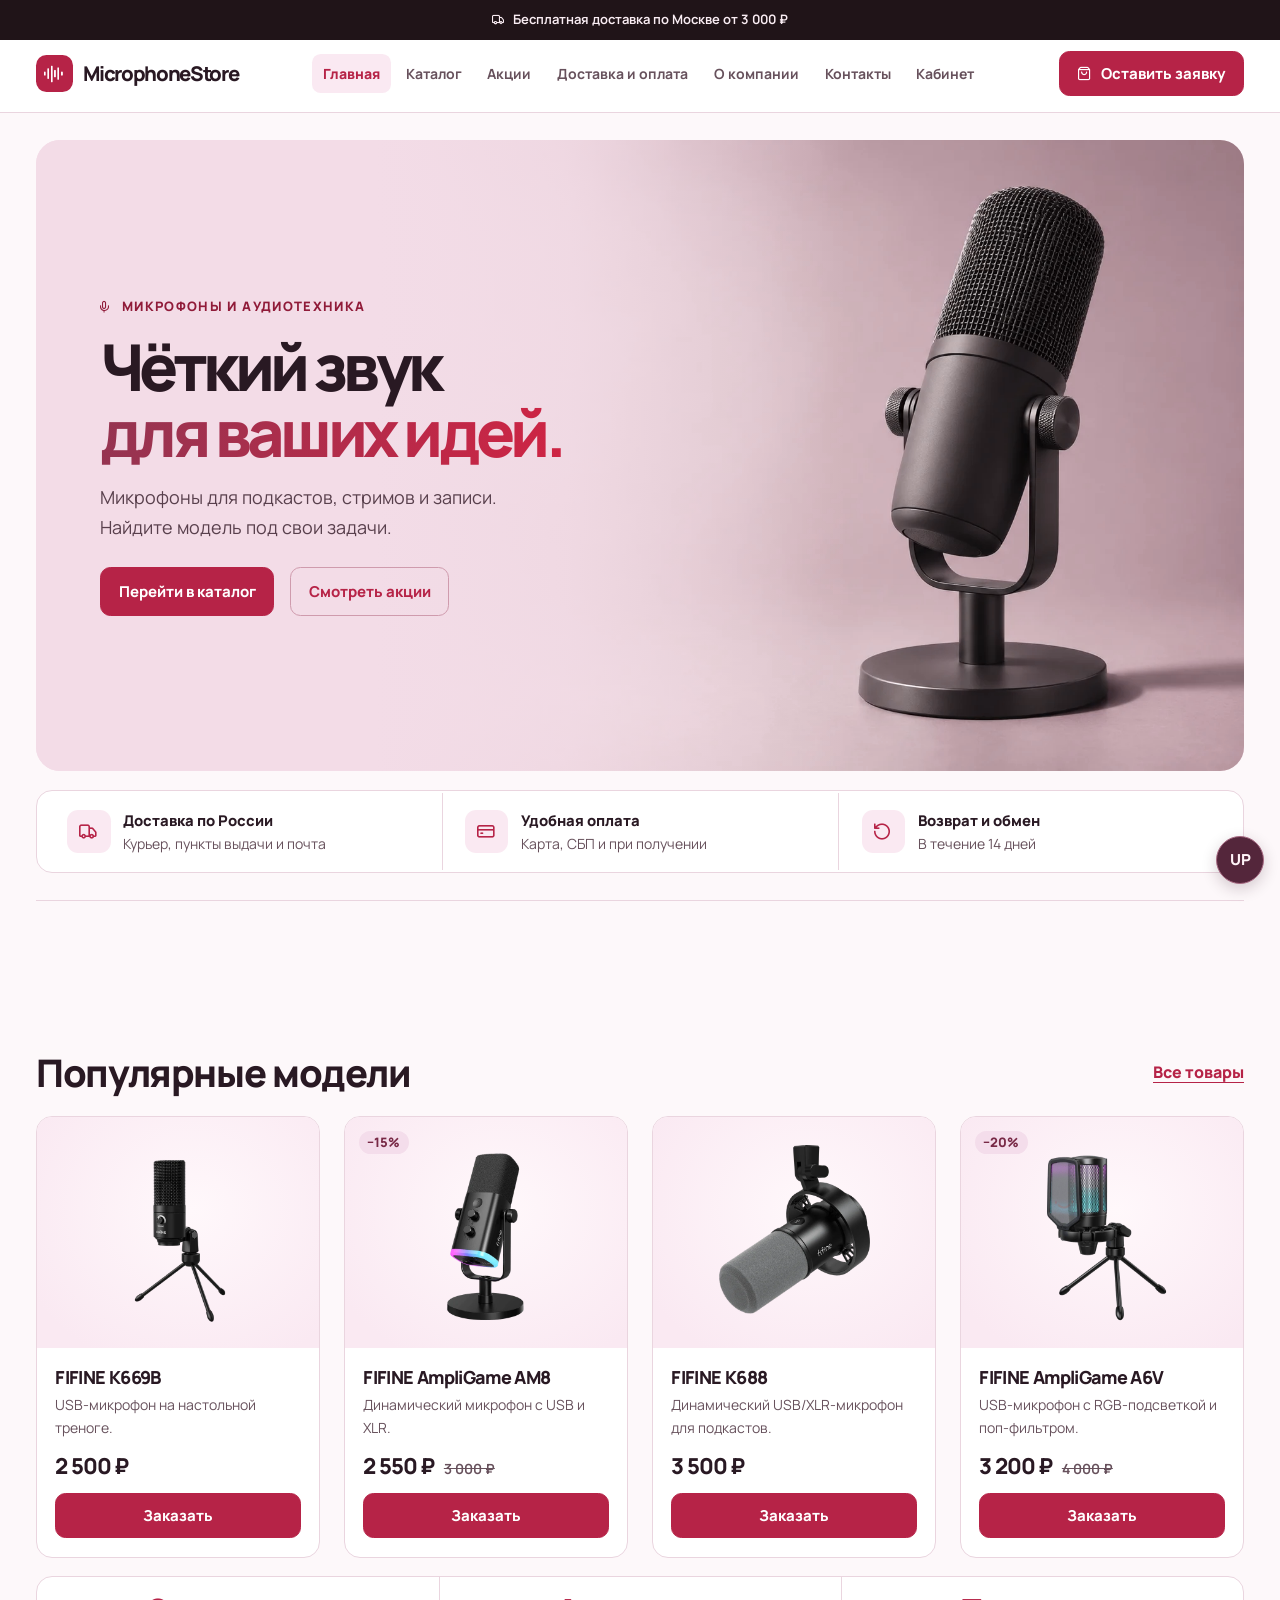
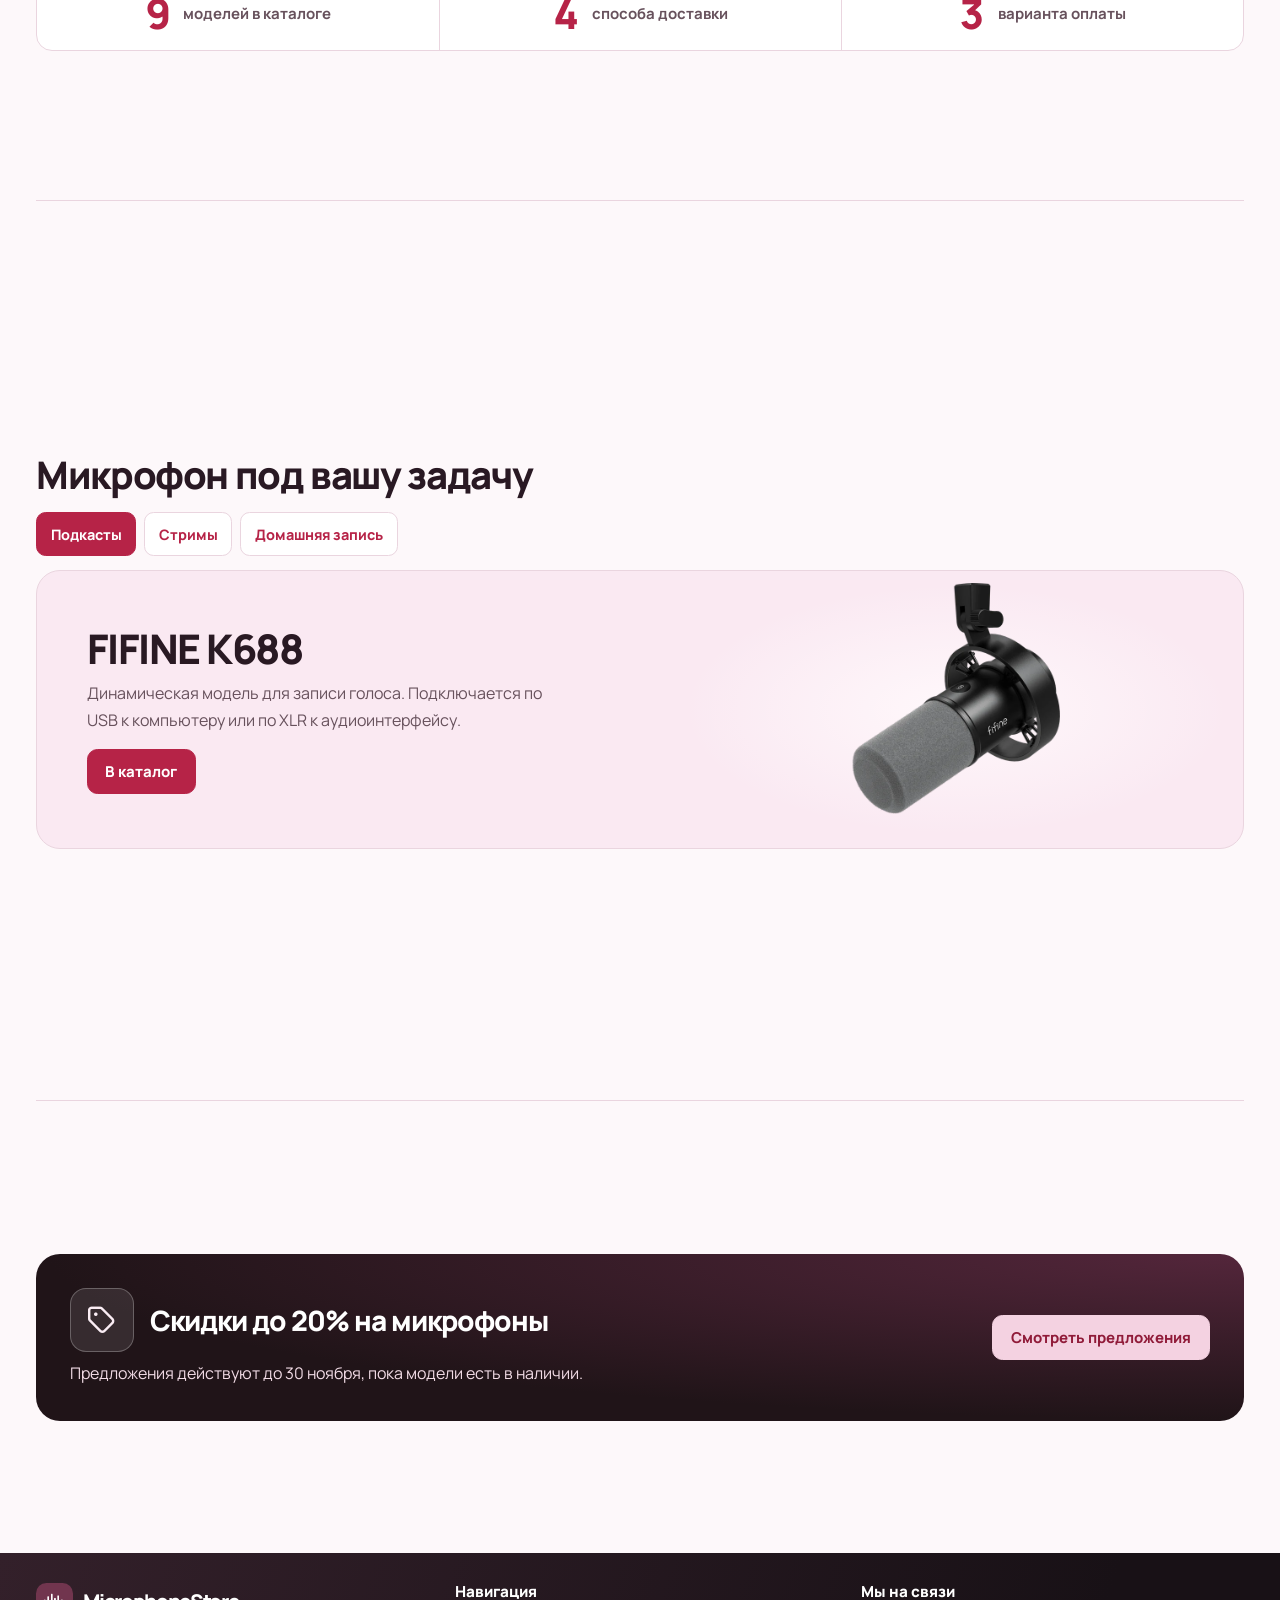
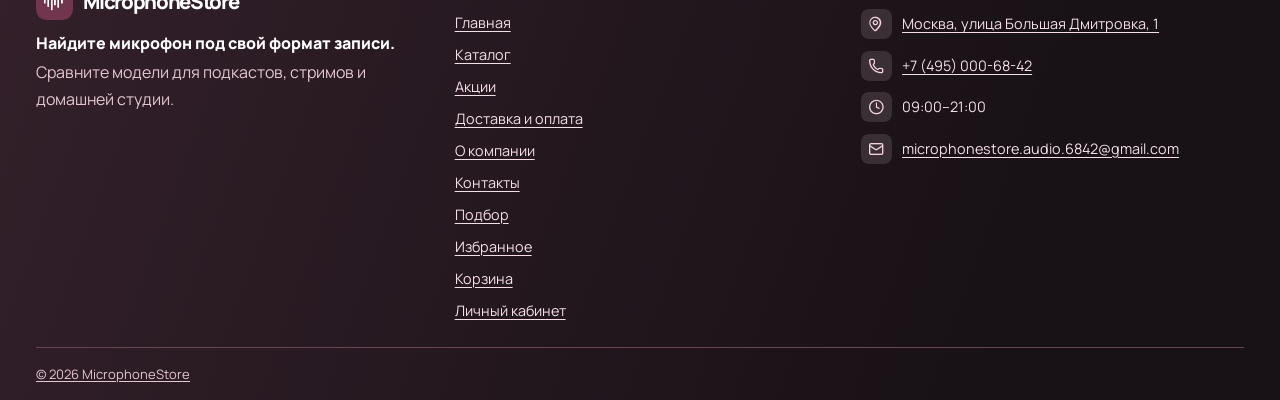
<file: index.html>
<!doctype html>
<html lang="ru" class="screen-document">

<head>
    <meta charset="utf-8">
    <meta name="viewport" content="width=device-width, initial-scale=1">
    <meta name="description" content="Каталог микрофонов для подкастов, стримов и записи. Цены, акции, условия доставки и форма заявки MicrophoneStore.">
    <meta name="theme-color" content="#202940">
    <meta property="og:type" content="website">
    <meta property="og:title" content="MicrophoneStore — микрофоны для записи, подкастов и стримов">
    <meta property="og:description" content="Каталог микрофонов для подкастов, стримов и записи. Цены, акции, условия доставки и форма заявки MicrophoneStore.">
    <title>MicrophoneStore — микрофоны для записи, подкастов и стримов</title>
    <link rel="icon" href="images/favicon.png?v=lucide" type="image/png">
    <link rel="stylesheet" href="css/layout.css">
    <link rel="stylesheet" href="css/style.css">
    <link rel="stylesheet" href="css/home.css">
    <script src="js/main.js" defer></script>
    <script src="js/shop.js" defer></script>
</head>

<body class="storefront screen-page" id="top">
    <a class="btn btn-primary position-absolute visually-hidden-focusable skip-link" href="#main">Перейти к содержанию</a>
    <header class="site-header">
        <div class="shop-announcement">
            <a href="delivery.html#delivery"><i class="icon icon-truck" aria-hidden="true"></i>Бесплатная доставка по Москве от 3 000 ₽</a>
        </div>
        <nav class="navbar navbar-expand-xl shop-nav" aria-label="Основная навигация">
            <div class="container">
                <a class="shop-brand navbar-brand" href="index.html">
                    <span class="shop-brand__mark"><i class="icon icon-soundwave" aria-hidden="true"></i></span>
                    <span>MicrophoneStore</span>
                </a>
                <button class="navbar-toggler" type="button" data-disclosure aria-controls="shop-nav" aria-expanded="false" aria-label="Показать меню">
          <i class="icon icon-list" aria-hidden="true"></i>
        </button>
                <div class="collapse navbar-collapse" id="shop-nav">
                    <ul class="navbar-nav mx-xl-auto gap-1">
                        <li class="nav-item"><a class="nav-link active" href="index.html" aria-current="page">Главная</a></li>
                        <li class="nav-item"><a class="nav-link" href="catalog.html">Каталог</a></li>
                        <li class="nav-item"><a class="nav-link" href="sales.html">Акции</a></li>
                        <li class="nav-item"><a class="nav-link" href="delivery.html">Доставка и оплата</a></li>
                        <li class="nav-item"><a class="nav-link" href="about.html">О компании</a></li>
                        <li class="nav-item"><a class="nav-link" href="contacts.html">Контакты</a></li>
                        <li class="nav-item"><a class="nav-link" href="account.html">Кабинет</a></li>
                    </ul>
                    <div class="pt-3 pt-xl-0"><button class="btn btn-primary" type="button" data-order><i class="icon icon-bag" aria-hidden="true"></i>Оставить заявку</button></div>
                </div>
            </div>
        </nav>
    </header>
    <nav class="mobile-nav" aria-label="Быстрый доступ">
        <a class="mobile-nav__link" href="index.html" aria-current="page">
            <span class="mobile-nav__icon" aria-hidden="true">
        <i class="icon icon-house"></i>
      </span>
            <span>Главная</span>
        </a>
        <a class="mobile-nav__link" href="catalog.html">
            <span class="mobile-nav__icon" aria-hidden="true">
        <i class="icon icon-layout-grid"></i>
      </span>
            <span>Каталог</span>
        </a>
        <a class="mobile-nav__link" href="favorites.html">
            <span class="mobile-nav__icon" aria-hidden="true">
        <i class="icon icon-heart"></i>
      </span>
            <span>Избранное</span>
        </a>
        <a class="mobile-nav__link" href="cart.html">
            <span class="mobile-nav__icon" aria-hidden="true">
        <i class="icon icon-shopping-cart"></i>
        <span class="mobile-nav__count" data-cart-count hidden></span>
            </span>
            <span>Корзина</span>
        </a>
    </nav>
    <main class="container screen-layout" id="main" tabindex="-1">
        <div class="screen-section home-intro">
            <section class="hero" aria-labelledby="hero-title">
                <picture class="hero__photo">
                    <source media="(max-width: 767px)" srcset="images/hero-microphone-mobile.webp">
                    <img src="images/hero-microphone.webp" width="1500" height="1000" alt="" fetchpriority="high">
                </picture>
                <div class="hero__body">
                    <span class="hero__category"><i class="icon icon-mic" aria-hidden="true"></i>Микрофоны и аудиотехника</span>
                    <h1 class="hero__title" id="hero-title">Чёткий звук <span class="d-block">для ваших идей.</span></h1>
                    <p class="hero__description">Микрофоны для подкастов, стримов и записи. Найдите модель под свои задачи.</p>
                    <div class="hero__actions d-flex flex-wrap gap-2 gap-sm-3">
                        <a class="btn btn-primary" href="catalog.html">Перейти в каталог</a>
                        <a class="btn btn-outline-primary" href="sales.html">Смотреть акции</a>
                    </div>
                </div>
            </section>

            <section class="shop-perks" id="advantages" aria-label="Доставка, оплата и возврат">
                <ul class="row row-cols-3 list-unstyled mb-0">
                    <li class="col">
                        <a href="delivery.html#delivery">
                            <span class="shop-icon"><i class="icon icon-truck" aria-hidden="true"></i></span>
                            <span><strong>Доставка по России</strong><small>Курьер, пункты выдачи и почта</small></span>
                        </a>
                    </li>
                    <li class="col">
                        <a href="delivery.html#payment">
                            <span class="shop-icon"><i class="icon icon-credit-card" aria-hidden="true"></i></span>
                            <span><strong>Удобная оплата</strong><small>Карта, СБП и при получении</small></span>
                        </a>
                    </li>
                    <li class="col">
                        <a href="delivery.html#returns">
                            <span class="shop-icon"><i class="icon icon-arrow-repeat" aria-hidden="true"></i></span>
                            <span><strong>Возврат и обмен</strong><small>В течение 14 дней</small></span>
                        </a>
                    </li>
                </ul>
            </section>
        </div>

        <section class="screen-section home-products" id="popular" aria-labelledby="popular-title">
            <div class="section-heading">
                <h2 id="popular-title">Популярные модели</h2>
                <a class="shop-link" href="catalog.html">Все товары</a>
            </div>
            <div class="row products-grid row-cols-2 row-cols-lg-4 g-3 g-xl-4">
                <div class="col" id="product-4" data-price="2500" data-popular>
                    <article class="card product-card h-100">
                        <div class="product-card__media">
                            <img class="product-card__image" src="images/product-4.webp" alt="Микрофон FIFINE K669B" loading="lazy" decoding="async">
                        </div>
                        <div class="card-body">
                            <h3 class="product-card__title">FIFINE K669B</h3>
                            <p class="product-card__description">USB-микрофон на настольной треноге.</p>
                            <p class="product-card__price">
                                <span>2 500 ₽</span>
                            </p>
                            <button class="btn btn-primary product-card__button" type="button" data-order data-product="FIFINE K669B" aria-label="Заказать FIFINE K669B">Заказать</button>
                        </div>
                    </article>
                </div>
                <div class="col" id="product-5" data-price="2550" data-discount data-popular>
                    <article class="card product-card h-100">
                        <div class="product-card__media">
                            <img class="product-card__image" src="images/product-5.webp" alt="Микрофон FIFINE AmpliGame AM8" loading="lazy" decoding="async">
                            <span class="badge rounded-pill product-card__badge"><span class="visually-hidden">Скидка </span>−15%</span>
                        </div>
                        <div class="card-body">
                            <h3 class="product-card__title">FIFINE AmpliGame AM8</h3>
                            <p class="product-card__description">Динамический микрофон с USB и XLR.</p>
                            <p class="product-card__price">
                                <span>2 550 ₽</span>
                                <s class="product-card__old-price"><span class="visually-hidden">Прежняя цена </span>3 000 ₽</s>
                            </p>
                            <button class="btn btn-primary product-card__button" type="button" data-order data-product="FIFINE AmpliGame AM8" aria-label="Заказать FIFINE AmpliGame AM8">Заказать</button>
                        </div>
                    </article>
                </div>
                <div class="col" id="product-6" data-price="3500" data-popular>
                    <article class="card product-card h-100">
                        <div class="product-card__media">
                            <img class="product-card__image" src="images/product-6.webp" alt="Микрофон FIFINE K688" loading="lazy" decoding="async">
                        </div>
                        <div class="card-body">
                            <h3 class="product-card__title">FIFINE K688</h3>
                            <p class="product-card__description">Динамический USB/XLR-микрофон для подкастов.</p>
                            <p class="product-card__price">
                                <span>3 500 ₽</span>
                            </p>
                            <button class="btn btn-primary product-card__button" type="button" data-order data-product="FIFINE K688" aria-label="Заказать FIFINE K688">Заказать</button>
                        </div>
                    </article>
                </div>
                <div class="col" id="product-7" data-price="3200" data-discount data-popular>
                    <article class="card product-card h-100">
                        <div class="product-card__media">
                            <img class="product-card__image" src="images/product-7.webp" alt="Микрофон FIFINE AmpliGame A6V" loading="lazy" decoding="async">
                            <span class="badge rounded-pill product-card__badge"><span class="visually-hidden">Скидка </span>−20%</span>
                        </div>
                        <div class="card-body">
                            <h3 class="product-card__title">FIFINE AmpliGame A6V</h3>
                            <p class="product-card__description">USB-микрофон с RGB-подсветкой и поп-фильтром.</p>
                            <p class="product-card__price">
                                <span>3 200 ₽</span>
                                <s class="product-card__old-price"><span class="visually-hidden">Прежняя цена </span>4 000 ₽</s>
                            </p>
                            <button class="btn btn-primary product-card__button" type="button" data-order data-product="FIFINE AmpliGame A6V" aria-label="Заказать FIFINE AmpliGame A6V">Заказать</button>
                        </div>
                    </article>
                </div>
            </div>
            <ul class="home-stats list-unstyled mb-0" id="home-stats" aria-label="MicrophoneStore в цифрах">
                <li class="home-stat">
                    <strong class="home-stat__number" data-count-up aria-hidden="true">9</strong>
                    <span><span class="visually-hidden">9 </span>моделей в каталоге</span>
                </li>
                <li class="home-stat">
                    <strong class="home-stat__number" data-count-up aria-hidden="true">4</strong>
                    <span><span class="visually-hidden">4 </span>способа доставки</span>
                </li>
                <li class="home-stat">
                    <strong class="home-stat__number" data-count-up aria-hidden="true">3</strong>
                    <span><span class="visually-hidden">3 </span>варианта оплаты</span>
                </li>
            </ul>
        </section>

        <section class="screen-section home-guide" id="choose" aria-labelledby="choose-title">
            <h2 id="choose-title">Микрофон под вашу задачу</h2>
            <div class="nav nav-pills home-guide__tabs" role="tablist" aria-label="Задача записи">
                <button class="nav-link active" id="tab-podcasts" type="button" role="tab" aria-controls="pane-podcasts" aria-selected="true">Подкасты</button>
                <button class="nav-link" id="tab-streaming" type="button" role="tab" aria-controls="pane-streaming" aria-selected="false" tabindex="-1">Стримы</button>
                <button class="nav-link" id="tab-recording" type="button" role="tab" aria-controls="pane-recording" aria-selected="false" tabindex="-1">Домашняя запись</button>
            </div>
            <div class="tab-content">
                <div class="tab-pane active" id="pane-podcasts" role="tabpanel" aria-labelledby="tab-podcasts" tabindex="0">
                    <div class="guide-card">
                        <div class="guide-card__body">
                            <h3>FIFINE K688</h3>
                            <p>Динамическая модель для записи голоса. Подключается по USB к компьютеру или по XLR к аудиоинтерфейсу.</p>
                            <a class="btn btn-primary" href="catalog.html#product-6" aria-label="Посмотреть FIFINE K688 в каталоге">В каталог</a>
                        </div>
                        <div class="guide-card__media">
                            <img src="images/product-6.webp" alt="" width="600" height="600" loading="lazy" decoding="async">
                        </div>
                    </div>
                </div>
                <div class="tab-pane" hidden id="pane-streaming" role="tabpanel" aria-labelledby="tab-streaming" tabindex="0">
                    <div class="guide-card">
                        <div class="guide-card__body">
                            <h3>FIFINE AmpliGame A6V</h3>
                            <p>Настольная USB-модель с RGB-подсветкой и поп-фильтром для игрового стола.</p>
                            <a class="btn btn-primary" href="catalog.html#product-7" aria-label="Посмотреть FIFINE AmpliGame A6V в каталоге">В каталог</a>
                        </div>
                        <div class="guide-card__media">
                            <img src="images/product-7.webp" alt="" width="600" height="600" loading="lazy" decoding="async">
                        </div>
                    </div>
                </div>
                <div class="tab-pane" hidden id="pane-recording" role="tabpanel" aria-labelledby="tab-recording" tabindex="0">
                    <div class="guide-card">
                        <div class="guide-card__body">
                            <h3>FIFINE K669B</h3>
                            <p>Компактная USB-модель на треноге для записи за рабочим столом.</p>
                            <a class="btn btn-primary" href="catalog.html#product-4" aria-label="Посмотреть FIFINE K669B в каталоге">В каталог</a>
                        </div>
                        <div class="guide-card__media">
                            <img src="images/product-4.webp" alt="" width="600" height="600" loading="lazy" decoding="async">
                        </div>
                    </div>
                </div>
            </div>
        </section>

        <section class="screen-section" aria-labelledby="promo-title">
            <div class="promo-panel home-sale d-flex align-items-start align-items-md-center justify-content-between flex-column flex-md-row gap-3">
                <div>
                    <div class="d-flex align-items-center gap-3 mb-2">
                        <span class="promo-panel__icon"><i class="icon icon-tag" aria-hidden="true"></i></span>
                        <h2 class="h3 mb-0" id="promo-title">Скидки до 20% на микрофоны</h2>
                    </div>
                    <p class="mb-0">Предложения действуют до <time datetime="2026-11-30">30 ноября</time>, пока модели есть в наличии.</p>
                </div>
                <a class="btn btn-light flex-shrink-0" href="sales.html">Смотреть предложения</a>
            </div>
        </section>
    </main>
    <footer class="site-footer home-footer" id="contacts">
        <div class="container">
            <div class="row g-4 gx-lg-5">
                <div class="col-lg-4">
                    <a class="shop-brand" href="index.html">
                        <span class="shop-brand__mark"><i class="icon icon-soundwave" aria-hidden="true"></i></span>
                        <span>MicrophoneStore</span>
                    </a>
                    <p class="home-footer__lead">Найдите микрофон под свой формат записи.</p>
                    <p class="home-footer__description">Сравните модели для подкастов, стримов и домашней студии.</p>
                </div>

                <div class="col-lg-8">
                    <div class="row g-4">
                        <nav class="col-sm-6" aria-labelledby="footer-nav-title">
                            <h2 id="footer-nav-title">Навигация</h2>
                            <ul class="list-unstyled site-footer__links d-grid mb-0">
                                <li><a href="index.html" aria-current="page">Главная</a></li>
                                <li><a href="catalog.html">Каталог</a></li>
                                <li><a href="sales.html">Акции</a></li>
                                <li><a href="delivery.html">Доставка и оплата</a></li>
                                <li><a href="about.html">О компании</a></li>
                                <li><a href="contacts.html">Контакты</a></li>
                                <li><a href="index.html#choose">Подбор</a></li>
                                <li><a href="favorites.html">Избранное</a></li>
                                <li><a href="cart.html">Корзина</a></li>
                                <li><a href="account.html">Личный кабинет</a></li>
                            </ul>
                        </nav>

                        <section class="col-sm-6" aria-labelledby="footer-contact-title">
                            <h2 id="footer-contact-title">Мы на связи</h2>
                            <address class="mb-0">
                <ul class="list-unstyled site-footer__contacts mb-0">
                  <li>
                    <i class="icon icon-geo-alt site-footer__contact-icon" aria-hidden="true"></i>
                    <a href="https://yandex.ru/maps/?text=%D0%9C%D0%BE%D1%81%D0%BA%D0%B2%D0%B0%2C%20%D1%83%D0%BB%D0%B8%D1%86%D0%B0%20%D0%91%D0%BE%D0%BB%D1%8C%D1%88%D0%B0%D1%8F%20%D0%94%D0%BC%D0%B8%D1%82%D1%80%D0%BE%D0%B2%D0%BA%D0%B0%2C%201">
                      Москва, улица Большая Дмитровка, 1
                    </a>
                  </li>
                  <li>
                    <i class="icon icon-telephone site-footer__contact-icon" aria-hidden="true"></i>
                    <a href="tel:+74950006842">+7 (495) 000-68-42</a>
                  </li>
                  <li>
                    <i class="icon icon-clock site-footer__contact-icon" aria-hidden="true"></i>
                    <span><span class="visually-hidden">Режим работы </span>09:00–21:00</span>
                  </li>
                  <li>
                    <i class="icon icon-envelope site-footer__contact-icon" aria-hidden="true"></i>
                    <a href="mailto:microphonestore.audio.6842@gmail.com">microphonestore.audio.6842@gmail.com</a>
                  </li>
                </ul>
              </address>
                        </section>
                    </div>
                </div>
            </div>

            <div class="site-footer__fine">
                <span>© 2026 MicrophoneStore</span>
            </div>
        </div>
    </footer>
    <a class="page-up" href="#top" id="page-up" aria-label="Вернуться к началу страницы">UP</a>
    <dialog class="order-dialog" id="order-dialog" aria-labelledby="order-dialog-title" aria-describedby="order-dialog-text">
        <form class="modal-content" id="order-form" novalidate>
            <div class="modal-header">
                <div>
                    <h2 class="modal-title" id="order-dialog-title">Оформление заявки</h2>
                    <p class="mb-0 mt-1" id="selected-product-summary" hidden></p>
                </div>
                <button class="btn-close" type="button" data-close-dialog aria-label="Закрыть"></button>
            </div>
            <div class="modal-body">
                <p class="order-dialog__notice" id="order-dialog-text">Демо-форма. Используйте тестовые данные.</p>
                <input type="hidden" id="selected-product" name="selected-product">
                <div class="row g-3">
                    <div class="col-sm-6">
                        <label class="form-label" for="order-name">Имя</label>
                        <input class="form-control" id="order-name" name="name" autocomplete="given-name" minlength="2" required>
                        <div class="invalid-feedback">Укажите имя из двух или более символов.</div>
                    </div>
                    <div class="col-sm-6">
                        <label class="form-label" for="order-email">Электронная почта</label>
                        <input class="form-control" id="order-email" name="email" type="email" autocomplete="email" required>
                        <div class="invalid-feedback">Укажите адрес электронной почты.</div>
                    </div>
                    <div class="col-sm-6">
                        <label class="form-label" for="order-phone">Телефон</label>
                        <input class="form-control" id="order-phone" name="phone" type="tel" inputmode="tel" autocomplete="tel" placeholder="+7 (900) 000-00-00" aria-describedby="order-phone-feedback" required>
                        <div class="invalid-feedback" id="order-phone-feedback">Укажите номер телефона с кодом города или оператора.</div>
                    </div>
                    <div class="col-sm-6">
                        <label class="form-label" for="order-date">Удобная дата связи</label>
                        <input class="form-control" id="order-date" name="date" type="date">
                    </div>
                    <div class="col-12">
                        <label class="form-label" for="order-topic">Тема заявки</label>
                        <select class="form-select" id="order-topic" name="topic" required>
              <option value="">Выберите тему</option>
              <option value="product">Заказ товара</option>
              <option value="consultation">Консультация</option>
              <option value="delivery">Доставка</option>
            </select>
                        <div class="invalid-feedback">Выберите тему заявки.</div>
                    </div>
                    <div class="col-12">
                        <label class="form-label" for="order-comment">Комментарий <span class="fw-normal text-body-secondary">(по желанию)</span></label>
                        <textarea class="form-control" id="order-comment" name="comment" rows="2" maxlength="500"></textarea>
                    </div>
                    <div class="col-12">
                        <div class="form-check">
                            <input class="form-check-input" id="order-agreement" name="agreement" type="checkbox" required>
                            <label class="form-check-label" for="order-agreement">Подтверждаю, что использую тестовые данные</label>
                            <div class="invalid-feedback">Подтвердите использование тестовых данных.</div>
                        </div>
                    </div>
                </div>
            </div>
            <div class="modal-footer">
                <button class="btn btn-outline-primary" type="button" id="close-order-dialog" data-close-dialog>Закрыть</button>
                <button class="btn btn-primary" type="submit" disabled>Проверить заявку</button>
            </div>
        </form>
    </dialog>
    <div class="toast-container position-fixed end-0 p-3" aria-live="polite" aria-atomic="true">
        <div class="toast" id="success-message" role="status" hidden>
            <div class="d-flex align-items-center gap-2">
                <div class="toast-body"><i class="icon icon-check-circle" aria-hidden="true"></i> Демо-заявка прошла проверку.</div>
                <button class="btn-close ms-auto me-3" type="button" data-close-notice aria-label="Закрыть уведомление"></button>
            </div>
        </div>
    </div>
</body>

</html>
</file>
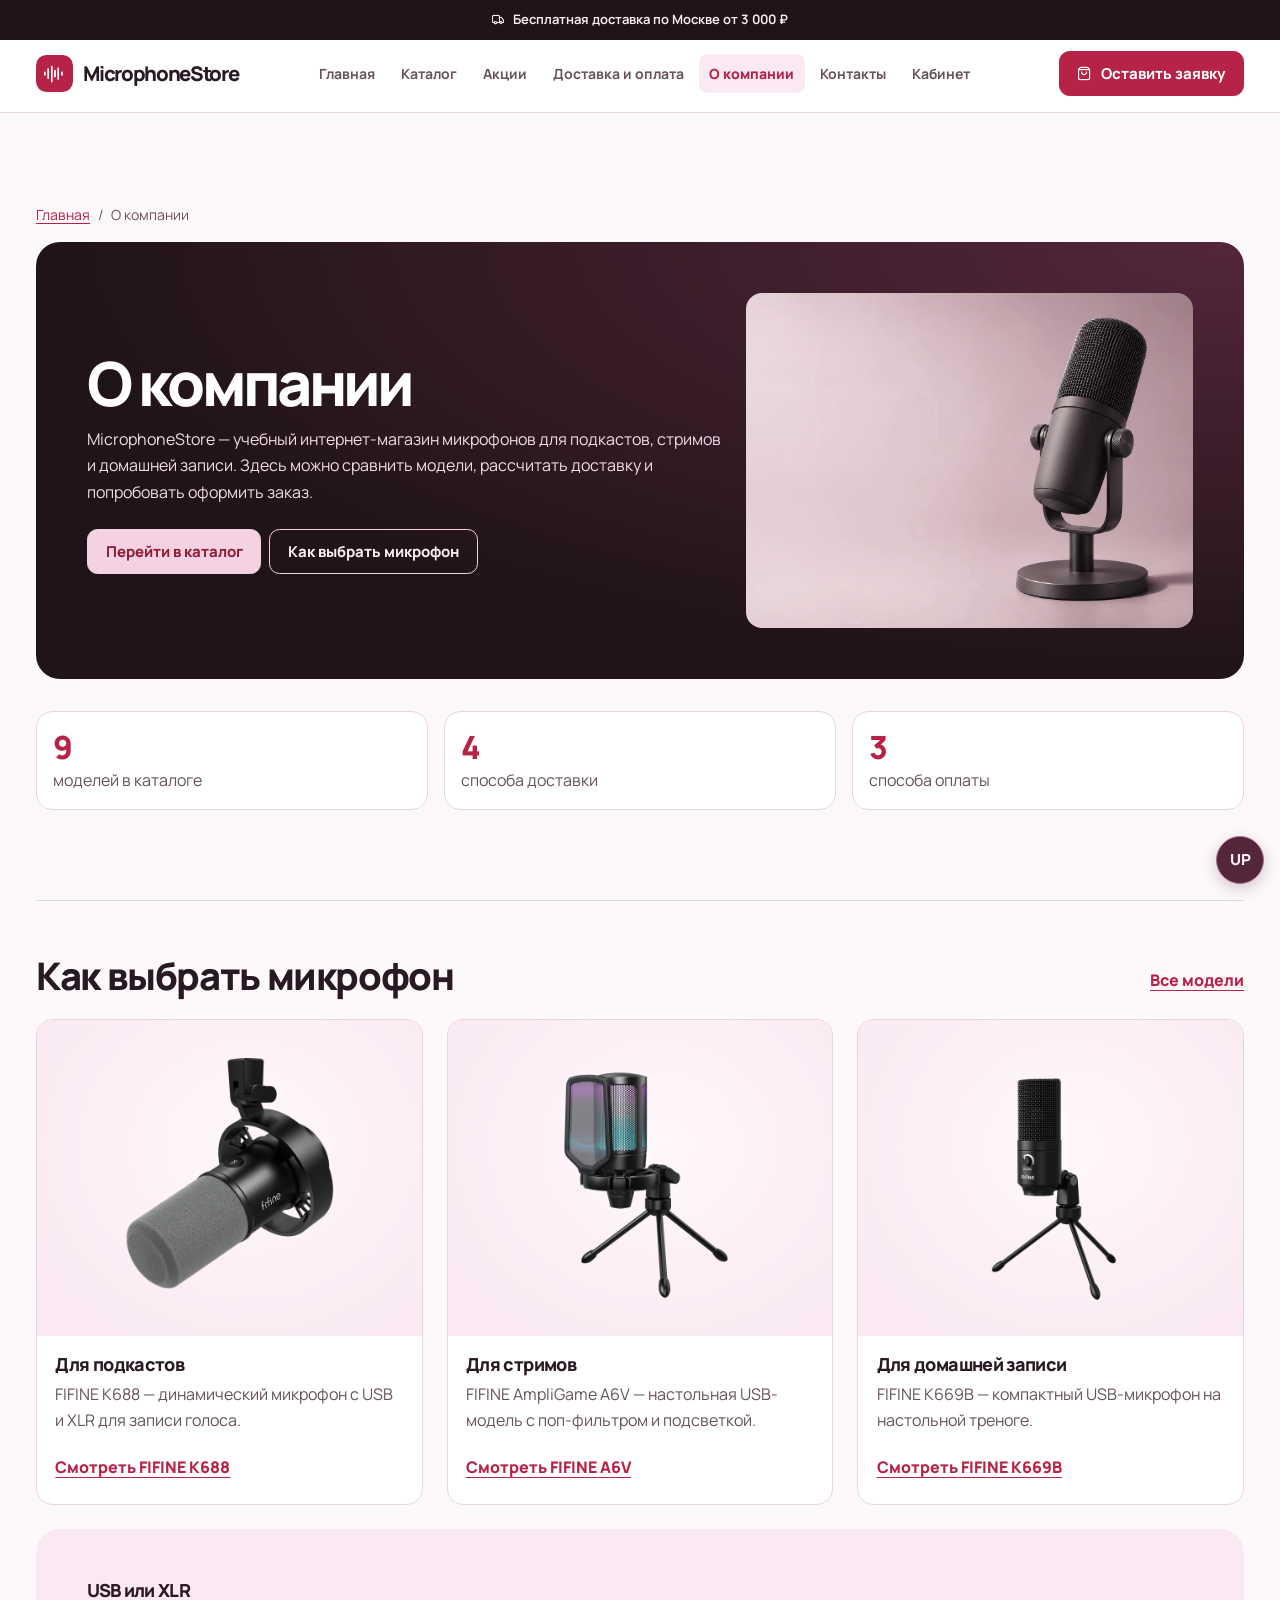
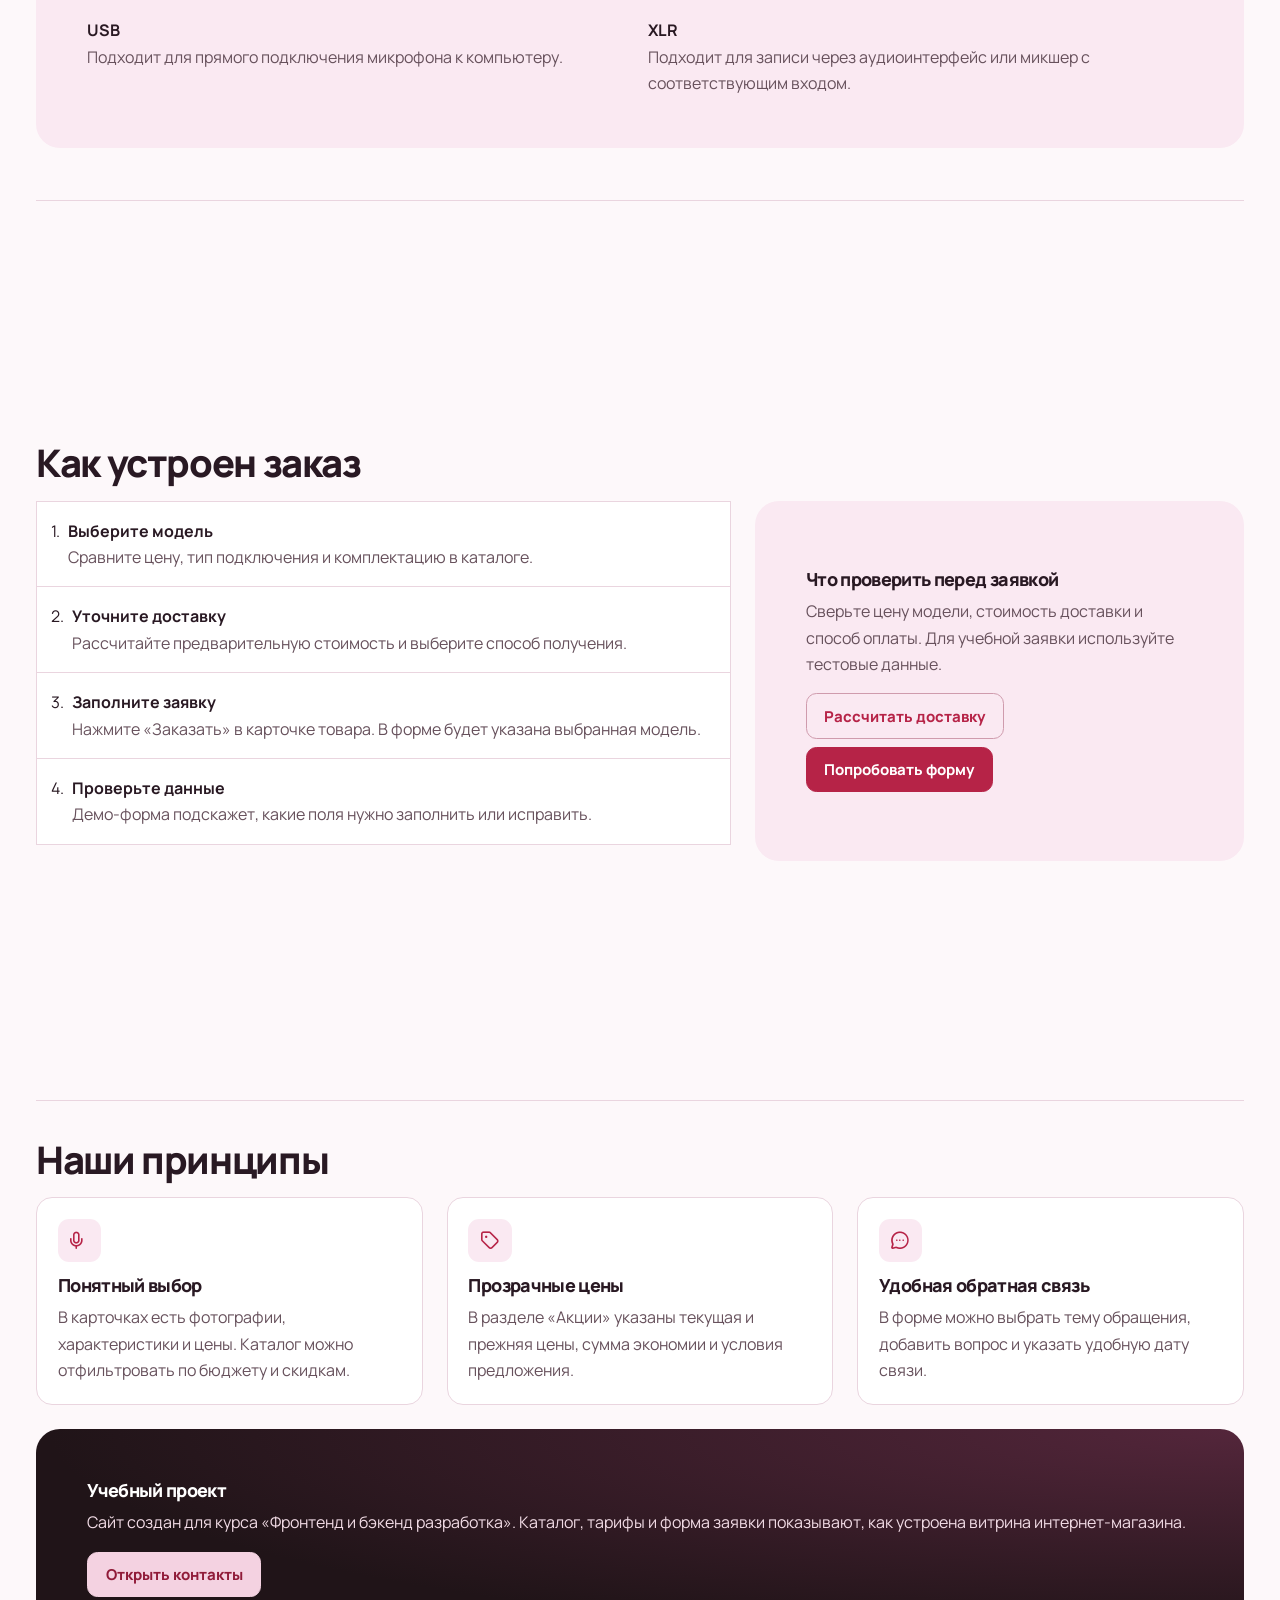
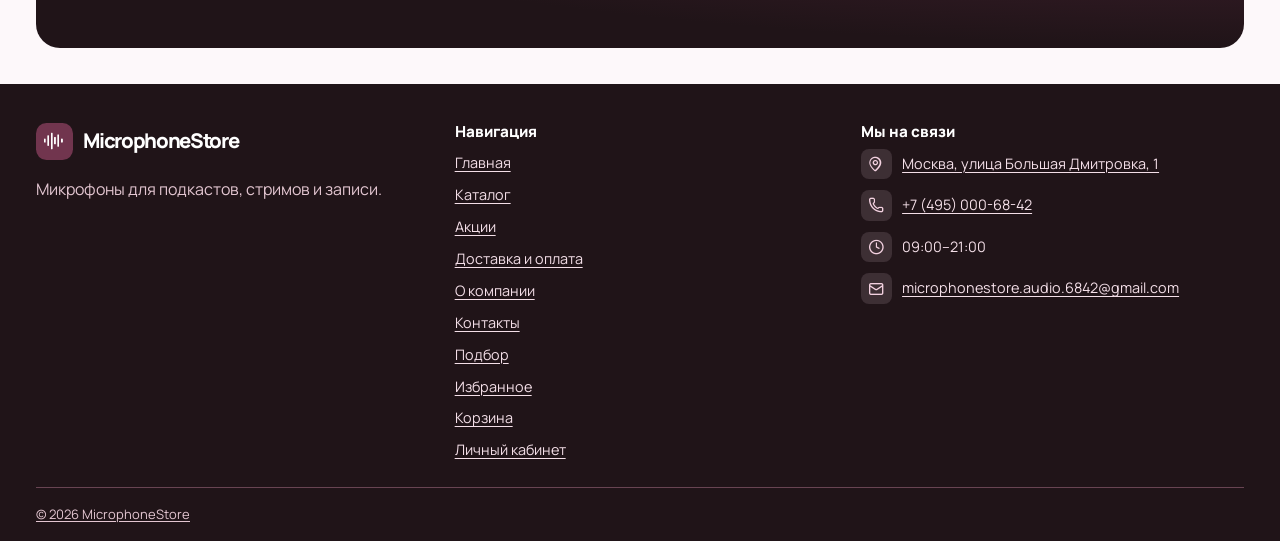
<file: about.html>
<!doctype html>
<html lang="ru" class="screen-document">

<head>
    <meta charset="utf-8">
    <meta name="viewport" content="width=device-width, initial-scale=1">
    <meta name="description" content="О проекте MicrophoneStore, учебном интернет-магазине микрофонов и аудиотехники.">
    <meta name="theme-color" content="#202940">
    <meta property="og:type" content="website">
    <meta property="og:title" content="О компании — MicrophoneStore">
    <meta property="og:description" content="О проекте MicrophoneStore, учебном интернет-магазине микрофонов и аудиотехники.">
    <title>О компании — MicrophoneStore</title>
    <link rel="icon" href="images/favicon.png?v=lucide" type="image/png">
    <link rel="stylesheet" href="css/layout.css">
    <link rel="stylesheet" href="css/style.css">
    <script src="js/main.js" defer></script>
    <script src="js/shop.js" defer></script>
</head>

<body class="storefront screen-page" id="top">
    <a class="btn btn-primary position-absolute visually-hidden-focusable skip-link" href="#main">Перейти к содержанию</a>
    <header class="site-header">
        <div class="shop-announcement">
            <a href="delivery.html#delivery"><i class="icon icon-truck" aria-hidden="true"></i>Бесплатная доставка по Москве от 3 000 ₽</a>
        </div>
        <nav class="navbar navbar-expand-lg shop-nav" aria-label="Основная навигация">
            <div class="container">
                <a class="shop-brand navbar-brand" href="index.html">
                    <span class="shop-brand__mark"><i class="icon icon-soundwave" aria-hidden="true"></i></span>
                    <span>MicrophoneStore</span>
                </a>
                <div class="navbar-collapse d-flex flex-wrap gap-2 pt-lg-0" id="shop-nav">
                    <ul class="navbar-nav flex-row flex-wrap mx-lg-auto gap-1">
                        <li class="nav-item"><a class="nav-link" href="index.html">Главная</a></li>
                        <li class="nav-item"><a class="nav-link" href="catalog.html">Каталог</a></li>
                        <li class="nav-item"><a class="nav-link" href="sales.html">Акции</a></li>
                        <li class="nav-item"><a class="nav-link" href="delivery.html">Доставка и оплата</a></li>
                        <li class="nav-item"><a class="nav-link active" href="about.html" aria-current="page">О компании</a></li>
                        <li class="nav-item"><a class="nav-link" href="contacts.html">Контакты</a></li>
                        <li class="nav-item"><a class="nav-link" href="account.html">Кабинет</a></li>
                    </ul>
                    <button class="btn btn-primary flex-shrink-0" type="button" data-order>
            <i class="icon icon-bag" aria-hidden="true"></i>Оставить заявку
          </button>
                </div>
            </div>
        </nav>
    </header>
    <nav class="mobile-nav" aria-label="Быстрый доступ">
        <a class="mobile-nav__link" href="index.html">
            <span class="mobile-nav__icon" aria-hidden="true">
        <i class="icon icon-house"></i>
      </span>
            <span>Главная</span>
        </a>
        <a class="mobile-nav__link" href="catalog.html">
            <span class="mobile-nav__icon" aria-hidden="true">
        <i class="icon icon-layout-grid"></i>
      </span>
            <span>Каталог</span>
        </a>
        <a class="mobile-nav__link" href="favorites.html">
            <span class="mobile-nav__icon" aria-hidden="true">
        <i class="icon icon-heart"></i>
      </span>
            <span>Избранное</span>
        </a>
        <a class="mobile-nav__link" href="cart.html">
            <span class="mobile-nav__icon" aria-hidden="true">
        <i class="icon icon-shopping-cart"></i>
        <span class="mobile-nav__count" data-cart-count hidden></span>
            </span>
            <span>Корзина</span>
        </a>
    </nav>
    <main class="container screen-layout" id="main" tabindex="-1">
        <div class="screen-section">
            <nav aria-label="Хлебные крошки">
                <ol class="breadcrumb">
                    <li class="breadcrumb-item"><a href="index.html">Главная</a></li>
                    <li class="breadcrumb-item active" aria-current="page">О компании</li>
                </ol>
            </nav>

            <section class="page-intro promo-panel" aria-labelledby="page-title">
                <div class="row g-4 align-items-center">
                    <div class="col-lg-7">
                        <h1 id="page-title">О компании</h1>
                        <p>MicrophoneStore — учебный интернет-магазин микрофонов для подкастов, стримов и домашней записи. Здесь можно сравнить модели, рассчитать доставку и попробовать оформить заказ.</p>
                        <div class="d-flex flex-wrap gap-2 mt-4">
                            <a class="btn btn-light" href="catalog.html">Перейти в каталог</a>
                            <a class="btn btn-outline-light" href="#about-choice">Как выбрать микрофон</a>
                        </div>
                    </div>
                    <div class="col-lg-5">
                        <div class="ratio ratio-4x3 rounded-4 overflow-hidden">
                            <img class="object-fit-cover" src="images/hero-microphone.webp" width="1500" height="1000" alt="Настольный микрофон">
                        </div>
                    </div>
                </div>
            </section>

            <h2 class="visually-hidden" id="numbers-title">MicrophoneStore в цифрах</h2>
            <ul class="row row-cols-3 g-2 g-md-3 mt-3 list-unstyled mb-0" aria-labelledby="numbers-title">
                <li class="col">
                    <a class="stats__item d-block p-2 p-md-3 text-decoration-none" href="catalog.html">
                        <strong class="stats__value">9</strong>
                        <span class="stats__label d-block">моделей в каталоге</span>
                    </a>
                </li>
                <li class="col">
                    <a class="stats__item d-block p-2 p-md-3 text-decoration-none" href="delivery.html#delivery">
                        <strong class="stats__value">4</strong>
                        <span class="stats__label d-block">способа доставки</span>
                    </a>
                </li>
                <li class="col">
                    <a class="stats__item d-block p-2 p-md-3 text-decoration-none" href="delivery.html#payment">
                        <strong class="stats__value">3</strong>
                        <span class="stats__label d-block">способа оплаты</span>
                    </a>
                </li>
            </ul>
        </div>

        <section class="screen-section" id="about-choice" aria-labelledby="about-choice-title">
            <div class="section-heading">
                <h2 id="about-choice-title">Как выбрать микрофон</h2>
                <a class="shop-link" href="catalog.html">Все модели</a>
            </div>

            <div class="row row-cols-1 row-cols-md-3 g-3 g-lg-4">
                <div class="col">
                    <article class="card product-card h-100">
                        <div class="product-card__media">
                            <img class="product-card__image" src="images/product-6.webp" alt="Микрофон FIFINE K688" width="600" height="600" loading="lazy" decoding="async">
                        </div>
                        <div class="card-body">
                            <h3 class="product-card__title">Для подкастов</h3>
                            <p>FIFINE K688 — динамический микрофон с USB и XLR для записи голоса.</p>
                            <a class="shop-link mt-auto" href="catalog.html#product-6">Смотреть FIFINE K688</a>
                        </div>
                    </article>
                </div>
                <div class="col">
                    <article class="card product-card h-100">
                        <div class="product-card__media">
                            <img class="product-card__image" src="images/product-7.webp" alt="Микрофон FIFINE AmpliGame A6V" width="600" height="600" loading="lazy" decoding="async">
                        </div>
                        <div class="card-body">
                            <h3 class="product-card__title">Для стримов</h3>
                            <p>FIFINE AmpliGame A6V — настольная USB-модель с поп-фильтром и подсветкой.</p>
                            <a class="shop-link mt-auto" href="catalog.html#product-7">Смотреть FIFINE A6V</a>
                        </div>
                    </article>
                </div>
                <div class="col">
                    <article class="card product-card h-100">
                        <div class="product-card__media">
                            <img class="product-card__image" src="images/product-4.webp" alt="Микрофон FIFINE K669B" width="600" height="600" loading="lazy" decoding="async">
                        </div>
                        <div class="card-body">
                            <h3 class="product-card__title">Для домашней записи</h3>
                            <p>FIFINE K669B — компактный USB-микрофон на настольной треноге.</p>
                            <a class="shop-link mt-auto" href="catalog.html#product-4">Смотреть FIFINE K669B</a>
                        </div>
                    </article>
                </div>
            </div>

            <div class="help-panel mt-4">
                <h3 class="mb-3">USB или XLR</h3>
                <div class="row row-cols-1 row-cols-md-2 g-3">
                    <div class="col">
                        <strong>USB</strong>
                        <p class="mb-0">Подходит для прямого подключения микрофона к компьютеру.</p>
                    </div>
                    <div class="col">
                        <strong>XLR</strong>
                        <p class="mb-0">Подходит для записи через аудиоинтерфейс или микшер с соответствующим входом.</p>
                    </div>
                </div>
            </div>
        </section>

        <section class="screen-section" id="about-order" aria-labelledby="steps-title">
            <h2 class="mb-3" id="steps-title">Как устроен заказ</h2>
            <div class="row g-3 g-lg-4">
                <div class="col-lg-7">
                    <ol class="list-group list-group-numbered">
                        <li class="list-group-item bg-white d-flex align-items-start gap-2 py-3">
                            <div><strong>Выберите модель</strong>
                                <p class="mb-0">Сравните цену, тип подключения и комплектацию в каталоге.</p>
                            </div>
                        </li>
                        <li class="list-group-item bg-white d-flex align-items-start gap-2 py-3">
                            <div><strong>Уточните доставку</strong>
                                <p class="mb-0">Рассчитайте предварительную стоимость и выберите способ получения.</p>
                            </div>
                        </li>
                        <li class="list-group-item bg-white d-flex align-items-start gap-2 py-3">
                            <div><strong>Заполните заявку</strong>
                                <p class="mb-0">Нажмите «Заказать» в карточке товара. В форме будет указана выбранная модель.</p>
                            </div>
                        </li>
                        <li class="list-group-item bg-white d-flex align-items-start gap-2 py-3">
                            <div><strong>Проверьте данные</strong>
                                <p class="mb-0">Демо-форма подскажет, какие поля нужно заполнить или исправить.</p>
                            </div>
                        </li>
                    </ol>
                </div>

                <div class="col-lg-5">
                    <div class="help-panel h-100 d-flex flex-column justify-content-center align-items-start">
                        <h3>Что проверить перед заявкой</h3>
                        <p>Сверьте цену модели, стоимость доставки и способ оплаты. Для учебной заявки используйте тестовые данные.</p>
                        <div class="d-flex flex-wrap gap-2">
                            <a class="btn btn-outline-primary" href="delivery.html#delivery-calculator">Рассчитать доставку</a>
                            <button class="btn btn-primary" type="button" data-order>Попробовать форму</button>
                        </div>
                    </div>
                </div>
            </div>
        </section>

        <section class="screen-section" id="about-project" aria-labelledby="values-title">
            <h2 class="mb-3" id="values-title">Наши принципы</h2>
            <div class="row row-cols-1 row-cols-md-3 g-3 g-lg-4">
                <div class="col">
                    <article class="info-card">
                        <span class="shop-icon"><i class="icon icon-mic" aria-hidden="true"></i></span>
                        <h3>Понятный выбор</h3>
                        <p>В карточках есть фотографии, характеристики и цены. Каталог можно отфильтровать по бюджету и скидкам.</p>
                    </article>
                </div>
                <div class="col">
                    <article class="info-card">
                        <span class="shop-icon"><i class="icon icon-tag" aria-hidden="true"></i></span>
                        <h3>Прозрачные цены</h3>
                        <p>В разделе «Акции» указаны текущая и прежняя цены, сумма экономии и условия предложения.</p>
                    </article>
                </div>
                <div class="col">
                    <article class="info-card">
                        <span class="shop-icon"><i class="icon icon-chat-dots" aria-hidden="true"></i></span>
                        <h3>Удобная обратная связь</h3>
                        <p>В форме можно выбрать тему обращения, добавить вопрос и указать удобную дату связи.</p>
                    </article>
                </div>
            </div>

            <div class="promo-panel mt-4 d-flex flex-wrap align-items-center justify-content-between gap-3">
                <div>
                    <h3 class="text-white" id="study-title">Учебный проект</h3>
                    <p class="mb-0">Сайт создан для курса «Фронтенд и бэкенд разработка». Каталог, тарифы и форма заявки показывают, как устроена витрина интернет-магазина.</p>
                </div>
                <a class="btn btn-light" href="contacts.html#feedback">Открыть контакты</a>
            </div>
        </section>
    </main>
    <footer class="site-footer" id="contacts">
        <div class="container">
            <div class="row g-4 gx-lg-5">
                <div class="col-lg-4">
                    <a class="shop-brand" href="index.html">
                        <span class="shop-brand__mark"><i class="icon icon-soundwave" aria-hidden="true"></i></span>
                        <span>MicrophoneStore</span>
                    </a>
                    <p class="mt-3 mb-0">Микрофоны для подкастов, стримов и записи.</p>
                </div>

                <div class="col-lg-8">
                    <div class="row g-4">
                        <nav class="col-sm-6" aria-labelledby="footer-nav-title">
                            <h2 id="footer-nav-title">Навигация</h2>
                            <ul class="list-unstyled site-footer__links d-grid mb-0">
                                <li><a href="index.html">Главная</a></li>
                                <li><a href="catalog.html">Каталог</a></li>
                                <li><a href="sales.html">Акции</a></li>
                                <li><a href="delivery.html">Доставка и оплата</a></li>
                                <li><a href="about.html" aria-current="page">О компании</a></li>
                                <li><a href="contacts.html">Контакты</a></li>
                                <li><a href="index.html#choose">Подбор</a></li>
                                <li><a href="favorites.html">Избранное</a></li>
                                <li><a href="cart.html">Корзина</a></li>
                                <li><a href="account.html">Личный кабинет</a></li>
                            </ul>
                        </nav>

                        <section class="col-sm-6" aria-labelledby="footer-contact-title">
                            <h2 id="footer-contact-title">Мы на связи</h2>
                            <address class="mb-0">
                <ul class="list-unstyled site-footer__contacts mb-0">
                  <li>
                    <i class="icon icon-geo-alt site-footer__contact-icon" aria-hidden="true"></i>
                    <a href="https://yandex.ru/maps/?text=%D0%9C%D0%BE%D1%81%D0%BA%D0%B2%D0%B0%2C%20%D1%83%D0%BB%D0%B8%D1%86%D0%B0%20%D0%91%D0%BE%D0%BB%D1%8C%D1%88%D0%B0%D1%8F%20%D0%94%D0%BC%D0%B8%D1%82%D1%80%D0%BE%D0%B2%D0%BA%D0%B0%2C%201">
                      Москва, улица Большая Дмитровка, 1
                    </a>
                  </li>
                  <li>
                    <i class="icon icon-telephone site-footer__contact-icon" aria-hidden="true"></i>
                    <a href="tel:+74950006842">+7 (495) 000-68-42</a>
                  </li>
                  <li>
                    <i class="icon icon-clock site-footer__contact-icon" aria-hidden="true"></i>
                    <span><span class="visually-hidden">Режим работы </span>09:00–21:00</span>
                  </li>
                  <li>
                    <i class="icon icon-envelope site-footer__contact-icon" aria-hidden="true"></i>
                    <a href="mailto:microphonestore.audio.6842@gmail.com">microphonestore.audio.6842@gmail.com</a>
                  </li>
                </ul>
              </address>
                        </section>
                    </div>
                </div>
            </div>

            <div class="site-footer__fine">
                <span>© 2026 MicrophoneStore</span>
            </div>
        </div>
    </footer>
    <a class="page-up" href="#top" id="page-up" aria-label="Вернуться к началу страницы">UP</a>
    <dialog class="order-dialog" id="order-dialog" aria-labelledby="order-dialog-title" aria-describedby="order-dialog-text">
        <form class="modal-content" id="order-form" novalidate>
            <div class="modal-header">
                <div>
                    <h2 class="modal-title" id="order-dialog-title">Оформление заявки</h2>
                    <p class="mb-0 mt-1" id="selected-product-summary" hidden></p>
                </div>
                <button class="btn-close" type="button" data-close-dialog aria-label="Закрыть"></button>
            </div>
            <div class="modal-body">
                <p class="order-dialog__notice" id="order-dialog-text">Демо-форма. Используйте тестовые данные.</p>
                <input type="hidden" id="selected-product" name="selected-product">
                <div class="row g-3">
                    <div class="col-sm-6">
                        <label class="form-label" for="order-name">Имя</label>
                        <input class="form-control" id="order-name" name="name" autocomplete="given-name" minlength="2" required>
                        <div class="invalid-feedback">Укажите имя из двух или более символов.</div>
                    </div>
                    <div class="col-sm-6">
                        <label class="form-label" for="order-email">Электронная почта</label>
                        <input class="form-control" id="order-email" name="email" type="email" autocomplete="email" required>
                        <div class="invalid-feedback">Укажите адрес электронной почты.</div>
                    </div>
                    <div class="col-sm-6">
                        <label class="form-label" for="order-phone">Телефон</label>
                        <input class="form-control" id="order-phone" name="phone" type="tel" inputmode="tel" autocomplete="tel" placeholder="+7 (900) 000-00-00" aria-describedby="order-phone-feedback" required>
                        <div class="invalid-feedback" id="order-phone-feedback">Укажите номер телефона с кодом города или оператора.</div>
                    </div>
                    <div class="col-sm-6">
                        <label class="form-label" for="order-date">Удобная дата связи</label>
                        <input class="form-control" id="order-date" name="date" type="date">
                    </div>
                    <div class="col-12">
                        <label class="form-label" for="order-topic">Тема заявки</label>
                        <select class="form-select" id="order-topic" name="topic" required>
              <option value="">Выберите тему</option>
              <option value="product">Заказ товара</option>
              <option value="consultation">Консультация</option>
              <option value="delivery">Доставка</option>
            </select>
                        <div class="invalid-feedback">Выберите тему заявки.</div>
                    </div>
                    <div class="col-12">
                        <label class="form-label" for="order-comment">Комментарий <span class="fw-normal text-body-secondary">(по желанию)</span></label>
                        <textarea class="form-control" id="order-comment" name="comment" rows="2" maxlength="500"></textarea>
                    </div>
                    <div class="col-12">
                        <div class="form-check">
                            <input class="form-check-input" id="order-agreement" name="agreement" type="checkbox" required>
                            <label class="form-check-label" for="order-agreement">Подтверждаю, что использую тестовые данные</label>
                            <div class="invalid-feedback">Подтвердите использование тестовых данных.</div>
                        </div>
                    </div>
                </div>
            </div>
            <div class="modal-footer">
                <button class="btn btn-outline-primary" type="button" id="close-order-dialog" data-close-dialog>Закрыть</button>
                <button class="btn btn-primary" type="submit" disabled>Проверить заявку</button>
            </div>
        </form>
    </dialog>
    <div class="toast-container position-fixed end-0 p-3" aria-live="polite" aria-atomic="true">
        <div class="toast" id="success-message" role="status" hidden>
            <div class="d-flex align-items-center gap-2">
                <div class="toast-body"><i class="icon icon-check-circle" aria-hidden="true"></i> Демо-заявка прошла проверку.</div>
                <button class="btn-close ms-auto me-3" type="button" data-close-notice aria-label="Закрыть уведомление"></button>
            </div>
        </div>
    </div>
</body>

</html>
</file>
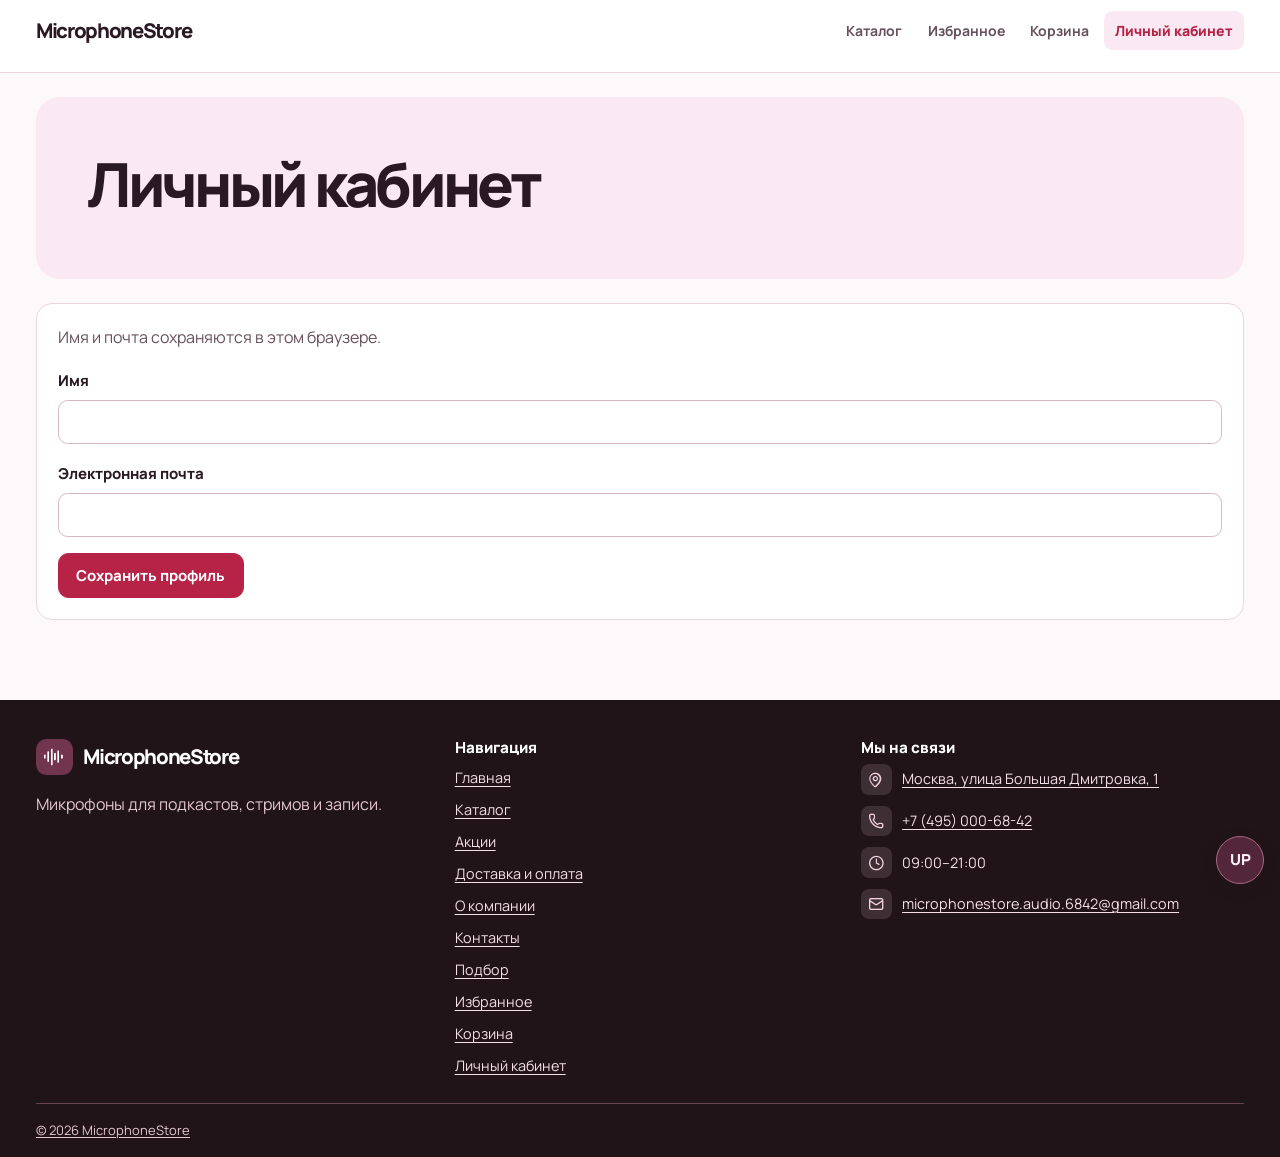
<file: account.html>
<!doctype html>
<html lang="ru" class="screen-document">

<head>
    <meta charset="utf-8">
    <meta name="viewport" content="width=device-width, initial-scale=1">
    <title>Личный кабинет — MicrophoneStore</title>
    <link rel="icon" href="images/favicon.png?v=lucide" type="image/png">
    <link rel="stylesheet" href="css/layout.css">
    <link rel="stylesheet" href="css/style.css">
    <script src="js/shop.js" defer></script>
</head>

<body class="storefront" id="top">
    <header class="site-header">
        <nav class="navbar shop-nav" aria-label="Магазин">
            <div class="container gap-2">
                <a class="shop-brand navbar-brand" href="index.html">MicrophoneStore</a>
                <ul class="nav flex-wrap gap-1">
                    <li class="nav-item shop-nav__desktop-link"><a class="nav-link" href="catalog.html">Каталог</a></li>
                    <li class="nav-item shop-nav__desktop-link"><a class="nav-link" href="favorites.html">Избранное</a></li>
                    <li class="nav-item shop-nav__desktop-link"><a class="nav-link" href="cart.html">Корзина</a></li>
                    <li class="nav-item"><a class="nav-link active" href="account.html" aria-current="page">Личный кабинет</a></li>
                </ul>
            </div>
        </nav>
    </header>
    <nav class="mobile-nav" aria-label="Быстрый доступ">
        <a class="mobile-nav__link" href="index.html">
            <span class="mobile-nav__icon" aria-hidden="true">
        <i class="icon icon-house"></i>
      </span>
            <span>Главная</span>
        </a>
        <a class="mobile-nav__link" href="catalog.html">
            <span class="mobile-nav__icon" aria-hidden="true">
        <i class="icon icon-layout-grid"></i>
      </span>
            <span>Каталог</span>
        </a>
        <a class="mobile-nav__link" href="favorites.html">
            <span class="mobile-nav__icon" aria-hidden="true">
        <i class="icon icon-heart"></i>
      </span>
            <span>Избранное</span>
        </a>
        <a class="mobile-nav__link" href="cart.html">
            <span class="mobile-nav__icon" aria-hidden="true">
        <i class="icon icon-shopping-cart"></i>
        <span class="mobile-nav__count" data-cart-count hidden></span>
            </span>
            <span>Корзина</span>
        </a>
    </nav>
    <main class="container shop-content">
        <section class="page-intro mb-4">
            <h1>Личный кабинет</h1>
        </section>
        <form class="info-card h-auto" id="profile-form">
            <p>Имя и почта сохраняются в этом браузере.</p>
            <label class="form-label" for="profile-name">Имя</label>
            <input class="form-control mb-3" id="profile-name" autocomplete="name" maxlength="100" required>
            <label class="form-label" for="profile-email">Электронная почта</label>
            <input class="form-control mb-3" id="profile-email" type="email" autocomplete="email" maxlength="254" required>
            <button class="btn btn-primary" type="submit">Сохранить профиль</button>
        </form>
        <p class="mt-3 mb-0" role="status" data-shop-status></p>
    </main>
    <footer class="site-footer" id="contacts">
        <div class="container">
            <div class="row g-4 gx-lg-5">
                <div class="col-lg-4">
                    <a class="shop-brand" href="index.html">
                        <span class="shop-brand__mark"><i class="icon icon-soundwave" aria-hidden="true"></i></span>
                        <span>MicrophoneStore</span>
                    </a>
                    <p class="mt-3 mb-0">Микрофоны для подкастов, стримов и записи.</p>
                </div>

                <div class="col-lg-8">
                    <div class="row g-4">
                        <nav class="col-sm-6" aria-labelledby="footer-nav-title">
                            <h2 id="footer-nav-title">Навигация</h2>
                            <ul class="list-unstyled site-footer__links d-grid mb-0">
                                <li><a href="index.html">Главная</a></li>
                                <li><a href="catalog.html">Каталог</a></li>
                                <li><a href="sales.html">Акции</a></li>
                                <li><a href="delivery.html">Доставка и оплата</a></li>
                                <li><a href="about.html">О компании</a></li>
                                <li><a href="contacts.html">Контакты</a></li>
                                <li><a href="index.html#choose">Подбор</a></li>
                                <li><a href="favorites.html">Избранное</a></li>
                                <li><a href="cart.html">Корзина</a></li>
                                <li><a href="account.html" aria-current="page">Личный кабинет</a></li>
                            </ul>
                        </nav>

                        <section class="col-sm-6" aria-labelledby="footer-contact-title">
                            <h2 id="footer-contact-title">Мы на связи</h2>
                            <address class="mb-0">
                <ul class="list-unstyled site-footer__contacts mb-0">
                  <li>
                    <i class="icon icon-geo-alt site-footer__contact-icon" aria-hidden="true"></i>
                    <a href="https://yandex.ru/maps/?text=%D0%9C%D0%BE%D1%81%D0%BA%D0%B2%D0%B0%2C%20%D1%83%D0%BB%D0%B8%D1%86%D0%B0%20%D0%91%D0%BE%D0%BB%D1%8C%D1%88%D0%B0%D1%8F%20%D0%94%D0%BC%D0%B8%D1%82%D1%80%D0%BE%D0%B2%D0%BA%D0%B0%2C%201">
                      Москва, улица Большая Дмитровка, 1
                    </a>
                  </li>
                  <li>
                    <i class="icon icon-telephone site-footer__contact-icon" aria-hidden="true"></i>
                    <a href="tel:+74950006842">+7 (495) 000-68-42</a>
                  </li>
                  <li>
                    <i class="icon icon-clock site-footer__contact-icon" aria-hidden="true"></i>
                    <span><span class="visually-hidden">Режим работы </span>09:00–21:00</span>
                  </li>
                  <li>
                    <i class="icon icon-envelope site-footer__contact-icon" aria-hidden="true"></i>
                    <a href="mailto:microphonestore.audio.6842@gmail.com">microphonestore.audio.6842@gmail.com</a>
                  </li>
                </ul>
              </address>
                        </section>
                    </div>
                </div>
            </div>

            <div class="site-footer__fine">
                <span>© 2026 MicrophoneStore</span>
            </div>
        </div>
    </footer>
    <a class="page-up" href="#top" id="page-up" aria-label="Вернуться к началу страницы">UP</a>
</body>

</html>
</file>
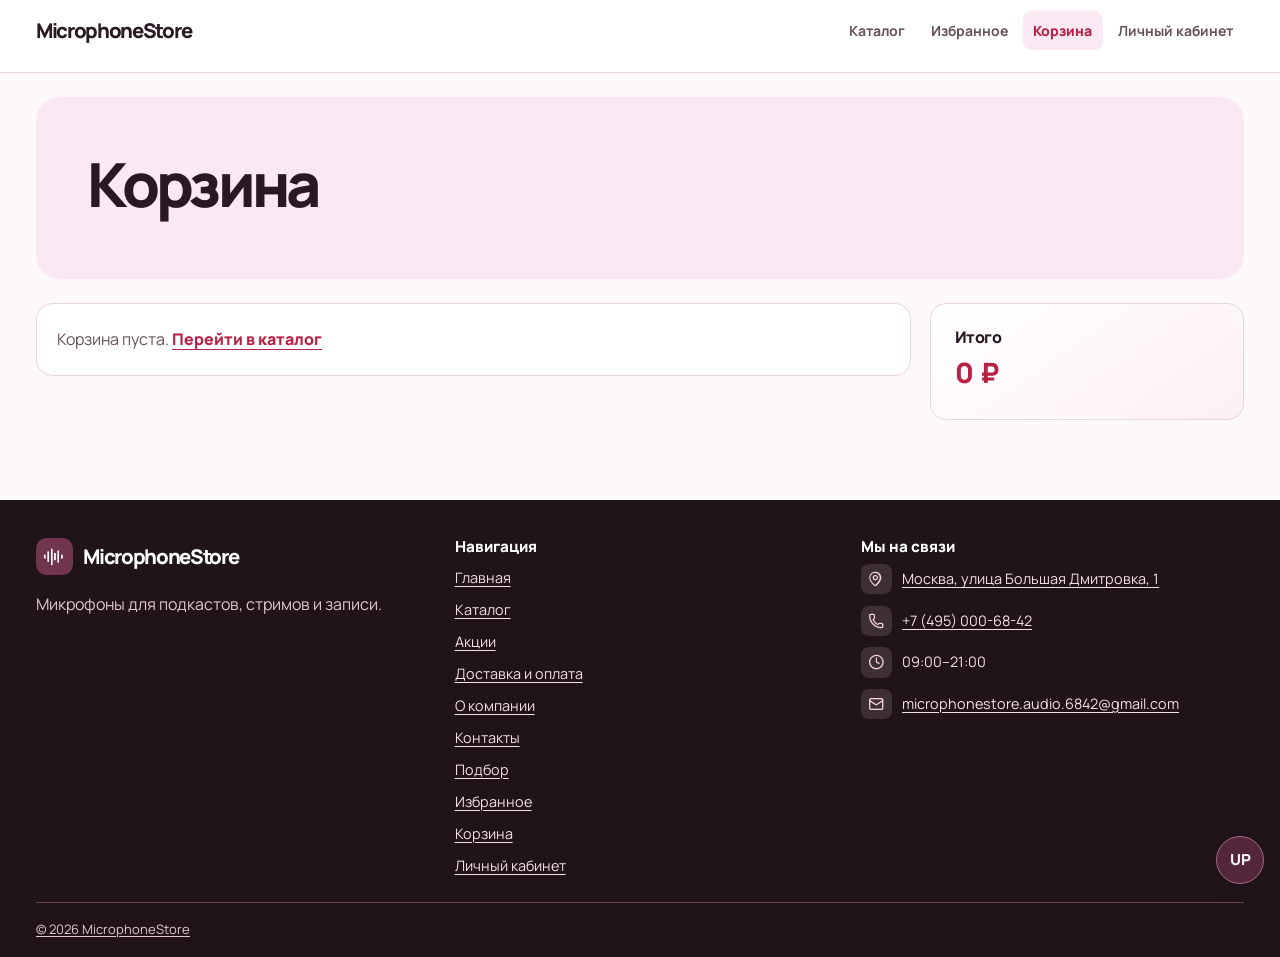
<file: cart.html>
<!doctype html>
<html lang="ru" class="screen-document">

<head>
    <meta charset="utf-8">
    <meta name="viewport" content="width=device-width, initial-scale=1">
    <title>Корзина — MicrophoneStore</title>
    <link rel="icon" href="images/favicon.png?v=lucide" type="image/png">
    <link rel="stylesheet" href="css/layout.css">
    <link rel="stylesheet" href="css/style.css">
    <script src="js/shop.js" defer></script>
</head>

<body class="storefront" id="top">
    <header class="site-header">
        <nav class="navbar shop-nav" aria-label="Магазин">
            <div class="container gap-2">
                <a class="shop-brand navbar-brand" href="index.html">MicrophoneStore</a>
                <ul class="nav flex-wrap gap-1">
                    <li class="nav-item shop-nav__desktop-link"><a class="nav-link" href="catalog.html">Каталог</a></li>
                    <li class="nav-item shop-nav__desktop-link"><a class="nav-link" href="favorites.html">Избранное</a></li>
                    <li class="nav-item shop-nav__desktop-link"><a class="nav-link active" href="cart.html" aria-current="page">Корзина</a></li>
                    <li class="nav-item"><a class="nav-link" href="account.html">Личный кабинет</a></li>
                </ul>
            </div>
        </nav>
    </header>
    <nav class="mobile-nav" aria-label="Быстрый доступ">
        <a class="mobile-nav__link" href="index.html">
            <span class="mobile-nav__icon" aria-hidden="true">
        <i class="icon icon-house"></i>
      </span>
            <span>Главная</span>
        </a>
        <a class="mobile-nav__link" href="catalog.html">
            <span class="mobile-nav__icon" aria-hidden="true">
        <i class="icon icon-layout-grid"></i>
      </span>
            <span>Каталог</span>
        </a>
        <a class="mobile-nav__link" href="favorites.html">
            <span class="mobile-nav__icon" aria-hidden="true">
        <i class="icon icon-heart"></i>
      </span>
            <span>Избранное</span>
        </a>
        <a class="mobile-nav__link" href="cart.html" aria-current="page">
            <span class="mobile-nav__icon" aria-hidden="true">
        <i class="icon icon-shopping-cart"></i>
        <span class="mobile-nav__count" data-cart-count hidden></span>
            </span>
            <span>Корзина</span>
        </a>
    </nav>
    <main class="container shop-content">
        <section class="page-intro mb-4">
            <h1>Корзина</h1>
        </section>
        <div class="cart-layout">
            <div>
                <p data-shop-empty class="saved-products__empty">Корзина пуста. <a class="shop-link" href="catalog.html">Перейти в каталог</a></p>
                <ul class="saved-products saved-products--cart" data-shop-list="cart" hidden></ul>
            </div>
            <aside class="cart-summary" aria-labelledby="cart-summary-title">
                <h2 id="cart-summary-title">Итого</h2>
                <output id="cart-total">0 ₽</output>
            </aside>
        </div>
        <p class="mt-3 mb-0" role="status" data-shop-status></p>
    </main>
    <footer class="site-footer" id="contacts">
        <div class="container">
            <div class="row g-4 gx-lg-5">
                <div class="col-lg-4">
                    <a class="shop-brand" href="index.html">
                        <span class="shop-brand__mark"><i class="icon icon-soundwave" aria-hidden="true"></i></span>
                        <span>MicrophoneStore</span>
                    </a>
                    <p class="mt-3 mb-0">Микрофоны для подкастов, стримов и записи.</p>
                </div>

                <div class="col-lg-8">
                    <div class="row g-4">
                        <nav class="col-sm-6" aria-labelledby="footer-nav-title">
                            <h2 id="footer-nav-title">Навигация</h2>
                            <ul class="list-unstyled site-footer__links d-grid mb-0">
                                <li><a href="index.html">Главная</a></li>
                                <li><a href="catalog.html">Каталог</a></li>
                                <li><a href="sales.html">Акции</a></li>
                                <li><a href="delivery.html">Доставка и оплата</a></li>
                                <li><a href="about.html">О компании</a></li>
                                <li><a href="contacts.html">Контакты</a></li>
                                <li><a href="index.html#choose">Подбор</a></li>
                                <li><a href="favorites.html">Избранное</a></li>
                                <li><a href="cart.html" aria-current="page">Корзина</a></li>
                                <li><a href="account.html">Личный кабинет</a></li>
                            </ul>
                        </nav>

                        <section class="col-sm-6" aria-labelledby="footer-contact-title">
                            <h2 id="footer-contact-title">Мы на связи</h2>
                            <address class="mb-0">
                <ul class="list-unstyled site-footer__contacts mb-0">
                  <li>
                    <i class="icon icon-geo-alt site-footer__contact-icon" aria-hidden="true"></i>
                    <a href="https://yandex.ru/maps/?text=%D0%9C%D0%BE%D1%81%D0%BA%D0%B2%D0%B0%2C%20%D1%83%D0%BB%D0%B8%D1%86%D0%B0%20%D0%91%D0%BE%D0%BB%D1%8C%D1%88%D0%B0%D1%8F%20%D0%94%D0%BC%D0%B8%D1%82%D1%80%D0%BE%D0%B2%D0%BA%D0%B0%2C%201">
                      Москва, улица Большая Дмитровка, 1
                    </a>
                  </li>
                  <li>
                    <i class="icon icon-telephone site-footer__contact-icon" aria-hidden="true"></i>
                    <a href="tel:+74950006842">+7 (495) 000-68-42</a>
                  </li>
                  <li>
                    <i class="icon icon-clock site-footer__contact-icon" aria-hidden="true"></i>
                    <span><span class="visually-hidden">Режим работы </span>09:00–21:00</span>
                  </li>
                  <li>
                    <i class="icon icon-envelope site-footer__contact-icon" aria-hidden="true"></i>
                    <a href="mailto:microphonestore.audio.6842@gmail.com">microphonestore.audio.6842@gmail.com</a>
                  </li>
                </ul>
              </address>
                        </section>
                    </div>
                </div>
            </div>

            <div class="site-footer__fine">
                <span>© 2026 MicrophoneStore</span>
            </div>
        </div>
    </footer>
    <a class="page-up" href="#top" id="page-up" aria-label="Вернуться к началу страницы">UP</a>
</body>

</html>
</file>
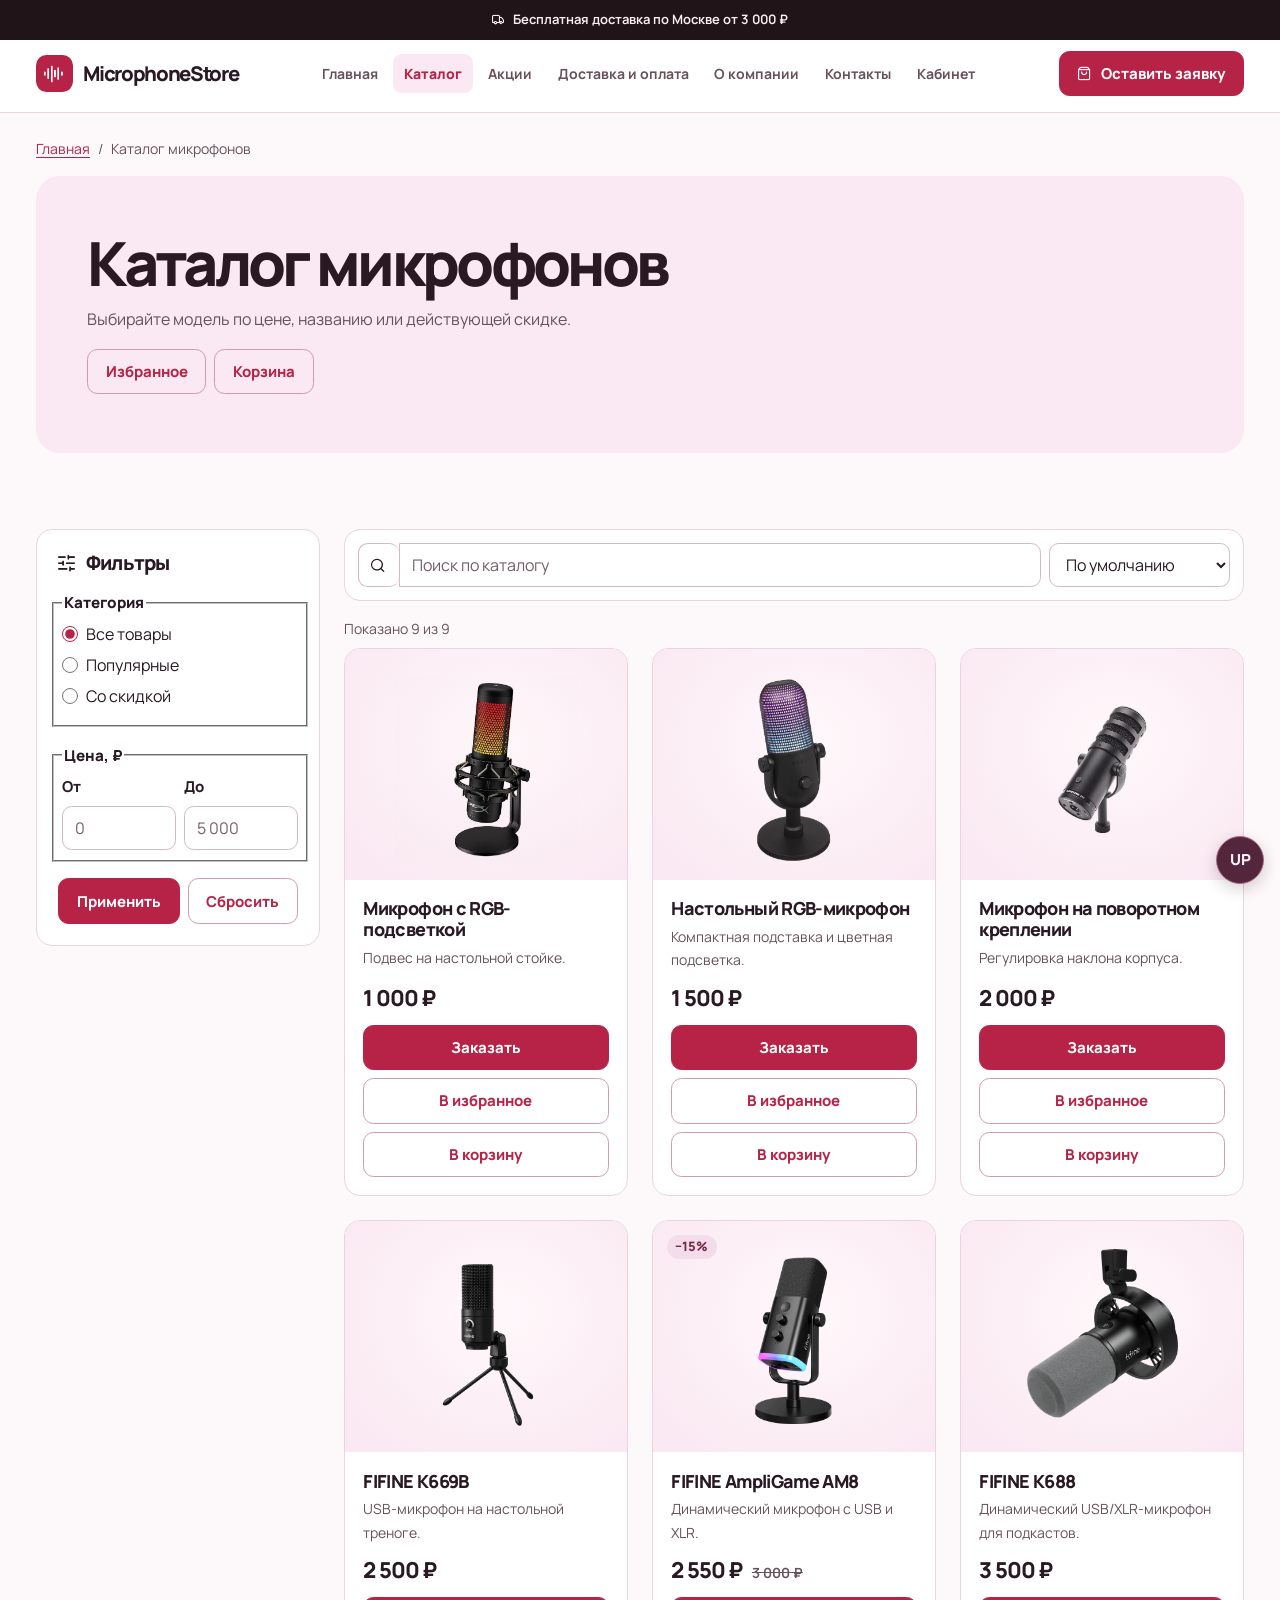
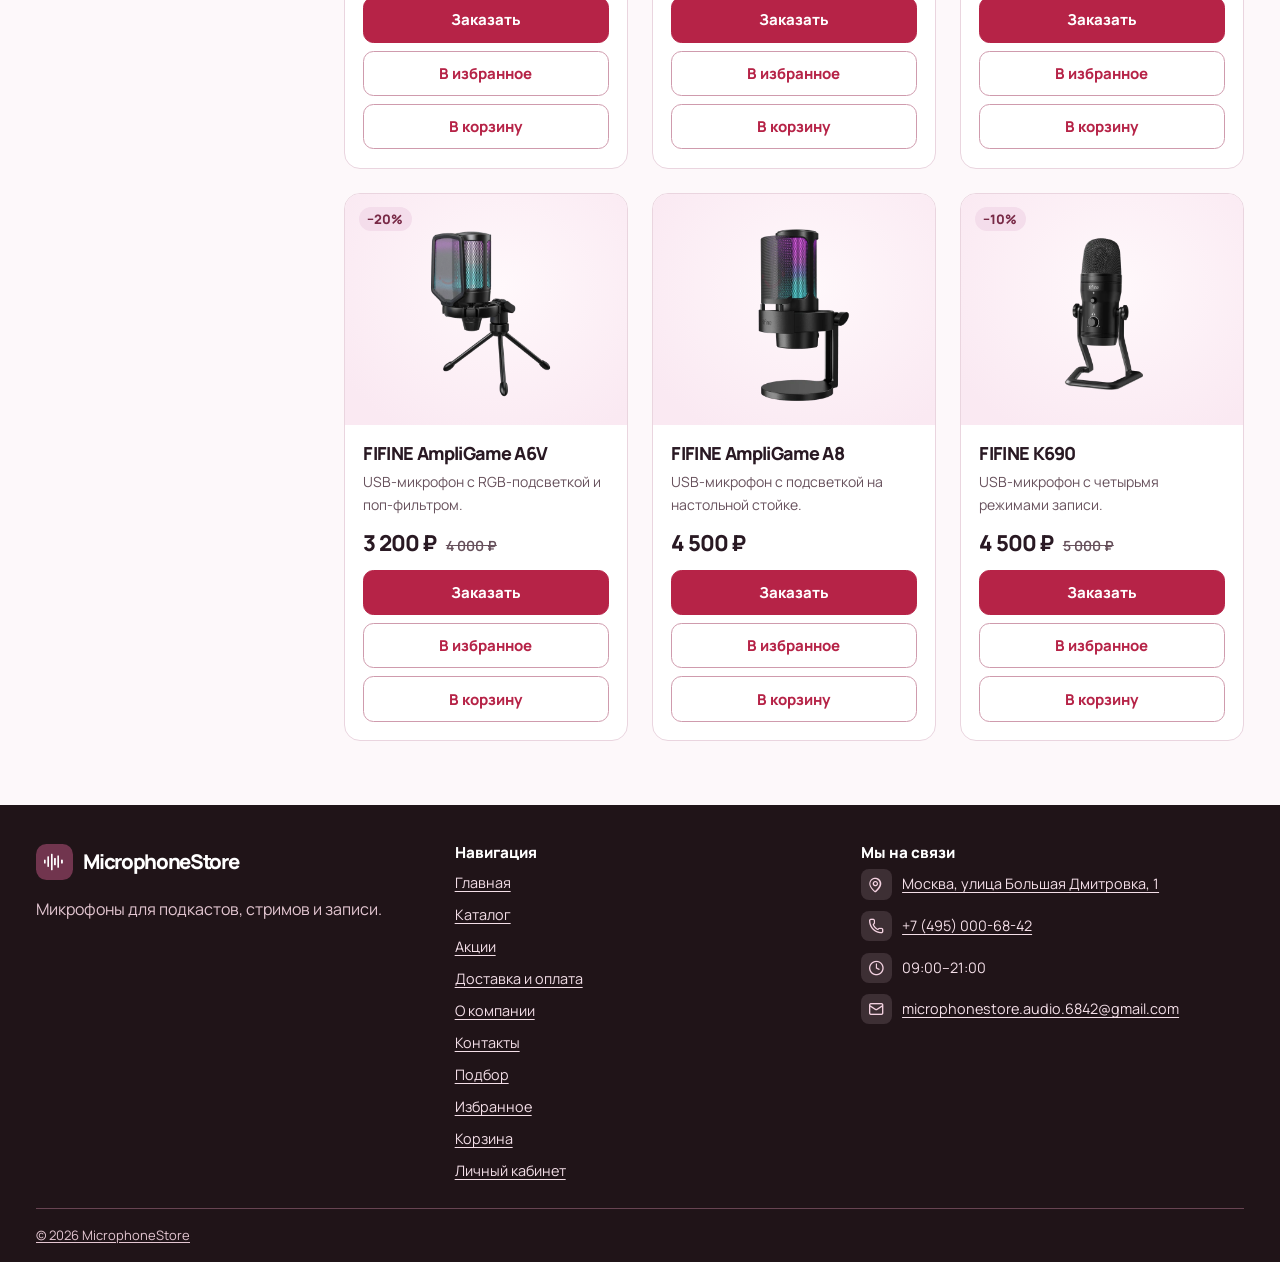
<file: catalog.html>
<!doctype html>
<html lang="ru" class="screen-document">

<head>
    <meta charset="utf-8">
    <meta name="viewport" content="width=device-width, initial-scale=1">
    <meta name="description" content="Сравните микрофоны по цене и выберите модель для записи, подкастов или стримов.">
    <meta name="theme-color" content="#202940">
    <meta property="og:type" content="website">
    <meta property="og:title" content="Каталог микрофонов — MicrophoneStore">
    <meta property="og:description" content="Сравните микрофоны по цене и выберите модель для записи, подкастов или стримов.">
    <title>Каталог микрофонов — MicrophoneStore</title>
    <link rel="icon" href="images/favicon.png?v=lucide" type="image/png">
    <link rel="stylesheet" href="css/layout.css">
    <link rel="stylesheet" href="css/style.css">
    <script src="js/main.js" defer></script>
    <script src="js/shop.js" defer></script>
</head>

<body class="storefront" id="top">
    <a class="btn btn-primary position-absolute visually-hidden-focusable skip-link" href="#main">Перейти к содержанию</a>
    <header class="site-header">
        <div class="shop-announcement">
            <a href="delivery.html#delivery"><i class="icon icon-truck" aria-hidden="true"></i>Бесплатная доставка по Москве от 3 000 ₽</a>
        </div>
        <nav class="navbar navbar-expand-xl shop-nav" aria-label="Основная навигация">
            <div class="container">
                <a class="shop-brand navbar-brand" href="index.html">
                    <span class="shop-brand__mark"><i class="icon icon-soundwave" aria-hidden="true"></i></span>
                    <span>MicrophoneStore</span>
                </a>
                <button class="navbar-toggler" type="button" data-disclosure aria-controls="shop-nav" aria-expanded="false" aria-label="Показать меню">
          <i class="icon icon-list" aria-hidden="true"></i>
        </button>
                <div class="collapse navbar-collapse" id="shop-nav">
                    <ul class="navbar-nav mx-xl-auto gap-1">
                        <li class="nav-item"><a class="nav-link" href="index.html">Главная</a></li>
                        <li class="nav-item"><a class="nav-link active" href="catalog.html" aria-current="page">Каталог</a></li>
                        <li class="nav-item"><a class="nav-link" href="sales.html">Акции</a></li>
                        <li class="nav-item"><a class="nav-link" href="delivery.html">Доставка и оплата</a></li>
                        <li class="nav-item"><a class="nav-link" href="about.html">О компании</a></li>
                        <li class="nav-item"><a class="nav-link" href="contacts.html">Контакты</a></li>
                        <li class="nav-item"><a class="nav-link" href="account.html">Кабинет</a></li>
                    </ul>
                    <div class="pt-3 pt-xl-0"><button class="btn btn-primary" type="button" data-order><i class="icon icon-bag" aria-hidden="true"></i>Оставить заявку</button></div>
                </div>
            </div>
        </nav>
    </header>
    <nav class="mobile-nav" aria-label="Быстрый доступ">
        <a class="mobile-nav__link" href="index.html">
            <span class="mobile-nav__icon" aria-hidden="true">
        <i class="icon icon-house"></i>
      </span>
            <span>Главная</span>
        </a>
        <a class="mobile-nav__link" href="catalog.html" aria-current="page">
            <span class="mobile-nav__icon" aria-hidden="true">
        <i class="icon icon-layout-grid"></i>
      </span>
            <span>Каталог</span>
        </a>
        <a class="mobile-nav__link" href="favorites.html">
            <span class="mobile-nav__icon" aria-hidden="true">
        <i class="icon icon-heart"></i>
      </span>
            <span>Избранное</span>
        </a>
        <a class="mobile-nav__link" href="cart.html">
            <span class="mobile-nav__icon" aria-hidden="true">
        <i class="icon icon-shopping-cart"></i>
        <span class="mobile-nav__count" data-cart-count hidden></span>
            </span>
            <span>Корзина</span>
        </a>
    </nav>
    <main class="container shop-content" id="main" tabindex="-1">
        <nav aria-label="Хлебные крошки">
            <ol class="breadcrumb">
                <li class="breadcrumb-item"><a href="index.html">Главная</a></li>
                <li class="breadcrumb-item active" aria-current="page">Каталог микрофонов</li>
            </ol>
        </nav>
        <section class="page-intro" aria-labelledby="page-title">
            <h1 id="page-title">Каталог микрофонов</h1>
            <p>Выбирайте модель по цене, названию или действующей скидке.</p>
            <div class="catalog-shortcuts mt-3">
                <a class="btn btn-outline-primary" href="favorites.html">Избранное</a>
                <a class="btn btn-outline-primary" href="cart.html">Корзина</a>
            </div>
            <p class="mt-2 mb-0" role="status" data-shop-status></p>
        </section>
        <section class="shop-section shop-section--compact row g-3 g-lg-4" aria-label="Товары и фильтры">
            <aside class="col-lg-3">
                <button class="btn btn-outline-primary w-100 d-lg-none catalog-filter-toggle" type="button" data-disclosure aria-expanded="false" aria-controls="filter-panel">
          <i class="icon icon-sliders" aria-hidden="true"></i>Фильтры
        </button>
                <div class="collapse d-lg-block catalog-sidebar mt-2 mt-lg-0" id="filter-panel">
                    <div class="catalog-filters">
                        <h2 class="h5 d-flex align-items-center gap-2 mb-3"><i class="icon icon-sliders" aria-hidden="true"></i>Фильтры</h2>
                        <form id="catalog-filters" novalidate>
                            <div class="row g-3">
                                <fieldset class="col-sm-6 col-lg-12">
                                    <legend>Категория</legend>
                                    <div class="form-check">
                                        <input class="form-check-input" type="radio" name="category" id="category-all" value="all" checked>
                                        <label class="form-check-label" for="category-all">Все товары</label>
                                    </div>
                                    <div class="form-check">
                                        <input class="form-check-input" type="radio" name="category" id="category-popular" value="popular">
                                        <label class="form-check-label" for="category-popular">Популярные</label>
                                    </div>
                                    <div class="form-check">
                                        <input class="form-check-input" type="radio" name="category" id="category-discount" value="discount">
                                        <label class="form-check-label" for="category-discount">Со скидкой</label>
                                    </div>
                                </fieldset>
                                <fieldset class="col-sm-6 col-lg-12">
                                    <legend>Цена, ₽</legend>
                                    <div class="row gx-2">
                                        <div class="col-6">
                                            <label class="form-label" for="price-from">От</label>
                                            <input class="form-control" id="price-from" name="min" type="number" inputmode="numeric" min="0" placeholder="0">
                                        </div>
                                        <div class="col-6">
                                            <label class="form-label" for="price-to">До</label>
                                            <input class="form-control" id="price-to" name="max" type="number" inputmode="numeric" min="0" placeholder="5 000">
                                        </div>
                                    </div>
                                </fieldset>
                                <div class="col-12 d-flex flex-wrap gap-2">
                                    <button class="btn btn-primary flex-grow-1" type="submit">Применить</button>
                                    <button class="btn btn-outline-primary flex-grow-1" type="button" data-reset-filters>Сбросить</button>
                                </div>
                            </div>
                        </form>
                    </div>
                </div>
            </aside>

            <div class="col-lg-9">
                <h2 class="visually-hidden">Товары</h2>
                <div class="catalog-tools d-flex flex-column flex-sm-row align-items-stretch gap-2">
                    <div class="input-group flex-grow-1">
                        <label class="input-group-text" for="catalog-search">
              <i class="icon icon-search" aria-hidden="true"></i><span class="visually-hidden">Поиск по каталогу</span>
            </label>
                        <input class="form-control" id="catalog-search" form="catalog-filters" name="q" type="search" placeholder="Поиск по каталогу">
                    </div>
                    <label class="visually-hidden" for="catalog-sort">Сортировка</label>
                    <select class="form-select" id="catalog-sort" form="catalog-filters" name="sort">
            <option value="default">По умолчанию</option>
            <option value="price-asc">Сначала дешевле</option>
            <option value="price-desc">Сначала дороже</option>
            <option value="name">По названию</option>
          </select>
                </div>
                <p class="catalog-count mt-3 mb-2" id="catalog-count" role="status">Показано 9 из 9</p>
                <div class="row products-grid row-cols-2 row-cols-lg-3 g-3 g-xl-4" id="catalog-grid">
                    <div class="col" id="product-1" data-price="1000">
                        <article class="card product-card h-100">
                            <div class="product-card__media">
                                <img class="product-card__image product-card__image--blend" src="images/product-1.webp" alt="Микрофон с подвесом и подсветкой" loading="lazy" decoding="async">
                            </div>
                            <div class="card-body">
                                <h3 class="product-card__title">Микрофон с RGB-подсветкой</h3>
                                <p class="product-card__description">Подвес на настольной стойке.</p>
                                <p class="product-card__price">
                                    <span>1 000 ₽</span>
                                </p>
                                <button class="btn btn-primary product-card__button" type="button" data-order data-product="Микрофон с RGB-подсветкой" aria-label="Заказать Микрофон с RGB-подсветкой">Заказать</button>
                            </div>
                        </article>
                    </div>
                    <div class="col" id="product-2" data-price="1500">
                        <article class="card product-card h-100">
                            <div class="product-card__media">
                                <img class="product-card__image product-card__image--blend" src="images/product-2.webp" alt="Микрофон на круглой подставке с подсветкой" loading="lazy" decoding="async">
                            </div>
                            <div class="card-body">
                                <h3 class="product-card__title">Настольный RGB-микрофон</h3>
                                <p class="product-card__description">Компактная подставка и цветная подсветка.</p>
                                <p class="product-card__price">
                                    <span>1 500 ₽</span>
                                </p>
                                <button class="btn btn-primary product-card__button" type="button" data-order data-product="Настольный RGB-микрофон" aria-label="Заказать Настольный RGB-микрофон">Заказать</button>
                            </div>
                        </article>
                    </div>
                    <div class="col" id="product-3" data-price="2000">
                        <article class="card product-card h-100">
                            <div class="product-card__media">
                                <img class="product-card__image product-card__image--blend" src="images/product-3.webp" alt="Микрофон на поворотном креплении" loading="lazy" decoding="async">
                            </div>
                            <div class="card-body">
                                <h3 class="product-card__title">Микрофон на поворотном креплении</h3>
                                <p class="product-card__description">Регулировка наклона корпуса.</p>
                                <p class="product-card__price">
                                    <span>2 000 ₽</span>
                                </p>
                                <button class="btn btn-primary product-card__button" type="button" data-order data-product="Микрофон на поворотном креплении" aria-label="Заказать Микрофон на поворотном креплении">Заказать</button>
                            </div>
                        </article>
                    </div>
                    <div class="col" id="product-4" data-price="2500" data-popular>
                        <article class="card product-card h-100">
                            <div class="product-card__media">
                                <img class="product-card__image" src="images/product-4.webp" alt="Микрофон FIFINE K669B" loading="lazy" decoding="async">
                            </div>
                            <div class="card-body">
                                <h3 class="product-card__title">FIFINE K669B</h3>
                                <p class="product-card__description">USB-микрофон на настольной треноге.</p>
                                <p class="product-card__price">
                                    <span>2 500 ₽</span>
                                </p>
                                <button class="btn btn-primary product-card__button" type="button" data-order data-product="FIFINE K669B" aria-label="Заказать FIFINE K669B">Заказать</button>
                            </div>
                        </article>
                    </div>
                    <div class="col" id="product-5" data-price="2550" data-discount data-popular>
                        <article class="card product-card h-100">
                            <div class="product-card__media">
                                <img class="product-card__image" src="images/product-5.webp" alt="Микрофон FIFINE AmpliGame AM8" loading="lazy" decoding="async">
                                <span class="badge rounded-pill product-card__badge"><span class="visually-hidden">Скидка </span>−15%</span>
                            </div>
                            <div class="card-body">
                                <h3 class="product-card__title">FIFINE AmpliGame AM8</h3>
                                <p class="product-card__description">Динамический микрофон с USB и XLR.</p>
                                <p class="product-card__price">
                                    <span>2 550 ₽</span>
                                    <s class="product-card__old-price"><span class="visually-hidden">Прежняя цена </span>3 000 ₽</s>
                                </p>
                                <button class="btn btn-primary product-card__button" type="button" data-order data-product="FIFINE AmpliGame AM8" aria-label="Заказать FIFINE AmpliGame AM8">Заказать</button>
                            </div>
                        </article>
                    </div>
                    <div class="col" id="product-6" data-price="3500" data-popular>
                        <article class="card product-card h-100">
                            <div class="product-card__media">
                                <img class="product-card__image" src="images/product-6.webp" alt="Микрофон FIFINE K688" loading="lazy" decoding="async">
                            </div>
                            <div class="card-body">
                                <h3 class="product-card__title">FIFINE K688</h3>
                                <p class="product-card__description">Динамический USB/XLR-микрофон для подкастов.</p>
                                <p class="product-card__price">
                                    <span>3 500 ₽</span>
                                </p>
                                <button class="btn btn-primary product-card__button" type="button" data-order data-product="FIFINE K688" aria-label="Заказать FIFINE K688">Заказать</button>
                            </div>
                        </article>
                    </div>
                    <div class="col" id="product-7" data-price="3200" data-discount data-popular>
                        <article class="card product-card h-100">
                            <div class="product-card__media">
                                <img class="product-card__image" src="images/product-7.webp" alt="Микрофон FIFINE AmpliGame A6V" loading="lazy" decoding="async">
                                <span class="badge rounded-pill product-card__badge"><span class="visually-hidden">Скидка </span>−20%</span>
                            </div>
                            <div class="card-body">
                                <h3 class="product-card__title">FIFINE AmpliGame A6V</h3>
                                <p class="product-card__description">USB-микрофон с RGB-подсветкой и поп-фильтром.</p>
                                <p class="product-card__price">
                                    <span>3 200 ₽</span>
                                    <s class="product-card__old-price"><span class="visually-hidden">Прежняя цена </span>4 000 ₽</s>
                                </p>
                                <button class="btn btn-primary product-card__button" type="button" data-order data-product="FIFINE AmpliGame A6V" aria-label="Заказать FIFINE AmpliGame A6V">Заказать</button>
                            </div>
                        </article>
                    </div>
                    <div class="col" id="product-8" data-price="4500">
                        <article class="card product-card h-100">
                            <div class="product-card__media">
                                <img class="product-card__image" src="images/product-8.webp" alt="Микрофон FIFINE AmpliGame A8" loading="lazy" decoding="async">
                            </div>
                            <div class="card-body">
                                <h3 class="product-card__title">FIFINE AmpliGame A8</h3>
                                <p class="product-card__description">USB-микрофон с подсветкой на настольной стойке.</p>
                                <p class="product-card__price">
                                    <span>4 500 ₽</span>
                                </p>
                                <button class="btn btn-primary product-card__button" type="button" data-order data-product="FIFINE AmpliGame A8" aria-label="Заказать FIFINE AmpliGame A8">Заказать</button>
                            </div>
                        </article>
                    </div>
                    <div class="col" id="product-9" data-price="4500" data-discount>
                        <article class="card product-card h-100">
                            <div class="product-card__media">
                                <img class="product-card__image" src="images/product-9.webp" alt="Микрофон FIFINE K690" loading="lazy" decoding="async">
                                <span class="badge rounded-pill product-card__badge"><span class="visually-hidden">Скидка </span>−10%</span>
                            </div>
                            <div class="card-body">
                                <h3 class="product-card__title">FIFINE K690</h3>
                                <p class="product-card__description">USB-микрофон с четырьмя режимами записи.</p>
                                <p class="product-card__price">
                                    <span>4 500 ₽</span>
                                    <s class="product-card__old-price"><span class="visually-hidden">Прежняя цена </span>5 000 ₽</s>
                                </p>
                                <button class="btn btn-primary product-card__button" type="button" data-order data-product="FIFINE K690" aria-label="Заказать FIFINE K690">Заказать</button>
                            </div>
                        </article>
                    </div>
                </div>
                <div class="catalog-empty" id="catalog-empty" hidden>
                    <h3>Товары не найдены</h3>
                    <p>Попробуйте другое название или диапазон цен.</p>
                    <button class="btn btn-outline-primary" type="button" data-reset-filters>Сбросить фильтры</button>
                </div>
            </div>
        </section>
    </main>
    <footer class="site-footer" id="contacts">
        <div class="container">
            <div class="row g-4 gx-lg-5">
                <div class="col-lg-4">
                    <a class="shop-brand" href="index.html">
                        <span class="shop-brand__mark"><i class="icon icon-soundwave" aria-hidden="true"></i></span>
                        <span>MicrophoneStore</span>
                    </a>
                    <p class="mt-3 mb-0">Микрофоны для подкастов, стримов и записи.</p>
                </div>

                <div class="col-lg-8">
                    <div class="row g-4">
                        <nav class="col-sm-6" aria-labelledby="footer-nav-title">
                            <h2 id="footer-nav-title">Навигация</h2>
                            <ul class="list-unstyled site-footer__links d-grid mb-0">
                                <li><a href="index.html">Главная</a></li>
                                <li><a href="catalog.html" aria-current="page">Каталог</a></li>
                                <li><a href="sales.html">Акции</a></li>
                                <li><a href="delivery.html">Доставка и оплата</a></li>
                                <li><a href="about.html">О компании</a></li>
                                <li><a href="contacts.html">Контакты</a></li>
                                <li><a href="index.html#choose">Подбор</a></li>
                                <li><a href="favorites.html">Избранное</a></li>
                                <li><a href="cart.html">Корзина</a></li>
                                <li><a href="account.html">Личный кабинет</a></li>
                            </ul>
                        </nav>

                        <section class="col-sm-6" aria-labelledby="footer-contact-title">
                            <h2 id="footer-contact-title">Мы на связи</h2>
                            <address class="mb-0">
                <ul class="list-unstyled site-footer__contacts mb-0">
                  <li>
                    <i class="icon icon-geo-alt site-footer__contact-icon" aria-hidden="true"></i>
                    <a href="https://yandex.ru/maps/?text=%D0%9C%D0%BE%D1%81%D0%BA%D0%B2%D0%B0%2C%20%D1%83%D0%BB%D0%B8%D1%86%D0%B0%20%D0%91%D0%BE%D0%BB%D1%8C%D1%88%D0%B0%D1%8F%20%D0%94%D0%BC%D0%B8%D1%82%D1%80%D0%BE%D0%B2%D0%BA%D0%B0%2C%201">
                      Москва, улица Большая Дмитровка, 1
                    </a>
                  </li>
                  <li>
                    <i class="icon icon-telephone site-footer__contact-icon" aria-hidden="true"></i>
                    <a href="tel:+74950006842">+7 (495) 000-68-42</a>
                  </li>
                  <li>
                    <i class="icon icon-clock site-footer__contact-icon" aria-hidden="true"></i>
                    <span><span class="visually-hidden">Режим работы </span>09:00–21:00</span>
                  </li>
                  <li>
                    <i class="icon icon-envelope site-footer__contact-icon" aria-hidden="true"></i>
                    <a href="mailto:microphonestore.audio.6842@gmail.com">microphonestore.audio.6842@gmail.com</a>
                  </li>
                </ul>
              </address>
                        </section>
                    </div>
                </div>
            </div>

            <div class="site-footer__fine">
                <span>© 2026 MicrophoneStore</span>
            </div>
        </div>
    </footer>
    <a class="page-up" href="#top" id="page-up" aria-label="Вернуться к началу страницы">UP</a>
    <dialog class="order-dialog" id="order-dialog" aria-labelledby="order-dialog-title" aria-describedby="order-dialog-text">
        <form class="modal-content" id="order-form" novalidate>
            <div class="modal-header">
                <div>
                    <h2 class="modal-title" id="order-dialog-title">Оформление заявки</h2>
                    <p class="mb-0 mt-1" id="selected-product-summary" hidden></p>
                </div>
                <button class="btn-close" type="button" data-close-dialog aria-label="Закрыть"></button>
            </div>
            <div class="modal-body">
                <p class="order-dialog__notice" id="order-dialog-text">Демо-форма. Используйте тестовые данные.</p>
                <input type="hidden" id="selected-product" name="selected-product">
                <div class="row g-3">
                    <div class="col-sm-6">
                        <label class="form-label" for="order-name">Имя</label>
                        <input class="form-control" id="order-name" name="name" autocomplete="given-name" minlength="2" required>
                        <div class="invalid-feedback">Укажите имя из двух или более символов.</div>
                    </div>
                    <div class="col-sm-6">
                        <label class="form-label" for="order-email">Электронная почта</label>
                        <input class="form-control" id="order-email" name="email" type="email" autocomplete="email" required>
                        <div class="invalid-feedback">Укажите адрес электронной почты.</div>
                    </div>
                    <div class="col-sm-6">
                        <label class="form-label" for="order-phone">Телефон</label>
                        <input class="form-control" id="order-phone" name="phone" type="tel" inputmode="tel" autocomplete="tel" placeholder="+7 (900) 000-00-00" aria-describedby="order-phone-feedback" required>
                        <div class="invalid-feedback" id="order-phone-feedback">Укажите номер телефона с кодом города или оператора.</div>
                    </div>
                    <div class="col-sm-6">
                        <label class="form-label" for="order-date">Удобная дата связи</label>
                        <input class="form-control" id="order-date" name="date" type="date">
                    </div>
                    <div class="col-12">
                        <label class="form-label" for="order-topic">Тема заявки</label>
                        <select class="form-select" id="order-topic" name="topic" required>
              <option value="">Выберите тему</option>
              <option value="product">Заказ товара</option>
              <option value="consultation">Консультация</option>
              <option value="delivery">Доставка</option>
            </select>
                        <div class="invalid-feedback">Выберите тему заявки.</div>
                    </div>
                    <div class="col-12">
                        <label class="form-label" for="order-comment">Комментарий <span class="fw-normal text-body-secondary">(по желанию)</span></label>
                        <textarea class="form-control" id="order-comment" name="comment" rows="2" maxlength="500"></textarea>
                    </div>
                    <div class="col-12">
                        <div class="form-check">
                            <input class="form-check-input" id="order-agreement" name="agreement" type="checkbox" required>
                            <label class="form-check-label" for="order-agreement">Подтверждаю, что использую тестовые данные</label>
                            <div class="invalid-feedback">Подтвердите использование тестовых данных.</div>
                        </div>
                    </div>
                </div>
            </div>
            <div class="modal-footer">
                <button class="btn btn-outline-primary" type="button" id="close-order-dialog" data-close-dialog>Закрыть</button>
                <button class="btn btn-primary" type="submit" disabled>Проверить заявку</button>
            </div>
        </form>
    </dialog>
    <div class="toast-container position-fixed end-0 p-3" aria-live="polite" aria-atomic="true">
        <div class="toast" id="success-message" role="status" hidden>
            <div class="d-flex align-items-center gap-2">
                <div class="toast-body"><i class="icon icon-check-circle" aria-hidden="true"></i> Демо-заявка прошла проверку.</div>
                <button class="btn-close ms-auto me-3" type="button" data-close-notice aria-label="Закрыть уведомление"></button>
            </div>
        </div>
    </div>
</body>

</html>
</file>
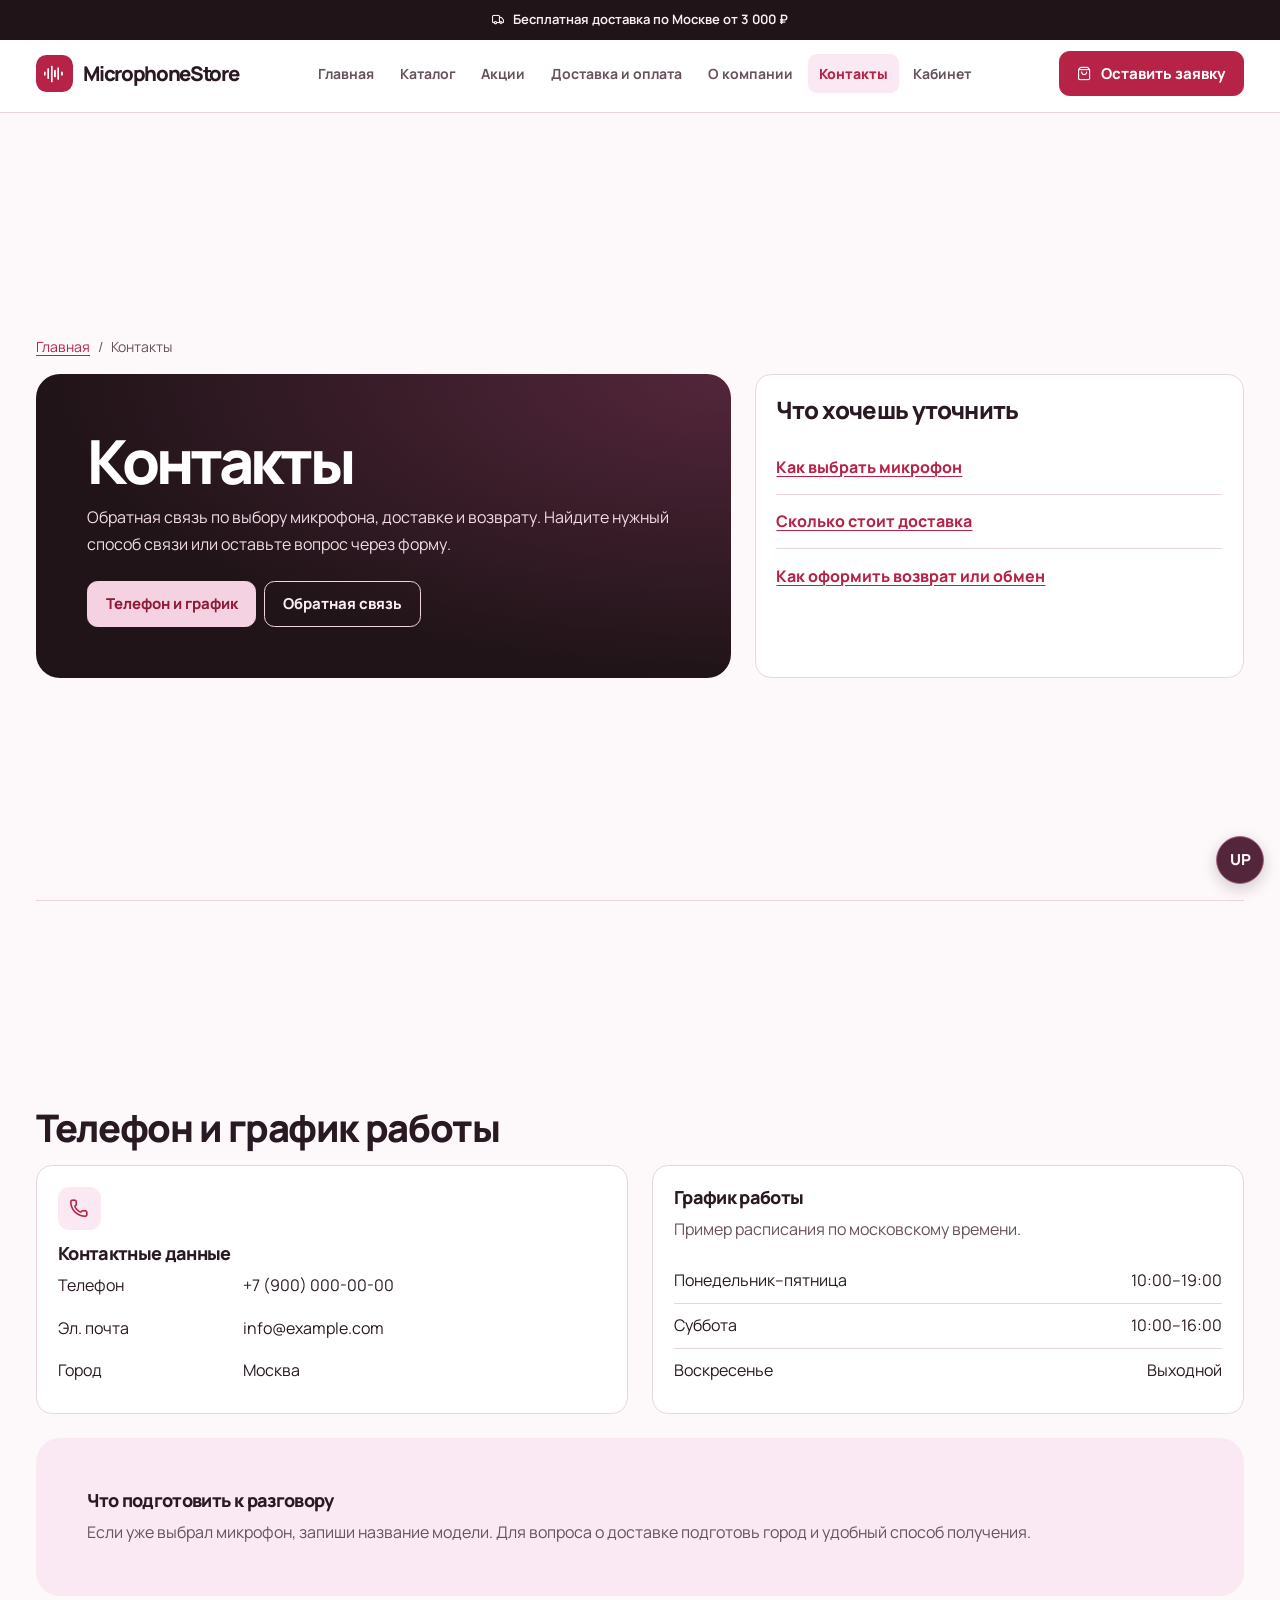
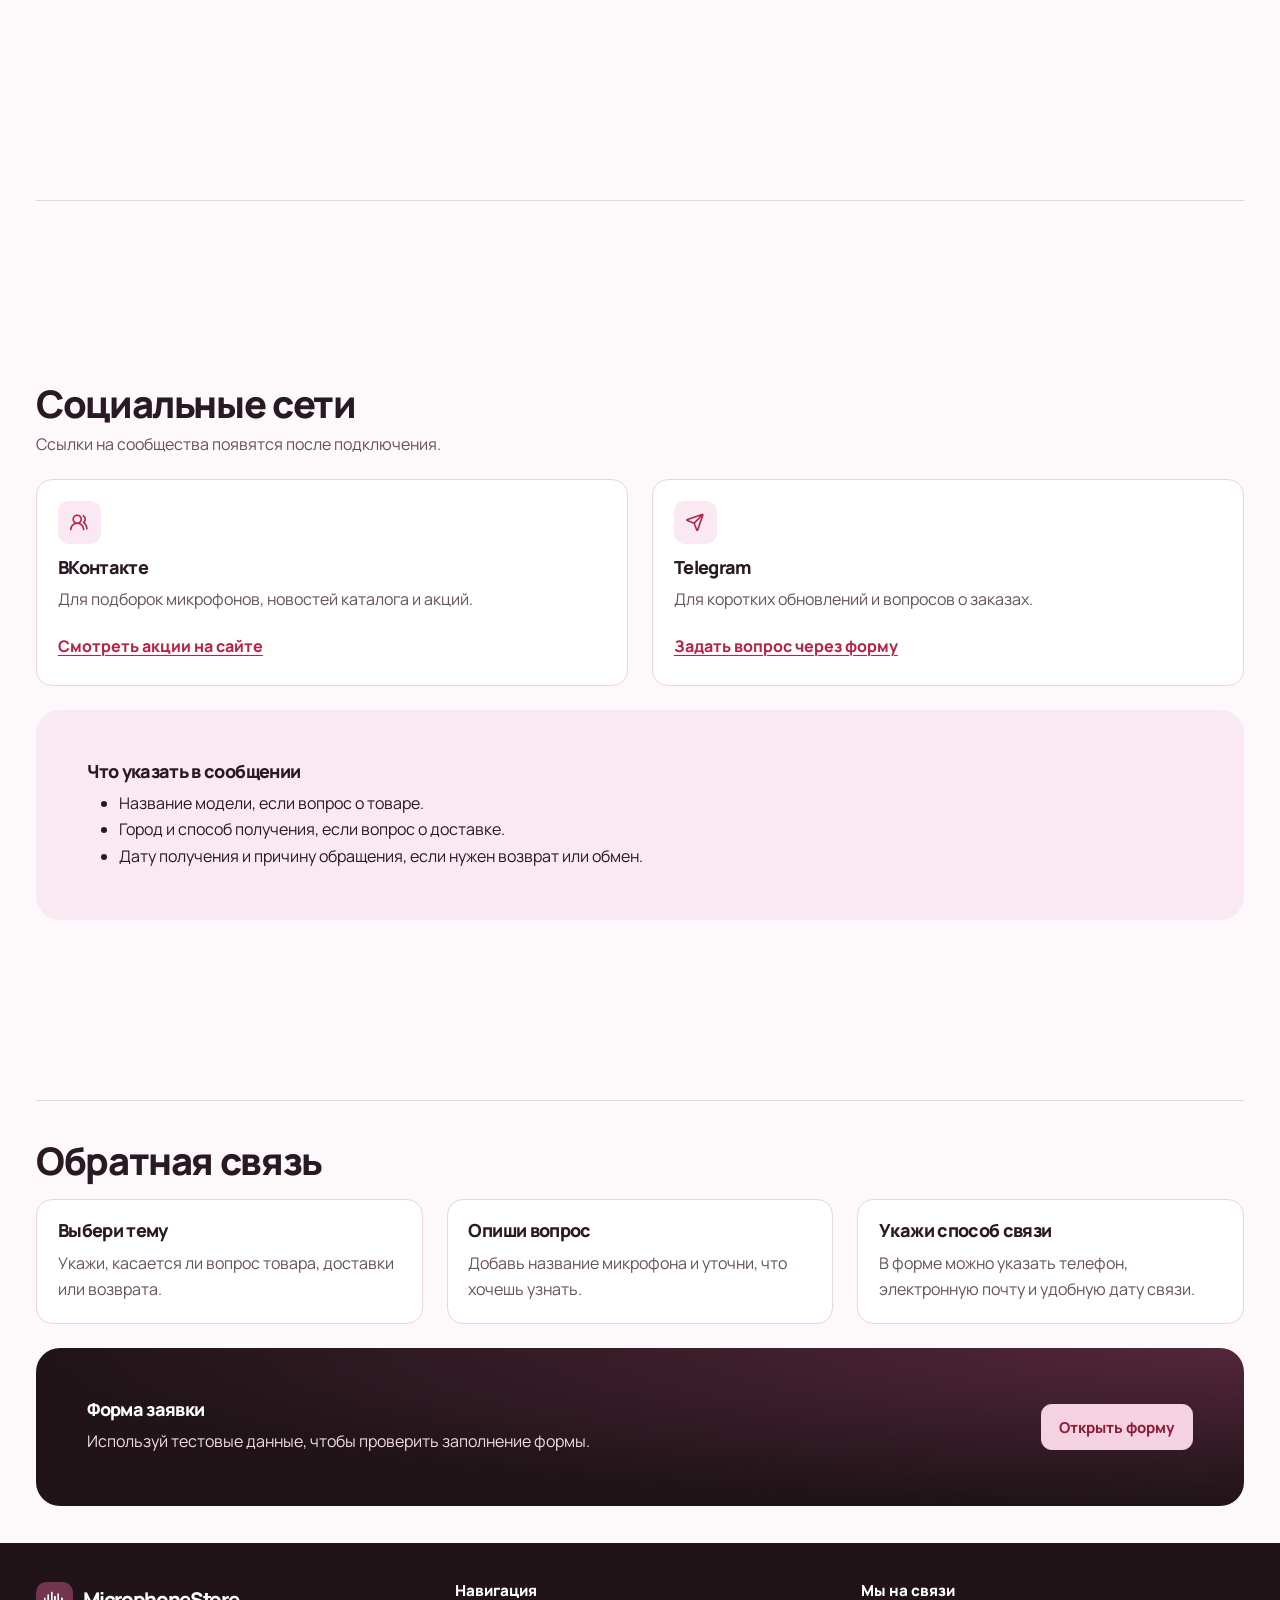
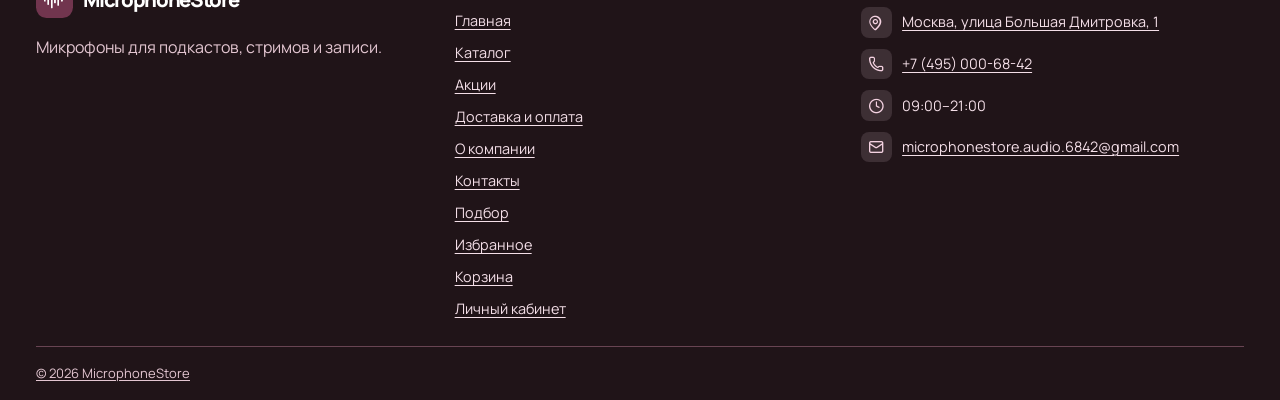
<file: contacts.html>
<!doctype html>
<html lang="ru" class="screen-document">

<head>
    <meta charset="utf-8">
    <meta name="viewport" content="width=device-width, initial-scale=1">
    <meta name="description" content="Демонстрационные контакты и форма обратной связи MicrophoneStore.">
    <meta name="theme-color" content="#202940">
    <meta property="og:type" content="website">
    <meta property="og:title" content="Контакты — MicrophoneStore">
    <meta property="og:description" content="Демонстрационные контакты и форма обратной связи MicrophoneStore.">
    <title>Контакты — MicrophoneStore</title>
    <link rel="icon" href="images/favicon.png?v=lucide" type="image/png">
    <link rel="stylesheet" href="css/layout.css">
    <link rel="stylesheet" href="css/style.css">
    <script src="js/main.js" defer></script>
    <script src="js/shop.js" defer></script>
</head>

<body class="storefront screen-page" id="top">
    <a class="btn btn-primary position-absolute visually-hidden-focusable skip-link" href="#main">Перейти к содержанию</a>
    <header class="site-header">
        <div class="shop-announcement">
            <a href="delivery.html#delivery"><i class="icon icon-truck" aria-hidden="true"></i>Бесплатная доставка по Москве от 3 000 ₽</a>
        </div>
        <nav class="navbar navbar-expand-lg shop-nav" aria-label="Основная навигация">
            <div class="container">
                <a class="shop-brand navbar-brand" href="index.html">
                    <span class="shop-brand__mark"><i class="icon icon-soundwave" aria-hidden="true"></i></span>
                    <span>MicrophoneStore</span>
                </a>
                <div class="navbar-collapse d-flex flex-wrap gap-2 pt-lg-0" id="shop-nav">
                    <ul class="navbar-nav flex-row flex-wrap mx-lg-auto gap-1">
                        <li class="nav-item"><a class="nav-link" href="index.html">Главная</a></li>
                        <li class="nav-item"><a class="nav-link" href="catalog.html">Каталог</a></li>
                        <li class="nav-item"><a class="nav-link" href="sales.html">Акции</a></li>
                        <li class="nav-item"><a class="nav-link" href="delivery.html">Доставка и оплата</a></li>
                        <li class="nav-item"><a class="nav-link" href="about.html">О компании</a></li>
                        <li class="nav-item"><a class="nav-link active" href="contacts.html" aria-current="page">Контакты</a></li>
                        <li class="nav-item"><a class="nav-link" href="account.html">Кабинет</a></li>
                    </ul>
                    <button class="btn btn-primary flex-shrink-0" type="button" data-order>
            <i class="icon icon-bag" aria-hidden="true"></i>Оставить заявку
          </button>
                </div>
            </div>
        </nav>
    </header>
    <nav class="mobile-nav" aria-label="Быстрый доступ">
        <a class="mobile-nav__link" href="index.html">
            <span class="mobile-nav__icon" aria-hidden="true">
        <i class="icon icon-house"></i>
      </span>
            <span>Главная</span>
        </a>
        <a class="mobile-nav__link" href="catalog.html">
            <span class="mobile-nav__icon" aria-hidden="true">
        <i class="icon icon-layout-grid"></i>
      </span>
            <span>Каталог</span>
        </a>
        <a class="mobile-nav__link" href="favorites.html">
            <span class="mobile-nav__icon" aria-hidden="true">
        <i class="icon icon-heart"></i>
      </span>
            <span>Избранное</span>
        </a>
        <a class="mobile-nav__link" href="cart.html">
            <span class="mobile-nav__icon" aria-hidden="true">
        <i class="icon icon-shopping-cart"></i>
        <span class="mobile-nav__count" data-cart-count hidden></span>
            </span>
            <span>Корзина</span>
        </a>
    </nav>
    <main class="container screen-layout" id="main" tabindex="-1">
        <div class="screen-section">
            <nav aria-label="Хлебные крошки">
                <ol class="breadcrumb">
                    <li class="breadcrumb-item"><a href="index.html">Главная</a></li>
                    <li class="breadcrumb-item active" aria-current="page">Контакты</li>
                </ol>
            </nav>

            <div class="row g-3 g-lg-4">
                <div class="col-lg-7">
                    <section class="page-intro promo-panel h-100 d-flex flex-column justify-content-center" aria-labelledby="page-title">
                        <h1 id="page-title">Контакты</h1>
                        <p>Обратная связь по выбору микрофона, доставке и возврату. Найдите нужный способ связи или оставьте вопрос через форму.</p>
                        <div class="d-flex flex-wrap gap-2 mt-4">
                            <a class="btn btn-light" href="#contact-phone">Телефон и график</a>
                            <a class="btn btn-outline-light" href="#feedback">Обратная связь</a>
                        </div>
                    </section>
                </div>
                <div class="col-lg-5">
                    <section class="info-card h-100" aria-labelledby="contact-topics">
                        <h2 class="h4 mb-3" id="contact-topics">Что хочешь уточнить</h2>
                        <ul class="list-group list-group-flush mb-0">
                            <li class="list-group-item bg-transparent px-0"><a class="shop-link" href="about.html#about-choice">Как выбрать микрофон</a></li>
                            <li class="list-group-item bg-transparent px-0"><a class="shop-link" href="delivery.html#delivery-calculator">Сколько стоит доставка</a></li>
                            <li class="list-group-item bg-transparent px-0"><a class="shop-link" href="delivery.html#returns">Как оформить возврат или обмен</a></li>
                        </ul>
                    </section>
                </div>
            </div>
        </div>

        <section class="screen-section" id="contact-phone" aria-labelledby="contact-info">
            <h2 class="mb-3" id="contact-info">Телефон и график работы</h2>

            <div class="row row-cols-1 row-cols-lg-2 g-3 g-lg-4">
                <div class="col">
                    <div class="info-card h-100 d-flex flex-column">
                        <span class="shop-icon"><i class="icon icon-telephone" aria-hidden="true"></i></span>
                        <h3>Контактные данные</h3>
                        <dl class="row g-2 mb-0">
                            <dt class="col-sm-4">Телефон</dt>
                            <dd class="col-sm-8">+7 (900) 000-00-00</dd>
                            <dt class="col-sm-4">Эл. почта</dt>
                            <dd class="col-sm-8 text-break">info@example.com</dd>
                            <dt class="col-sm-4">Город</dt>
                            <dd class="col-sm-8 mb-0">Москва</dd>
                        </dl>
                    </div>
                </div>
                <div class="col">
                    <div class="info-card h-100">
                        <h3>График работы</h3>
                        <p>Пример расписания по московскому времени.</p>
                        <dl class="list-group list-group-flush mb-0">
                            <div class="list-group-item bg-transparent px-0 d-flex flex-wrap justify-content-between gap-2">
                                <dt>Понедельник–пятница</dt>
                                <dd class="mb-0">10:00–19:00</dd>
                            </div>
                            <div class="list-group-item bg-transparent px-0 d-flex flex-wrap justify-content-between gap-2">
                                <dt>Суббота</dt>
                                <dd class="mb-0">10:00–16:00</dd>
                            </div>
                            <div class="list-group-item bg-transparent px-0 d-flex flex-wrap justify-content-between gap-2">
                                <dt>Воскресенье</dt>
                                <dd class="mb-0">Выходной</dd>
                            </div>
                        </dl>
                    </div>
                </div>
            </div>

            <div class="help-panel mt-4">
                <h3>Что подготовить к разговору</h3>
                <p class="mb-0">Если уже выбрал микрофон, запиши название модели. Для вопроса о доставке подготовь город и удобный способ получения.</p>
            </div>
        </section>

        <section class="screen-section" id="socials" aria-labelledby="socials-title">
            <div class="section-heading">
                <div>
                    <h2 id="socials-title">Социальные сети</h2>
                    <p>Ссылки на сообщества появятся после подключения.</p>
                </div>
            </div>

            <div class="row row-cols-1 row-cols-md-2 g-3 g-lg-4">
                <div class="col">
                    <article class="info-card h-100">
                        <span class="shop-icon"><i class="icon icon-users" aria-hidden="true"></i></span>
                        <h3>ВКонтакте</h3>
                        <p>Для подборок микрофонов, новостей каталога и акций.</p>
                        <a class="shop-link" href="sales.html">Смотреть акции на сайте</a>
                    </article>
                </div>
                <div class="col">
                    <article class="info-card h-100">
                        <span class="shop-icon"><i class="icon icon-send" aria-hidden="true"></i></span>
                        <h3>Telegram</h3>
                        <p>Для коротких обновлений и вопросов о заказах.</p>
                        <a class="shop-link" href="#feedback">Задать вопрос через форму</a>
                    </article>
                </div>
            </div>

            <div class="help-panel mt-4">
                <h3>Что указать в сообщении</h3>
                <ul class="mb-0">
                    <li>Название модели, если вопрос о товаре.</li>
                    <li>Город и способ получения, если вопрос о доставке.</li>
                    <li>Дату получения и причину обращения, если нужен возврат или обмен.</li>
                </ul>
            </div>
        </section>

        <section class="screen-section" id="feedback" aria-labelledby="feedback-title">
            <h2 class="mb-3" id="feedback-title">Обратная связь</h2>
            <div class="row row-cols-1 row-cols-md-3 g-3 g-lg-4">
                <div class="col">
                    <article class="info-card h-100">
                        <h3>Выбери тему</h3>
                        <p>Укажи, касается ли вопрос товара, доставки или возврата.</p>
                    </article>
                </div>
                <div class="col">
                    <article class="info-card h-100">
                        <h3>Опиши вопрос</h3>
                        <p>Добавь название микрофона и уточни, что хочешь узнать.</p>
                    </article>
                </div>
                <div class="col">
                    <article class="info-card h-100">
                        <h3>Укажи способ связи</h3>
                        <p>В форме можно указать телефон, электронную почту и удобную дату связи.</p>
                    </article>
                </div>
            </div>

            <div class="promo-panel mt-4 d-flex flex-wrap align-items-center justify-content-between gap-3">
                <div>
                    <h3 class="text-white">Форма заявки</h3>
                    <p class="mb-0">Используй тестовые данные, чтобы проверить заполнение формы.</p>
                </div>
                <button class="btn btn-light" type="button" data-order>Открыть форму</button>
            </div>
        </section>
    </main>
    <footer class="site-footer" id="contacts">
        <div class="container">
            <div class="row g-4 gx-lg-5">
                <div class="col-lg-4">
                    <a class="shop-brand" href="index.html">
                        <span class="shop-brand__mark"><i class="icon icon-soundwave" aria-hidden="true"></i></span>
                        <span>MicrophoneStore</span>
                    </a>
                    <p class="mt-3 mb-0">Микрофоны для подкастов, стримов и записи.</p>
                </div>

                <div class="col-lg-8">
                    <div class="row g-4">
                        <nav class="col-sm-6" aria-labelledby="footer-nav-title">
                            <h2 id="footer-nav-title">Навигация</h2>
                            <ul class="list-unstyled site-footer__links d-grid mb-0">
                                <li><a href="index.html">Главная</a></li>
                                <li><a href="catalog.html">Каталог</a></li>
                                <li><a href="sales.html">Акции</a></li>
                                <li><a href="delivery.html">Доставка и оплата</a></li>
                                <li><a href="about.html">О компании</a></li>
                                <li><a href="contacts.html" aria-current="page">Контакты</a></li>
                                <li><a href="index.html#choose">Подбор</a></li>
                                <li><a href="favorites.html">Избранное</a></li>
                                <li><a href="cart.html">Корзина</a></li>
                                <li><a href="account.html">Личный кабинет</a></li>
                            </ul>
                        </nav>

                        <section class="col-sm-6" aria-labelledby="footer-contact-title">
                            <h2 id="footer-contact-title">Мы на связи</h2>
                            <address class="mb-0">
                <ul class="list-unstyled site-footer__contacts mb-0">
                  <li>
                    <i class="icon icon-geo-alt site-footer__contact-icon" aria-hidden="true"></i>
                    <a href="https://yandex.ru/maps/?text=%D0%9C%D0%BE%D1%81%D0%BA%D0%B2%D0%B0%2C%20%D1%83%D0%BB%D0%B8%D1%86%D0%B0%20%D0%91%D0%BE%D0%BB%D1%8C%D1%88%D0%B0%D1%8F%20%D0%94%D0%BC%D0%B8%D1%82%D1%80%D0%BE%D0%B2%D0%BA%D0%B0%2C%201">
                      Москва, улица Большая Дмитровка, 1
                    </a>
                  </li>
                  <li>
                    <i class="icon icon-telephone site-footer__contact-icon" aria-hidden="true"></i>
                    <a href="tel:+74950006842">+7 (495) 000-68-42</a>
                  </li>
                  <li>
                    <i class="icon icon-clock site-footer__contact-icon" aria-hidden="true"></i>
                    <span><span class="visually-hidden">Режим работы </span>09:00–21:00</span>
                  </li>
                  <li>
                    <i class="icon icon-envelope site-footer__contact-icon" aria-hidden="true"></i>
                    <a href="mailto:microphonestore.audio.6842@gmail.com">microphonestore.audio.6842@gmail.com</a>
                  </li>
                </ul>
              </address>
                        </section>
                    </div>
                </div>
            </div>

            <div class="site-footer__fine">
                <span>© 2026 MicrophoneStore</span>
            </div>
        </div>
    </footer>
    <a class="page-up" href="#top" id="page-up" aria-label="Вернуться к началу страницы">UP</a>
    <dialog class="order-dialog" id="order-dialog" aria-labelledby="order-dialog-title" aria-describedby="order-dialog-text">
        <form class="modal-content" id="order-form" novalidate>
            <div class="modal-header">
                <div>
                    <h2 class="modal-title" id="order-dialog-title">Оформление заявки</h2>
                    <p class="mb-0 mt-1" id="selected-product-summary" hidden></p>
                </div>
                <button class="btn-close" type="button" data-close-dialog aria-label="Закрыть"></button>
            </div>
            <div class="modal-body">
                <p class="order-dialog__notice" id="order-dialog-text">Демо-форма. Используйте тестовые данные.</p>
                <input type="hidden" id="selected-product" name="selected-product">
                <div class="row g-3">
                    <div class="col-sm-6">
                        <label class="form-label" for="order-name">Имя</label>
                        <input class="form-control" id="order-name" name="name" autocomplete="given-name" minlength="2" required>
                        <div class="invalid-feedback">Укажите имя из двух или более символов.</div>
                    </div>
                    <div class="col-sm-6">
                        <label class="form-label" for="order-email">Электронная почта</label>
                        <input class="form-control" id="order-email" name="email" type="email" autocomplete="email" required>
                        <div class="invalid-feedback">Укажите адрес электронной почты.</div>
                    </div>
                    <div class="col-sm-6">
                        <label class="form-label" for="order-phone">Телефон</label>
                        <input class="form-control" id="order-phone" name="phone" type="tel" inputmode="tel" autocomplete="tel" placeholder="+7 (900) 000-00-00" aria-describedby="order-phone-feedback" required>
                        <div class="invalid-feedback" id="order-phone-feedback">Укажите номер телефона с кодом города или оператора.</div>
                    </div>
                    <div class="col-sm-6">
                        <label class="form-label" for="order-date">Удобная дата связи</label>
                        <input class="form-control" id="order-date" name="date" type="date">
                    </div>
                    <div class="col-12">
                        <label class="form-label" for="order-topic">Тема заявки</label>
                        <select class="form-select" id="order-topic" name="topic" required>
              <option value="">Выберите тему</option>
              <option value="product">Заказ товара</option>
              <option value="consultation">Консультация</option>
              <option value="delivery">Доставка</option>
            </select>
                        <div class="invalid-feedback">Выберите тему заявки.</div>
                    </div>
                    <div class="col-12">
                        <label class="form-label" for="order-comment">Комментарий <span class="fw-normal text-body-secondary">(по желанию)</span></label>
                        <textarea class="form-control" id="order-comment" name="comment" rows="2" maxlength="500"></textarea>
                    </div>
                    <div class="col-12">
                        <div class="form-check">
                            <input class="form-check-input" id="order-agreement" name="agreement" type="checkbox" required>
                            <label class="form-check-label" for="order-agreement">Подтверждаю, что использую тестовые данные</label>
                            <div class="invalid-feedback">Подтвердите использование тестовых данных.</div>
                        </div>
                    </div>
                </div>
            </div>
            <div class="modal-footer">
                <button class="btn btn-outline-primary" type="button" id="close-order-dialog" data-close-dialog>Закрыть</button>
                <button class="btn btn-primary" type="submit" disabled>Проверить заявку</button>
            </div>
        </form>
    </dialog>
    <div class="toast-container position-fixed end-0 p-3" aria-live="polite" aria-atomic="true">
        <div class="toast" id="success-message" role="status" hidden>
            <div class="d-flex align-items-center gap-2">
                <div class="toast-body"><i class="icon icon-check-circle" aria-hidden="true"></i> Демо-заявка прошла проверку.</div>
                <button class="btn-close ms-auto me-3" type="button" data-close-notice aria-label="Закрыть уведомление"></button>
            </div>
        </div>
    </div>
</body>

</html>
</file>
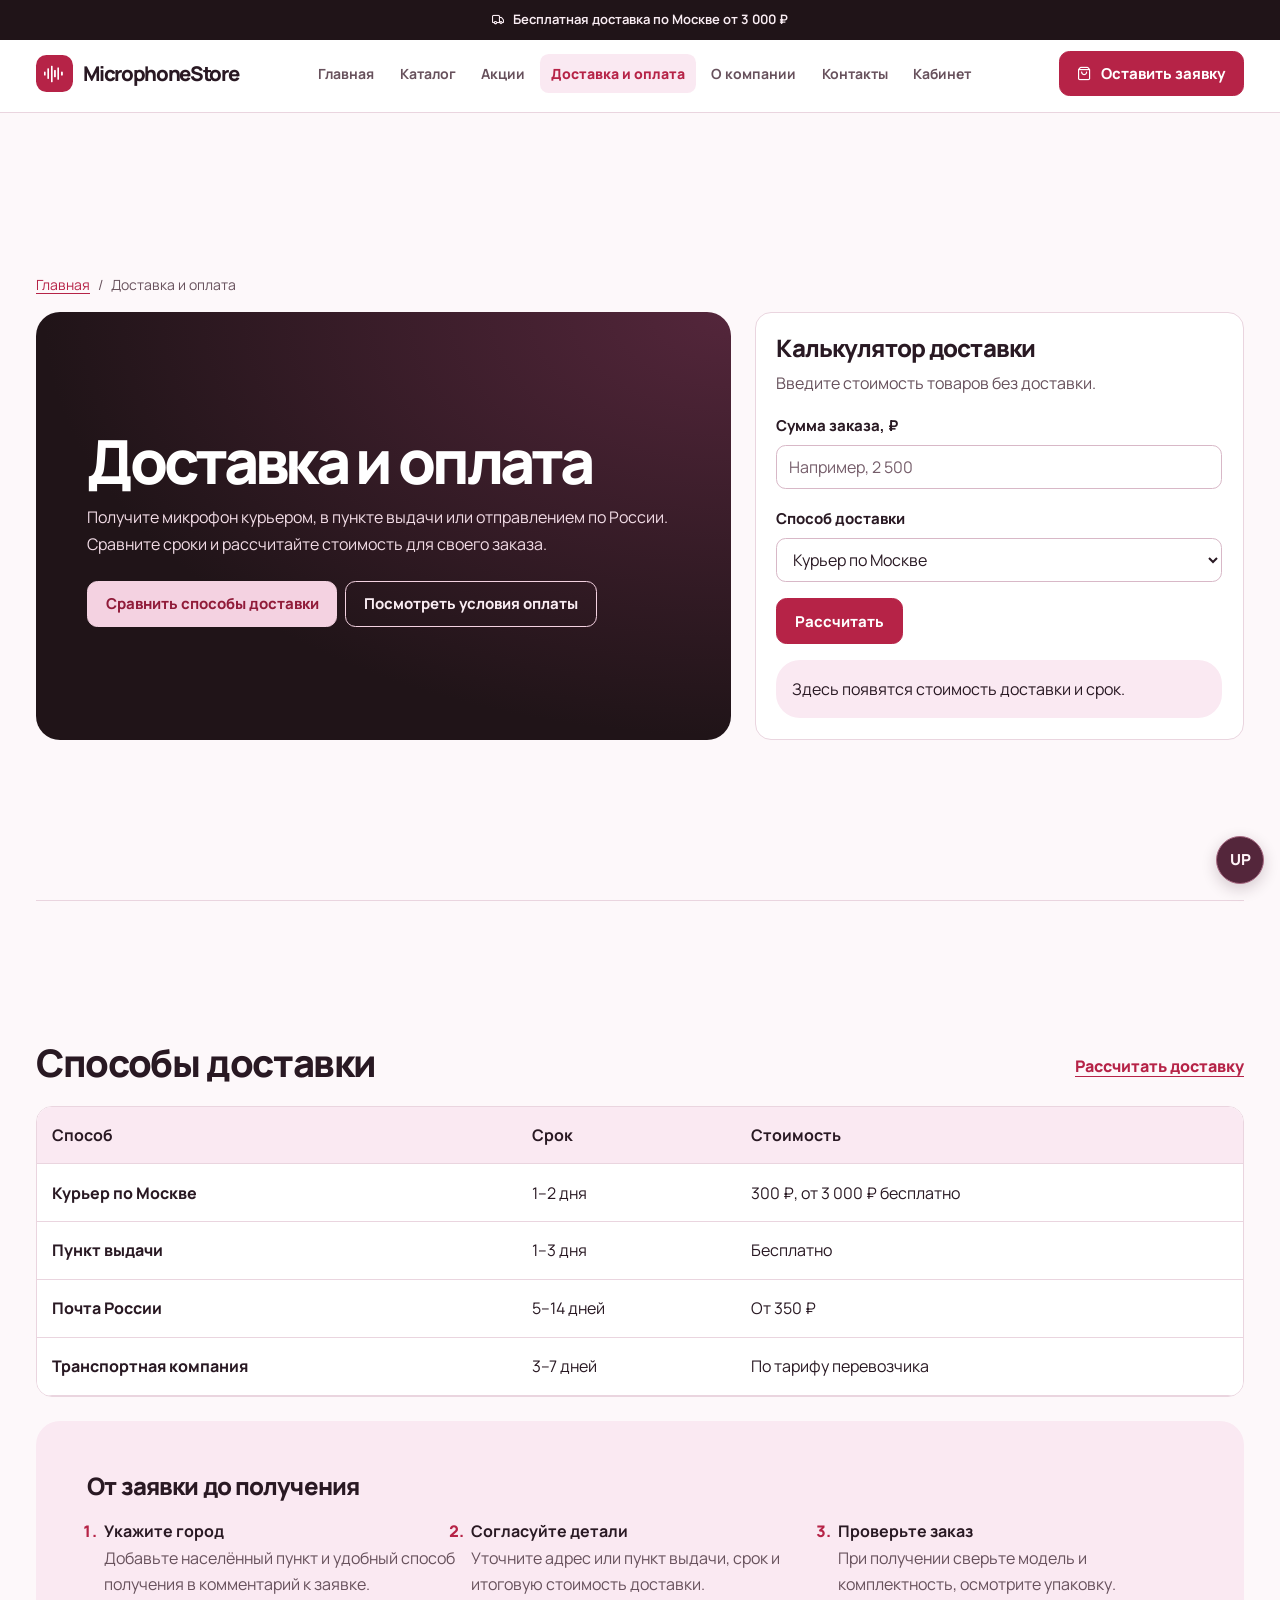
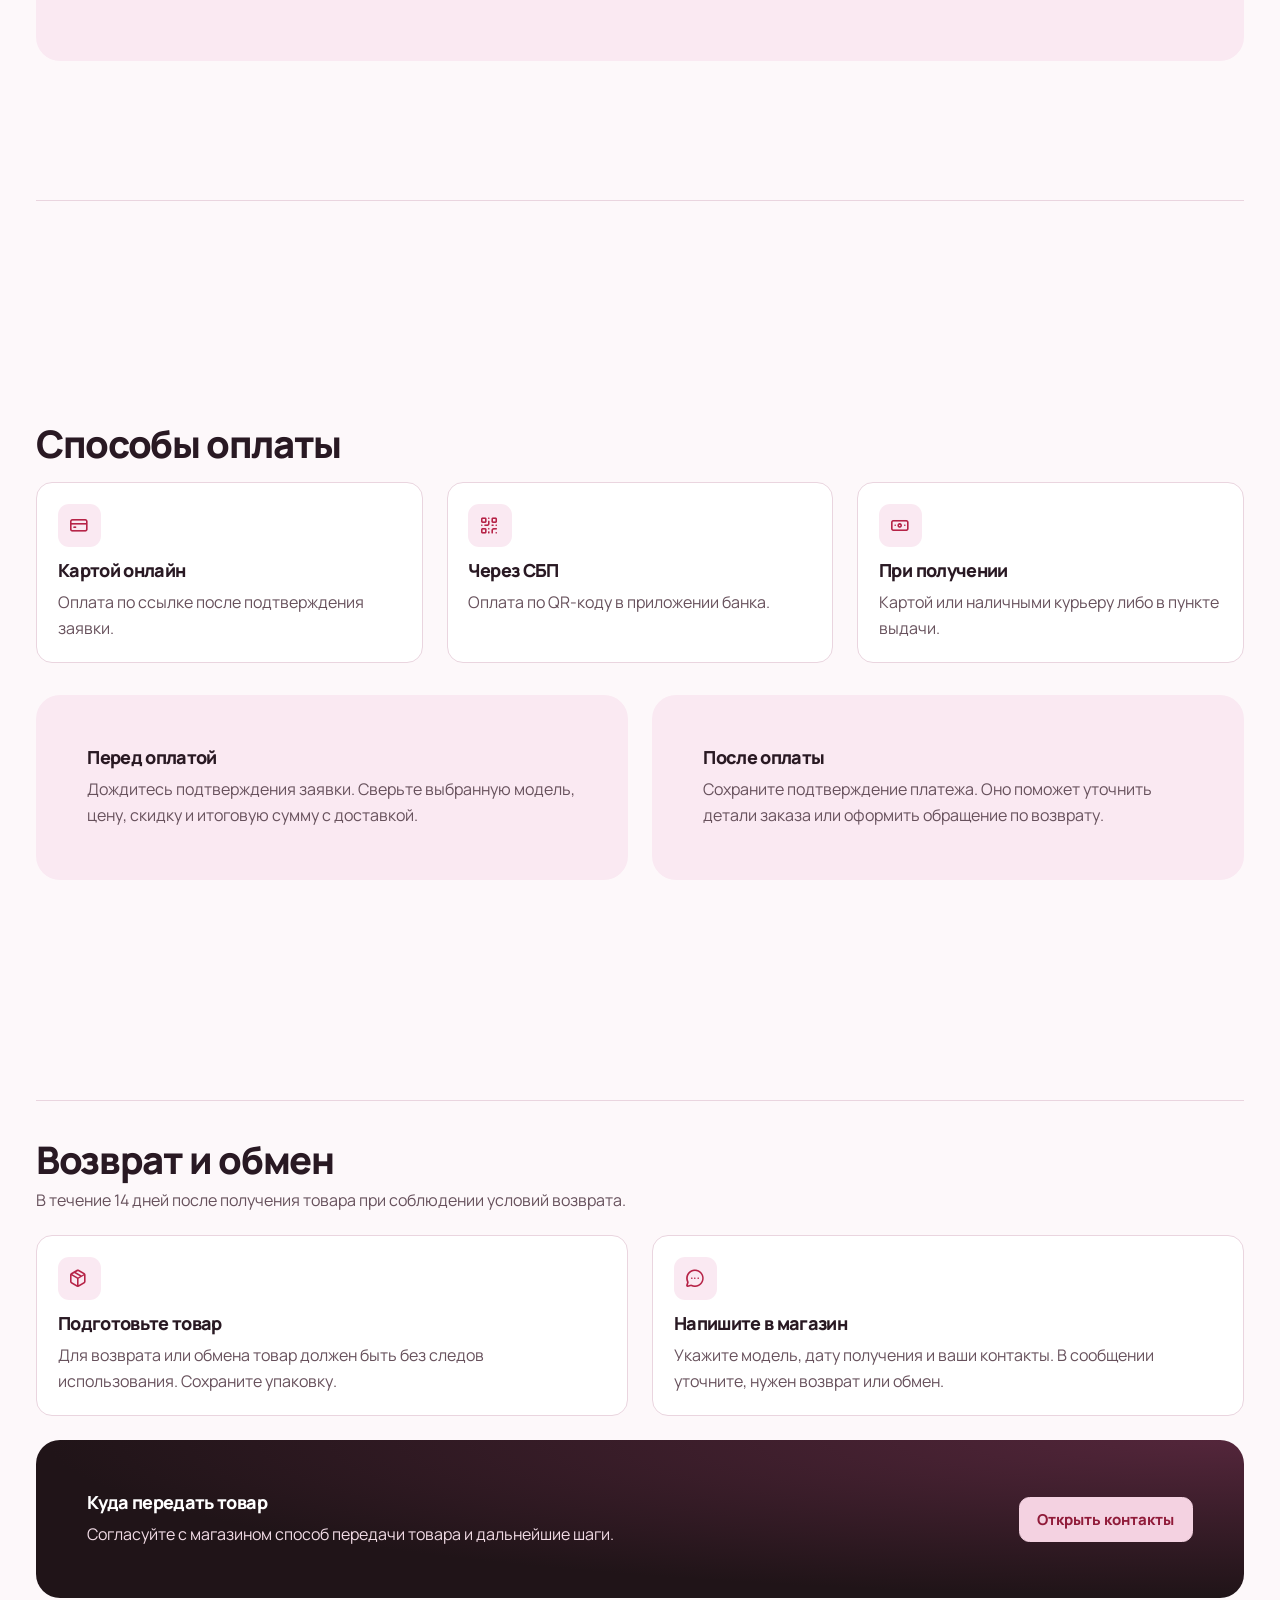
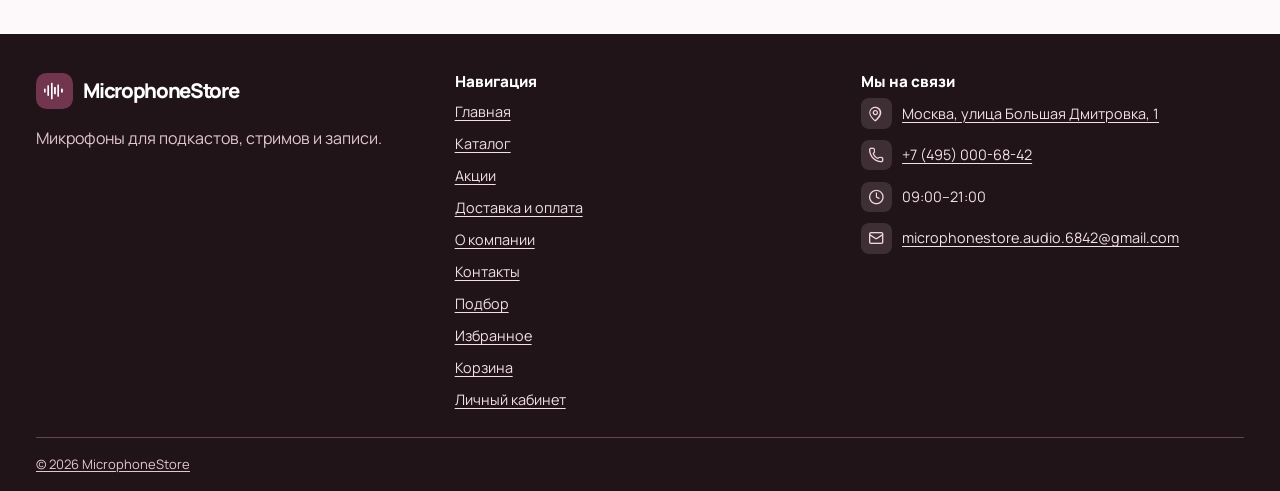
<file: delivery.html>
<!doctype html>
<html lang="ru" class="screen-document">

<head>
    <meta charset="utf-8">
    <meta name="viewport" content="width=device-width, initial-scale=1">
    <meta name="description" content="Способы доставки по России, оплата и условия возврата учебного интернет-магазина MicrophoneStore.">
    <meta name="theme-color" content="#202940">
    <meta property="og:type" content="website">
    <meta property="og:title" content="Доставка и оплата — MicrophoneStore">
    <meta property="og:description" content="Способы доставки по России, оплата и условия возврата учебного интернет-магазина MicrophoneStore.">
    <title>Доставка и оплата — MicrophoneStore</title>
    <link rel="icon" href="images/favicon.png?v=lucide" type="image/png">
    <link rel="stylesheet" href="css/layout.css">
    <link rel="stylesheet" href="css/style.css">
    <script src="js/main.js" defer></script>
    <script src="js/shop.js" defer></script>
</head>

<body class="storefront screen-page" id="top">
    <a class="btn btn-primary position-absolute visually-hidden-focusable skip-link" href="#main">Перейти к содержанию</a>
    <header class="site-header">
        <div class="shop-announcement">
            <a href="delivery.html#delivery"><i class="icon icon-truck" aria-hidden="true"></i>Бесплатная доставка по Москве от 3 000 ₽</a>
        </div>
        <nav class="navbar navbar-expand-lg shop-nav" aria-label="Основная навигация">
            <div class="container">
                <a class="shop-brand navbar-brand" href="index.html">
                    <span class="shop-brand__mark"><i class="icon icon-soundwave" aria-hidden="true"></i></span>
                    <span>MicrophoneStore</span>
                </a>
                <div class="navbar-collapse d-flex flex-wrap gap-2 pt-lg-0" id="shop-nav">
                    <ul class="navbar-nav flex-row flex-wrap mx-lg-auto gap-1">
                        <li class="nav-item"><a class="nav-link" href="index.html">Главная</a></li>
                        <li class="nav-item"><a class="nav-link" href="catalog.html">Каталог</a></li>
                        <li class="nav-item"><a class="nav-link" href="sales.html">Акции</a></li>
                        <li class="nav-item"><a class="nav-link active" href="delivery.html" aria-current="page">Доставка и оплата</a></li>
                        <li class="nav-item"><a class="nav-link" href="about.html">О компании</a></li>
                        <li class="nav-item"><a class="nav-link" href="contacts.html">Контакты</a></li>
                        <li class="nav-item"><a class="nav-link" href="account.html">Кабинет</a></li>
                    </ul>
                    <button class="btn btn-primary flex-shrink-0" type="button" data-order>
            <i class="icon icon-bag" aria-hidden="true"></i>Оставить заявку
          </button>
                </div>
            </div>
        </nav>
    </header>
    <nav class="mobile-nav" aria-label="Быстрый доступ">
        <a class="mobile-nav__link" href="index.html">
            <span class="mobile-nav__icon" aria-hidden="true">
        <i class="icon icon-house"></i>
      </span>
            <span>Главная</span>
        </a>
        <a class="mobile-nav__link" href="catalog.html">
            <span class="mobile-nav__icon" aria-hidden="true">
        <i class="icon icon-layout-grid"></i>
      </span>
            <span>Каталог</span>
        </a>
        <a class="mobile-nav__link" href="favorites.html">
            <span class="mobile-nav__icon" aria-hidden="true">
        <i class="icon icon-heart"></i>
      </span>
            <span>Избранное</span>
        </a>
        <a class="mobile-nav__link" href="cart.html">
            <span class="mobile-nav__icon" aria-hidden="true">
        <i class="icon icon-shopping-cart"></i>
        <span class="mobile-nav__count" data-cart-count hidden></span>
            </span>
            <span>Корзина</span>
        </a>
    </nav>
    <main class="container screen-layout" id="main" tabindex="-1">
        <div class="screen-section">
            <nav aria-label="Хлебные крошки">
                <ol class="breadcrumb">
                    <li class="breadcrumb-item"><a href="index.html">Главная</a></li>
                    <li class="breadcrumb-item active" aria-current="page">Доставка и оплата</li>
                </ol>
            </nav>

            <div class="row g-3 g-lg-4 align-items-stretch">
                <div class="col-lg-7">
                    <section class="page-intro promo-panel h-100 d-flex flex-column justify-content-center" aria-labelledby="page-title">
                        <h1 id="page-title">Доставка и оплата</h1>
                        <p>Получите микрофон курьером, в пункте выдачи или отправлением по России. Сравните сроки и рассчитайте стоимость для своего заказа.</p>
                        <div class="d-flex flex-wrap gap-2 mt-4">
                            <a class="btn btn-light" href="#delivery">Сравнить способы доставки</a>
                            <a class="btn btn-outline-light" href="#payment">Посмотреть условия оплаты</a>
                        </div>
                    </section>
                </div>

                <div class="col-lg-5">
                    <form class="info-card" id="delivery-calculator" aria-labelledby="delivery-calculator-title" novalidate>
                        <h2 class="h4" id="delivery-calculator-title">Калькулятор доставки</h2>
                        <p>Введите стоимость товаров без доставки.</p>
                        <div class="mb-3">
                            <label class="form-label" for="delivery-amount">Сумма заказа, ₽</label>
                            <input class="form-control" id="delivery-amount" type="number" inputmode="decimal" min="0" step="0.01" placeholder="Например, 2 500" required>
                        </div>
                        <div class="mb-3">
                            <label class="form-label" for="delivery-method">Способ доставки</label>
                            <select class="form-select" id="delivery-method">
                <option value="courier">Курьер по Москве</option>
                <option value="pickup">Пункт выдачи</option>
                <option value="post">Почта России</option>
                <option value="carrier">Транспортная компания</option>
              </select>
                        </div>
                        <button class="btn btn-primary" type="submit">Рассчитать</button>
                        <output class="help-panel d-block p-3 mt-3" id="delivery-estimate" for="delivery-amount delivery-method" aria-live="polite">Здесь появятся стоимость доставки и срок.</output>
                    </form>
                </div>
            </div>
        </div>

        <section class="screen-section" id="delivery" aria-labelledby="delivery-title">
            <div class="section-heading">
                <h2 id="delivery-title">Способы доставки</h2>
                <a class="shop-link" href="#delivery-calculator">Рассчитать доставку</a>
            </div>

            <div class="table-responsive delivery-table" role="region" aria-labelledby="delivery-title" tabindex="0">
                <table class="table align-middle">
                    <thead>
                        <tr>
                            <th scope="col">Способ</th>
                            <th scope="col">Срок</th>
                            <th scope="col">Стоимость</th>
                        </tr>
                    </thead>
                    <tbody>
                        <tr>
                            <th scope="row">Курьер по Москве</th>
                            <td class="text-nowrap">1–2 дня</td>
                            <td>300 ₽, от 3 000 ₽ бесплатно</td>
                        </tr>
                        <tr>
                            <th scope="row">Пункт выдачи</th>
                            <td class="text-nowrap">1–3 дня</td>
                            <td>Бесплатно</td>
                        </tr>
                        <tr>
                            <th scope="row">Почта России</th>
                            <td class="text-nowrap">5–14 дней</td>
                            <td>От 350 ₽</td>
                        </tr>
                        <tr>
                            <th scope="row">Транспортная компания</th>
                            <td class="text-nowrap">3–7 дней</td>
                            <td>По тарифу перевозчика</td>
                        </tr>
                    </tbody>
                </table>
            </div>

            <div class="help-panel mt-4">
                <h3 class="h4 mb-3">От заявки до получения</h3>
                <ol class="steps row row-cols-1 row-cols-md-3 g-3">
                    <li><strong>Укажите город</strong>
                        <p>Добавьте населённый пункт и удобный способ получения в комментарий к заявке.</p>
                    </li>
                    <li><strong>Согласуйте детали</strong>
                        <p>Уточните адрес или пункт выдачи, срок и итоговую стоимость доставки.</p>
                    </li>
                    <li><strong>Проверьте заказ</strong>
                        <p>При получении сверьте модель и комплектность, осмотрите упаковку.</p>
                    </li>
                </ol>
            </div>
        </section>

        <section class="screen-section" id="payment" aria-labelledby="payment-title">
            <h2 class="mb-3" id="payment-title">Способы оплаты</h2>
            <div class="row row-cols-1 row-cols-md-3 g-3 g-lg-4">
                <div class="col">
                    <article class="info-card">
                        <span class="shop-icon"><i class="icon icon-credit-card" aria-hidden="true"></i></span>
                        <h3>Картой онлайн</h3>
                        <p>Оплата по ссылке после подтверждения заявки.</p>
                    </article>
                </div>
                <div class="col">
                    <article class="info-card">
                        <span class="shop-icon"><i class="icon icon-qr-code" aria-hidden="true"></i></span>
                        <h3>Через СБП</h3>
                        <p>Оплата по QR-коду в приложении банка.</p>
                    </article>
                </div>
                <div class="col">
                    <article class="info-card">
                        <span class="shop-icon"><i class="icon icon-cash-coin" aria-hidden="true"></i></span>
                        <h3>При получении</h3>
                        <p>Картой или наличными курьеру либо в пункте выдачи.</p>
                    </article>
                </div>
            </div>

            <div class="row row-cols-1 row-cols-md-2 g-3 g-lg-4 mt-2">
                <div class="col">
                    <div class="help-panel h-100">
                        <h3>Перед оплатой</h3>
                        <p class="mb-0">Дождитесь подтверждения заявки. Сверьте выбранную модель, цену, скидку и итоговую сумму с доставкой.</p>
                    </div>
                </div>
                <div class="col">
                    <div class="help-panel h-100">
                        <h3>После оплаты</h3>
                        <p class="mb-0">Сохраните подтверждение платежа. Оно поможет уточнить детали заказа или оформить обращение по возврату.</p>
                    </div>
                </div>
            </div>
        </section>

        <section class="screen-section" id="returns" aria-labelledby="returns-title">
            <div class="section-heading">
                <div>
                    <h2 id="returns-title">Возврат и обмен</h2>
                    <p>В течение 14 дней после получения товара при соблюдении условий возврата.</p>
                </div>
            </div>

            <div class="row row-cols-1 row-cols-md-2 g-3 g-lg-4">
                <div class="col">
                    <article class="info-card">
                        <span class="shop-icon"><i class="icon icon-box-seam" aria-hidden="true"></i></span>
                        <h3>Подготовьте товар</h3>
                        <p>Для возврата или обмена товар должен быть без следов использования. Сохраните упаковку.</p>
                    </article>
                </div>
                <div class="col">
                    <article class="info-card">
                        <span class="shop-icon"><i class="icon icon-chat-dots" aria-hidden="true"></i></span>
                        <h3>Напишите в магазин</h3>
                        <p>Укажите модель, дату получения и ваши контакты. В сообщении уточните, нужен возврат или обмен.</p>
                    </article>
                </div>
            </div>

            <div class="promo-panel mt-4 d-flex flex-wrap align-items-center justify-content-between gap-3">
                <div>
                    <h3 class="text-white">Куда передать товар</h3>
                    <p class="mb-0">Согласуйте с магазином способ передачи товара и дальнейшие шаги.</p>
                </div>
                <a class="btn btn-light" href="contacts.html#feedback">Открыть контакты</a>
            </div>
        </section>
    </main>
    <footer class="site-footer" id="contacts">
        <div class="container">
            <div class="row g-4 gx-lg-5">
                <div class="col-lg-4">
                    <a class="shop-brand" href="index.html">
                        <span class="shop-brand__mark"><i class="icon icon-soundwave" aria-hidden="true"></i></span>
                        <span>MicrophoneStore</span>
                    </a>
                    <p class="mt-3 mb-0">Микрофоны для подкастов, стримов и записи.</p>
                </div>

                <div class="col-lg-8">
                    <div class="row g-4">
                        <nav class="col-sm-6" aria-labelledby="footer-nav-title">
                            <h2 id="footer-nav-title">Навигация</h2>
                            <ul class="list-unstyled site-footer__links d-grid mb-0">
                                <li><a href="index.html">Главная</a></li>
                                <li><a href="catalog.html">Каталог</a></li>
                                <li><a href="sales.html">Акции</a></li>
                                <li><a href="delivery.html" aria-current="page">Доставка и оплата</a></li>
                                <li><a href="about.html">О компании</a></li>
                                <li><a href="contacts.html">Контакты</a></li>
                                <li><a href="index.html#choose">Подбор</a></li>
                                <li><a href="favorites.html">Избранное</a></li>
                                <li><a href="cart.html">Корзина</a></li>
                                <li><a href="account.html">Личный кабинет</a></li>
                            </ul>
                        </nav>

                        <section class="col-sm-6" aria-labelledby="footer-contact-title">
                            <h2 id="footer-contact-title">Мы на связи</h2>
                            <address class="mb-0">
                <ul class="list-unstyled site-footer__contacts mb-0">
                  <li>
                    <i class="icon icon-geo-alt site-footer__contact-icon" aria-hidden="true"></i>
                    <a href="https://yandex.ru/maps/?text=%D0%9C%D0%BE%D1%81%D0%BA%D0%B2%D0%B0%2C%20%D1%83%D0%BB%D0%B8%D1%86%D0%B0%20%D0%91%D0%BE%D0%BB%D1%8C%D1%88%D0%B0%D1%8F%20%D0%94%D0%BC%D0%B8%D1%82%D1%80%D0%BE%D0%B2%D0%BA%D0%B0%2C%201">
                      Москва, улица Большая Дмитровка, 1
                    </a>
                  </li>
                  <li>
                    <i class="icon icon-telephone site-footer__contact-icon" aria-hidden="true"></i>
                    <a href="tel:+74950006842">+7 (495) 000-68-42</a>
                  </li>
                  <li>
                    <i class="icon icon-clock site-footer__contact-icon" aria-hidden="true"></i>
                    <span><span class="visually-hidden">Режим работы </span>09:00–21:00</span>
                  </li>
                  <li>
                    <i class="icon icon-envelope site-footer__contact-icon" aria-hidden="true"></i>
                    <a href="mailto:microphonestore.audio.6842@gmail.com">microphonestore.audio.6842@gmail.com</a>
                  </li>
                </ul>
              </address>
                        </section>
                    </div>
                </div>
            </div>

            <div class="site-footer__fine">
                <span>© 2026 MicrophoneStore</span>
            </div>
        </div>
    </footer>
    <a class="page-up" href="#top" id="page-up" aria-label="Вернуться к началу страницы">UP</a>
    <dialog class="order-dialog" id="order-dialog" aria-labelledby="order-dialog-title" aria-describedby="order-dialog-text">
        <form class="modal-content" id="order-form" novalidate>
            <div class="modal-header">
                <div>
                    <h2 class="modal-title" id="order-dialog-title">Оформление заявки</h2>
                    <p class="mb-0 mt-1" id="selected-product-summary" hidden></p>
                </div>
                <button class="btn-close" type="button" data-close-dialog aria-label="Закрыть"></button>
            </div>
            <div class="modal-body">
                <p class="order-dialog__notice" id="order-dialog-text">Демо-форма. Используйте тестовые данные.</p>
                <input type="hidden" id="selected-product" name="selected-product">
                <div class="row g-3">
                    <div class="col-sm-6">
                        <label class="form-label" for="order-name">Имя</label>
                        <input class="form-control" id="order-name" name="name" autocomplete="given-name" minlength="2" required>
                        <div class="invalid-feedback">Укажите имя из двух или более символов.</div>
                    </div>
                    <div class="col-sm-6">
                        <label class="form-label" for="order-email">Электронная почта</label>
                        <input class="form-control" id="order-email" name="email" type="email" autocomplete="email" required>
                        <div class="invalid-feedback">Укажите адрес электронной почты.</div>
                    </div>
                    <div class="col-sm-6">
                        <label class="form-label" for="order-phone">Телефон</label>
                        <input class="form-control" id="order-phone" name="phone" type="tel" inputmode="tel" autocomplete="tel" placeholder="+7 (900) 000-00-00" aria-describedby="order-phone-feedback" required>
                        <div class="invalid-feedback" id="order-phone-feedback">Укажите номер телефона с кодом города или оператора.</div>
                    </div>
                    <div class="col-sm-6">
                        <label class="form-label" for="order-date">Удобная дата связи</label>
                        <input class="form-control" id="order-date" name="date" type="date">
                    </div>
                    <div class="col-12">
                        <label class="form-label" for="order-topic">Тема заявки</label>
                        <select class="form-select" id="order-topic" name="topic" required>
              <option value="">Выберите тему</option>
              <option value="product">Заказ товара</option>
              <option value="consultation">Консультация</option>
              <option value="delivery">Доставка</option>
            </select>
                        <div class="invalid-feedback">Выберите тему заявки.</div>
                    </div>
                    <div class="col-12">
                        <label class="form-label" for="order-comment">Комментарий <span class="fw-normal text-body-secondary">(по желанию)</span></label>
                        <textarea class="form-control" id="order-comment" name="comment" rows="2" maxlength="500"></textarea>
                    </div>
                    <div class="col-12">
                        <div class="form-check">
                            <input class="form-check-input" id="order-agreement" name="agreement" type="checkbox" required>
                            <label class="form-check-label" for="order-agreement">Подтверждаю, что использую тестовые данные</label>
                            <div class="invalid-feedback">Подтвердите использование тестовых данных.</div>
                        </div>
                    </div>
                </div>
            </div>
            <div class="modal-footer">
                <button class="btn btn-outline-primary" type="button" id="close-order-dialog" data-close-dialog>Закрыть</button>
                <button class="btn btn-primary" type="submit" disabled>Проверить заявку</button>
            </div>
        </form>
    </dialog>
    <div class="toast-container position-fixed end-0 p-3" aria-live="polite" aria-atomic="true">
        <div class="toast" id="success-message" role="status" hidden>
            <div class="d-flex align-items-center gap-2">
                <div class="toast-body"><i class="icon icon-check-circle" aria-hidden="true"></i> Демо-заявка прошла проверку.</div>
                <button class="btn-close ms-auto me-3" type="button" data-close-notice aria-label="Закрыть уведомление"></button>
            </div>
        </div>
    </div>
    <script>
        (() => {
            const form = document.getElementById("delivery-calculator");
            const amount = document.getElementById("delivery-amount");
            const method = document.getElementById("delivery-method");
            const result = document.getElementById("delivery-estimate");
            const rubles = new Intl.NumberFormat("ru-RU", {
                style: "currency",
                currency: "RUB",
                maximumFractionDigits: 2,
                minimumFractionDigits: 0
            });

            form.addEventListener("input", () => {
                result.textContent = "Нажмите «Рассчитать», чтобы обновить стоимость и срок.";
            });

            form.addEventListener("submit", (event) => {
                event.preventDefault();
                if (!form.reportValidity()) return;

                const price = amount.valueAsNumber;
                if (method.value === "courier") {
                    const delivery = price >= 3000 ? 0 : 300;
                    const cost = delivery === 0 ? "бесплатно" : rubles.format(delivery);
                    result.textContent = "Курьер по Москве — " + cost + ". Срок 1–2 дня. Итого " + rubles.format(price + delivery) + ".";
                } else if (method.value === "pickup") {
                    result.textContent = "Пункт выдачи — бесплатно. Срок 1–3 дня. Итого " + rubles.format(price) + ".";
                } else if (method.value === "post") {
                    result.textContent = "Почта России — от 350 ₽. Срок 5–14 дней. Итого от " + rubles.format(price + 350) + ".";
                } else {
                    result.textContent = "Транспортная компания — по тарифу перевозчика. Срок 3–7 дней. Стоимость уточняется при подтверждении.";
                }
            });
        })();
    </script>
</body>

</html>
</file>
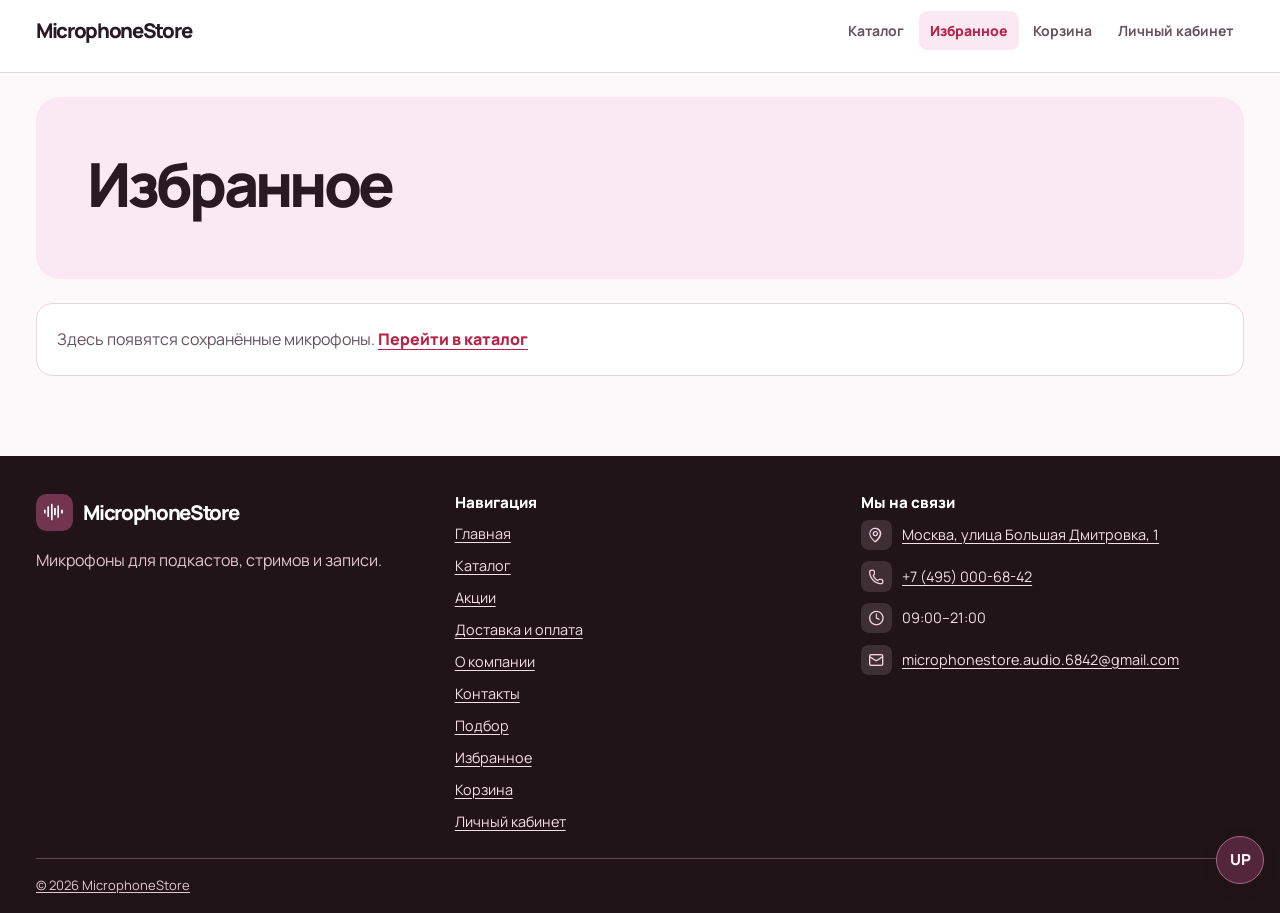
<file: favorites.html>
<!doctype html>
<html lang="ru" class="screen-document">

<head>
    <meta charset="utf-8">
    <meta name="viewport" content="width=device-width, initial-scale=1">
    <title>Избранное — MicrophoneStore</title>
    <link rel="icon" href="images/favicon.png?v=lucide" type="image/png">
    <link rel="stylesheet" href="css/layout.css">
    <link rel="stylesheet" href="css/style.css">
    <script src="js/shop.js" defer></script>
</head>

<body class="storefront" id="top">
    <header class="site-header">
        <nav class="navbar shop-nav" aria-label="Магазин">
            <div class="container gap-2">
                <a class="shop-brand navbar-brand" href="index.html">MicrophoneStore</a>
                <ul class="nav flex-wrap gap-1">
                    <li class="nav-item shop-nav__desktop-link"><a class="nav-link" href="catalog.html">Каталог</a></li>
                    <li class="nav-item shop-nav__desktop-link"><a class="nav-link active" href="favorites.html" aria-current="page">Избранное</a></li>
                    <li class="nav-item shop-nav__desktop-link"><a class="nav-link" href="cart.html">Корзина</a></li>
                    <li class="nav-item"><a class="nav-link" href="account.html">Личный кабинет</a></li>
                </ul>
            </div>
        </nav>
    </header>
    <nav class="mobile-nav" aria-label="Быстрый доступ">
        <a class="mobile-nav__link" href="index.html">
            <span class="mobile-nav__icon" aria-hidden="true">
        <i class="icon icon-house"></i>
      </span>
            <span>Главная</span>
        </a>
        <a class="mobile-nav__link" href="catalog.html">
            <span class="mobile-nav__icon" aria-hidden="true">
        <i class="icon icon-layout-grid"></i>
      </span>
            <span>Каталог</span>
        </a>
        <a class="mobile-nav__link" href="favorites.html" aria-current="page">
            <span class="mobile-nav__icon" aria-hidden="true">
        <i class="icon icon-heart"></i>
      </span>
            <span>Избранное</span>
        </a>
        <a class="mobile-nav__link" href="cart.html">
            <span class="mobile-nav__icon" aria-hidden="true">
        <i class="icon icon-shopping-cart"></i>
        <span class="mobile-nav__count" data-cart-count hidden></span>
            </span>
            <span>Корзина</span>
        </a>
    </nav>
    <main class="container shop-content">
        <section class="page-intro mb-4">
            <h1>Избранное</h1>
        </section>
        <p data-shop-empty class="saved-products__empty">Здесь появятся сохранённые микрофоны. <a class="shop-link" href="catalog.html">Перейти в каталог</a></p>
        <ul class="saved-products saved-products--favorites" data-shop-list="favorites" hidden></ul>
        <p class="mt-3 mb-0" role="status" data-shop-status></p>
    </main>
    <footer class="site-footer" id="contacts">
        <div class="container">
            <div class="row g-4 gx-lg-5">
                <div class="col-lg-4">
                    <a class="shop-brand" href="index.html">
                        <span class="shop-brand__mark"><i class="icon icon-soundwave" aria-hidden="true"></i></span>
                        <span>MicrophoneStore</span>
                    </a>
                    <p class="mt-3 mb-0">Микрофоны для подкастов, стримов и записи.</p>
                </div>

                <div class="col-lg-8">
                    <div class="row g-4">
                        <nav class="col-sm-6" aria-labelledby="footer-nav-title">
                            <h2 id="footer-nav-title">Навигация</h2>
                            <ul class="list-unstyled site-footer__links d-grid mb-0">
                                <li><a href="index.html">Главная</a></li>
                                <li><a href="catalog.html">Каталог</a></li>
                                <li><a href="sales.html">Акции</a></li>
                                <li><a href="delivery.html">Доставка и оплата</a></li>
                                <li><a href="about.html">О компании</a></li>
                                <li><a href="contacts.html">Контакты</a></li>
                                <li><a href="index.html#choose">Подбор</a></li>
                                <li><a href="favorites.html" aria-current="page">Избранное</a></li>
                                <li><a href="cart.html">Корзина</a></li>
                                <li><a href="account.html">Личный кабинет</a></li>
                            </ul>
                        </nav>

                        <section class="col-sm-6" aria-labelledby="footer-contact-title">
                            <h2 id="footer-contact-title">Мы на связи</h2>
                            <address class="mb-0">
                <ul class="list-unstyled site-footer__contacts mb-0">
                  <li>
                    <i class="icon icon-geo-alt site-footer__contact-icon" aria-hidden="true"></i>
                    <a href="https://yandex.ru/maps/?text=%D0%9C%D0%BE%D1%81%D0%BA%D0%B2%D0%B0%2C%20%D1%83%D0%BB%D0%B8%D1%86%D0%B0%20%D0%91%D0%BE%D0%BB%D1%8C%D1%88%D0%B0%D1%8F%20%D0%94%D0%BC%D0%B8%D1%82%D1%80%D0%BE%D0%B2%D0%BA%D0%B0%2C%201">
                      Москва, улица Большая Дмитровка, 1
                    </a>
                  </li>
                  <li>
                    <i class="icon icon-telephone site-footer__contact-icon" aria-hidden="true"></i>
                    <a href="tel:+74950006842">+7 (495) 000-68-42</a>
                  </li>
                  <li>
                    <i class="icon icon-clock site-footer__contact-icon" aria-hidden="true"></i>
                    <span><span class="visually-hidden">Режим работы </span>09:00–21:00</span>
                  </li>
                  <li>
                    <i class="icon icon-envelope site-footer__contact-icon" aria-hidden="true"></i>
                    <a href="mailto:microphonestore.audio.6842@gmail.com">microphonestore.audio.6842@gmail.com</a>
                  </li>
                </ul>
              </address>
                        </section>
                    </div>
                </div>
            </div>

            <div class="site-footer__fine">
                <span>© 2026 MicrophoneStore</span>
            </div>
        </div>
    </footer>
    <a class="page-up" href="#top" id="page-up" aria-label="Вернуться к началу страницы">UP</a>
</body>

</html>
</file>
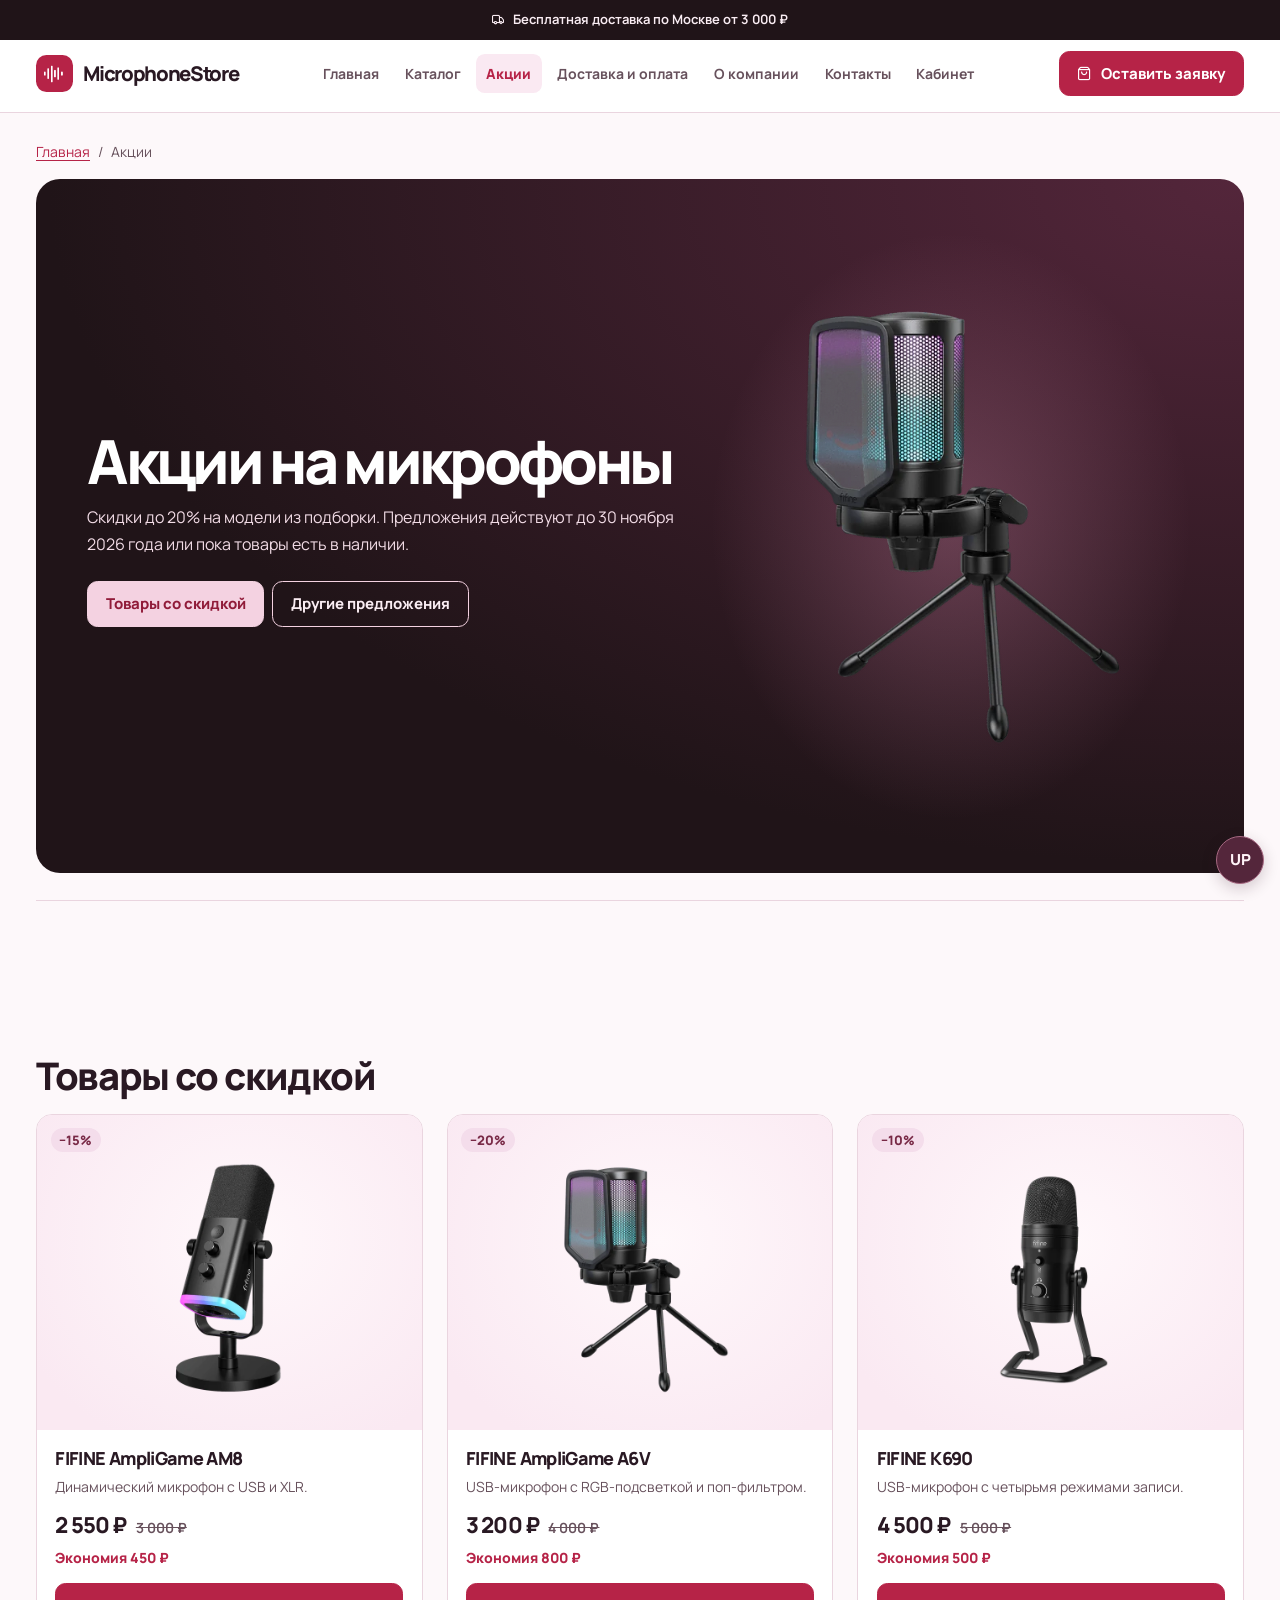
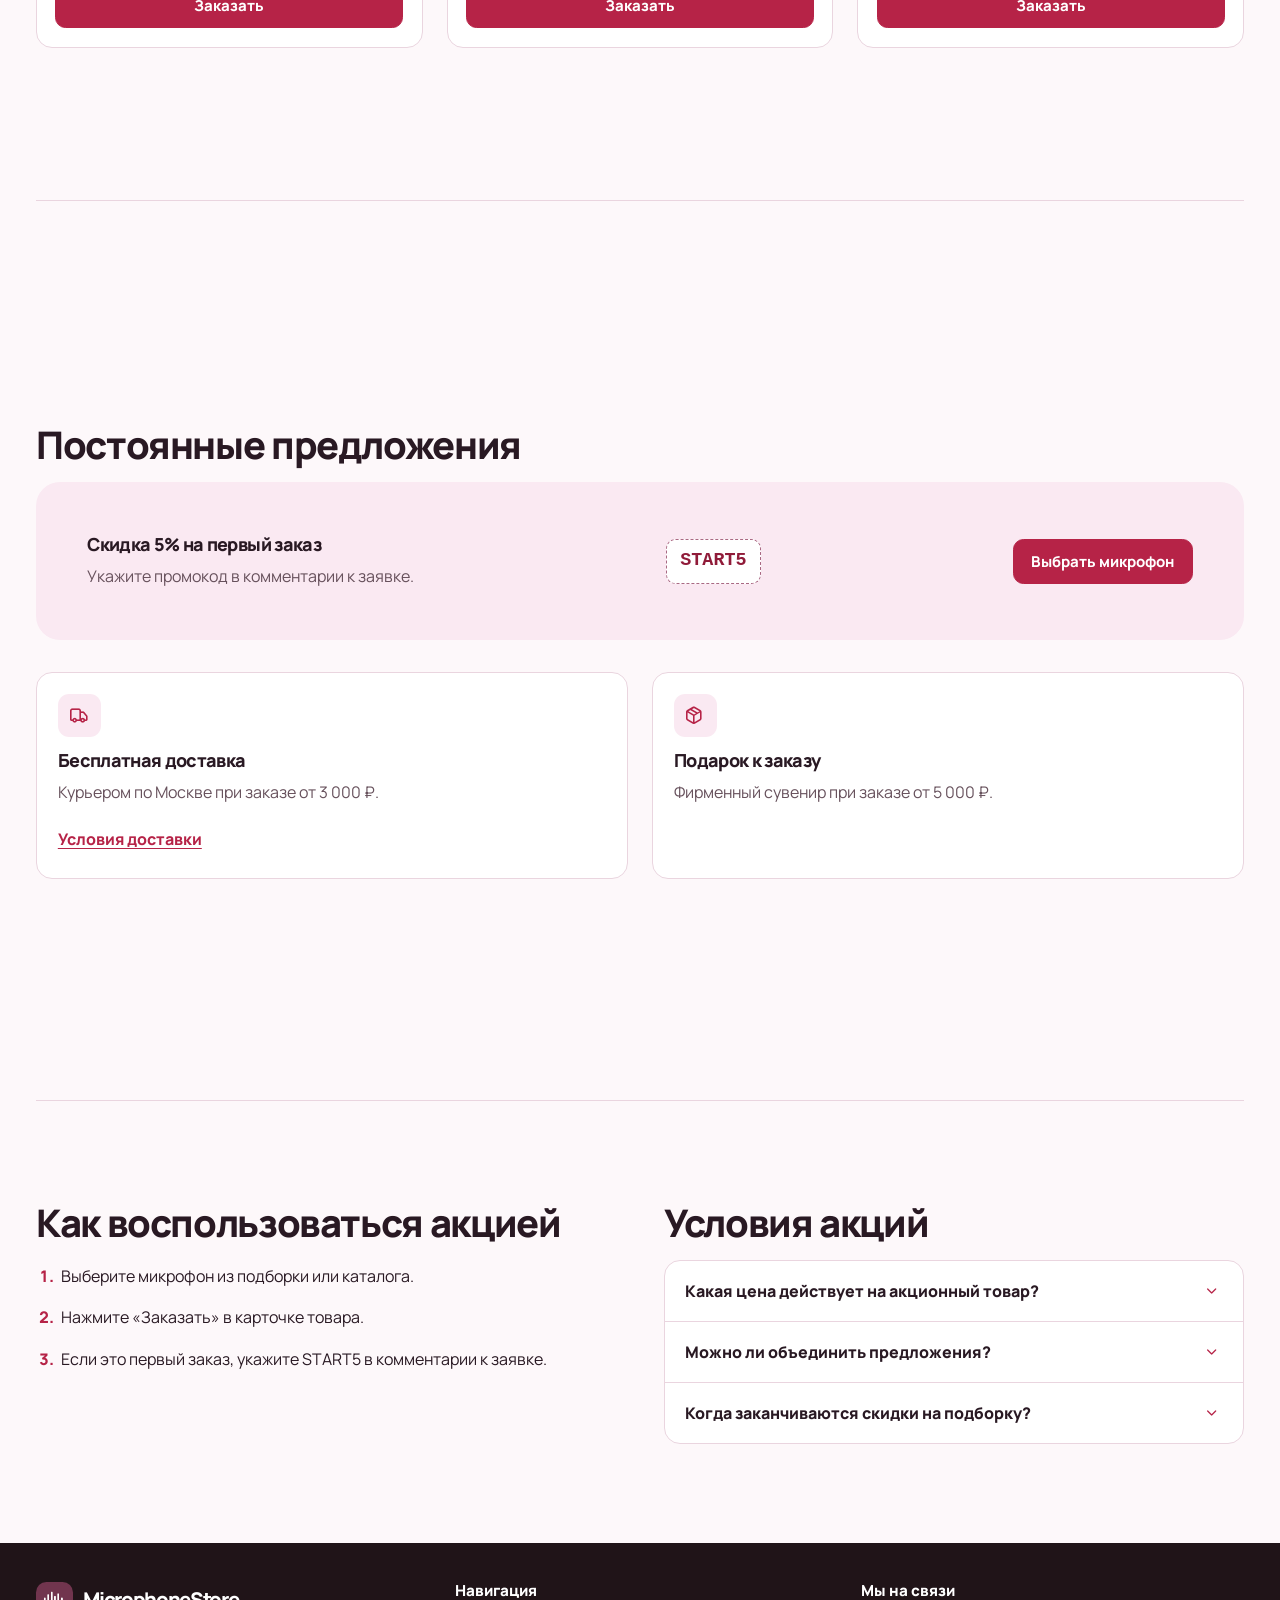
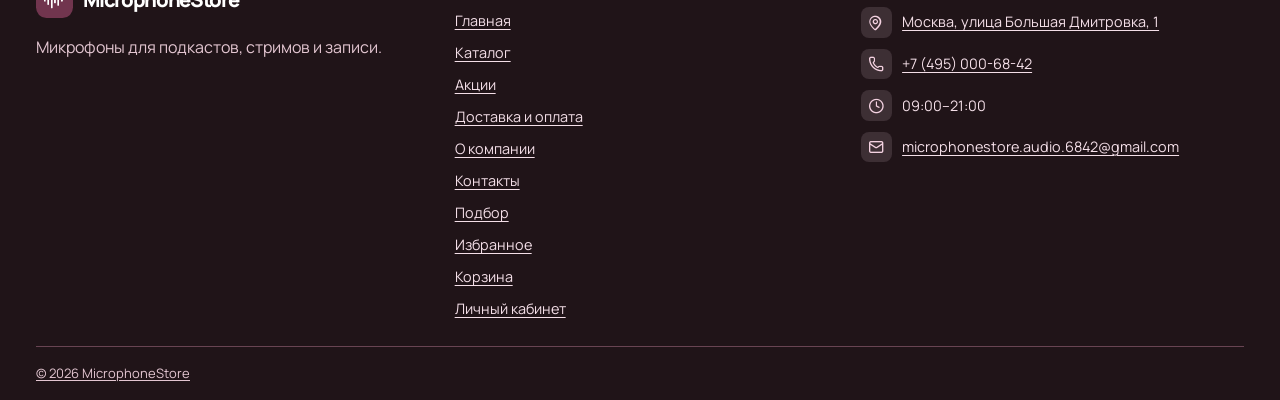
<file: sales.html>
<!doctype html>
<html lang="ru" class="screen-document">

<head>
    <meta charset="utf-8">
    <meta name="viewport" content="width=device-width, initial-scale=1">
    <meta name="description" content="Подборка микрофонов со скидками и условия предложений MicrophoneStore.">
    <meta name="theme-color" content="#202940">
    <meta property="og:type" content="website">
    <meta property="og:title" content="Акции и скидки — MicrophoneStore">
    <meta property="og:description" content="Подборка микрофонов со скидками и условия предложений MicrophoneStore.">
    <title>Акции и скидки — MicrophoneStore</title>
    <link rel="icon" href="images/favicon.png?v=lucide" type="image/png">
    <link rel="stylesheet" href="css/layout.css">
    <link rel="stylesheet" href="css/style.css">
    <script src="js/main.js" defer></script>
    <script src="js/shop.js" defer></script>
</head>

<body class="storefront screen-page" id="top">
    <a class="btn btn-primary position-absolute visually-hidden-focusable skip-link" href="#main">Перейти к содержанию</a>
    <header class="site-header">
        <div class="shop-announcement">
            <a href="delivery.html#delivery"><i class="icon icon-truck" aria-hidden="true"></i>Бесплатная доставка по Москве от 3 000 ₽</a>
        </div>
        <nav class="navbar navbar-expand-xl shop-nav" aria-label="Основная навигация">
            <div class="container">
                <a class="shop-brand navbar-brand" href="index.html">
                    <span class="shop-brand__mark"><i class="icon icon-soundwave" aria-hidden="true"></i></span>
                    <span>MicrophoneStore</span>
                </a>
                <button class="navbar-toggler" type="button" data-disclosure aria-controls="shop-nav" aria-expanded="false" aria-label="Показать меню">
          <i class="icon icon-list" aria-hidden="true"></i>
        </button>
                <div class="collapse navbar-collapse" id="shop-nav">
                    <ul class="navbar-nav mx-xl-auto gap-1">
                        <li class="nav-item"><a class="nav-link" href="index.html">Главная</a></li>
                        <li class="nav-item"><a class="nav-link" href="catalog.html">Каталог</a></li>
                        <li class="nav-item"><a class="nav-link active" href="sales.html" aria-current="page">Акции</a></li>
                        <li class="nav-item"><a class="nav-link" href="delivery.html">Доставка и оплата</a></li>
                        <li class="nav-item"><a class="nav-link" href="about.html">О компании</a></li>
                        <li class="nav-item"><a class="nav-link" href="contacts.html">Контакты</a></li>
                        <li class="nav-item"><a class="nav-link" href="account.html">Кабинет</a></li>
                    </ul>
                    <div class="pt-3 pt-xl-0"><button class="btn btn-primary" type="button" data-order><i class="icon icon-bag" aria-hidden="true"></i>Оставить заявку</button></div>
                </div>
            </div>
        </nav>
    </header>
    <nav class="mobile-nav" aria-label="Быстрый доступ">
        <a class="mobile-nav__link" href="index.html">
            <span class="mobile-nav__icon" aria-hidden="true">
        <i class="icon icon-house"></i>
      </span>
            <span>Главная</span>
        </a>
        <a class="mobile-nav__link" href="catalog.html">
            <span class="mobile-nav__icon" aria-hidden="true">
        <i class="icon icon-layout-grid"></i>
      </span>
            <span>Каталог</span>
        </a>
        <a class="mobile-nav__link" href="favorites.html">
            <span class="mobile-nav__icon" aria-hidden="true">
        <i class="icon icon-heart"></i>
      </span>
            <span>Избранное</span>
        </a>
        <a class="mobile-nav__link" href="cart.html">
            <span class="mobile-nav__icon" aria-hidden="true">
        <i class="icon icon-shopping-cart"></i>
        <span class="mobile-nav__count" data-cart-count hidden></span>
            </span>
            <span>Корзина</span>
        </a>
    </nav>
    <main class="container screen-layout" id="main" tabindex="-1">
        <div class="screen-section sales-intro">
            <nav aria-label="Хлебные крошки">
                <ol class="breadcrumb">
                    <li class="breadcrumb-item"><a href="index.html">Главная</a></li>
                    <li class="breadcrumb-item active" aria-current="page">Акции</li>
                </ol>
            </nav>
            <section class="page-intro promo-panel sales-hero" aria-labelledby="page-title">
                <div>
                    <h1 id="page-title">Акции на микрофоны</h1>
                    <p>Скидки до 20% на модели из подборки. Предложения действуют до <time datetime="2026-11-30">30 ноября 2026 года</time> или пока товары есть в наличии.</p>
                    <div class="d-flex flex-wrap gap-2 mt-4">
                        <a class="btn btn-light" href="#sale-products">Товары со скидкой</a>
                        <a class="btn btn-outline-light" href="#sale-offers">Другие предложения</a>
                    </div>
                </div>
                <div class="sales-hero__media">
                    <img src="images/product-7.webp" alt="" width="600" height="600" fetchpriority="high">
                </div>
            </section>
        </div>

        <section class="screen-section" id="sale-products" aria-labelledby="sale-title">
            <h2 class="mb-3" id="sale-title">Товары со скидкой</h2>
            <div class="row products-grid row-cols-2 row-cols-md-3 g-3 g-lg-4">
                <div class="col" id="product-5" data-price="2550" data-discount data-popular>
                    <article class="card product-card h-100">
                        <div class="product-card__media">
                            <img class="product-card__image" src="images/product-5.webp" alt="Микрофон FIFINE AmpliGame AM8" loading="lazy" decoding="async">
                            <span class="badge rounded-pill product-card__badge"><span class="visually-hidden">Скидка </span>−15%</span>
                        </div>
                        <div class="card-body">
                            <h3 class="product-card__title">FIFINE AmpliGame AM8</h3>
                            <p class="product-card__description">Динамический микрофон с USB и XLR.</p>
                            <p class="product-card__price">
                                <span>2 550 ₽</span>
                                <s class="product-card__old-price"><span class="visually-hidden">Прежняя цена </span>3 000 ₽</s>
                            </p>
                            <p class="sales-saving">Экономия 450 ₽</p>
                            <button class="btn btn-primary product-card__button" type="button" data-order data-product="FIFINE AmpliGame AM8" aria-label="Заказать FIFINE AmpliGame AM8">Заказать</button>
                        </div>
                    </article>
                </div>
                <div class="col" id="product-7" data-price="3200" data-discount data-popular>
                    <article class="card product-card h-100">
                        <div class="product-card__media">
                            <img class="product-card__image" src="images/product-7.webp" alt="Микрофон FIFINE AmpliGame A6V" loading="lazy" decoding="async">
                            <span class="badge rounded-pill product-card__badge"><span class="visually-hidden">Скидка </span>−20%</span>
                        </div>
                        <div class="card-body">
                            <h3 class="product-card__title">FIFINE AmpliGame A6V</h3>
                            <p class="product-card__description">USB-микрофон с RGB-подсветкой и поп-фильтром.</p>
                            <p class="product-card__price">
                                <span>3 200 ₽</span>
                                <s class="product-card__old-price"><span class="visually-hidden">Прежняя цена </span>4 000 ₽</s>
                            </p>
                            <p class="sales-saving">Экономия 800 ₽</p>
                            <button class="btn btn-primary product-card__button" type="button" data-order data-product="FIFINE AmpliGame A6V" aria-label="Заказать FIFINE AmpliGame A6V">Заказать</button>
                        </div>
                    </article>
                </div>
                <div class="col" id="product-9" data-price="4500" data-discount>
                    <article class="card product-card h-100">
                        <div class="product-card__media">
                            <img class="product-card__image" src="images/product-9.webp" alt="Микрофон FIFINE K690" loading="lazy" decoding="async">
                            <span class="badge rounded-pill product-card__badge"><span class="visually-hidden">Скидка </span>−10%</span>
                        </div>
                        <div class="card-body">
                            <h3 class="product-card__title">FIFINE K690</h3>
                            <p class="product-card__description">USB-микрофон с четырьмя режимами записи.</p>
                            <p class="product-card__price">
                                <span>4 500 ₽</span>
                                <s class="product-card__old-price"><span class="visually-hidden">Прежняя цена </span>5 000 ₽</s>
                            </p>
                            <p class="sales-saving">Экономия 500 ₽</p>
                            <button class="btn btn-primary product-card__button" type="button" data-order data-product="FIFINE K690" aria-label="Заказать FIFINE K690">Заказать</button>
                        </div>
                    </article>
                </div>
            </div>
        </section>

        <section class="screen-section" id="sale-offers" aria-labelledby="offers-title">
            <h2 class="mb-3" id="offers-title">Постоянные предложения</h2>
            <div class="help-panel sales-promo">
                <div>
                    <h3>Скидка 5% на первый заказ</h3>
                    <p class="mb-0">Укажите промокод в комментарии к заявке.</p>
                </div>
                <code class="sales-promo__code">START5</code>
                <a class="btn btn-primary" href="catalog.html">Выбрать микрофон</a>
            </div>
            <div class="row row-cols-1 row-cols-md-2 g-3 g-lg-4 mt-2">
                <div class="col">
                    <article class="info-card">
                        <span class="shop-icon"><i class="icon icon-truck" aria-hidden="true"></i></span>
                        <h3>Бесплатная доставка</h3>
                        <p>Курьером по Москве при заказе от 3 000 ₽.</p>
                        <a class="shop-link" href="delivery.html#delivery">Условия доставки</a>
                    </article>
                </div>
                <div class="col">
                    <article class="info-card">
                        <span class="shop-icon"><i class="icon icon-box-seam" aria-hidden="true"></i></span>
                        <h3>Подарок к заказу</h3>
                        <p>Фирменный сувенир при заказе от 5 000 ₽.</p>
                    </article>
                </div>
            </div>
        </section>

        <section class="screen-section" id="sale-conditions" aria-labelledby="conditions-title">
            <div class="row gy-4 gx-lg-5">
                <div class="col-lg-6">
                    <h2 class="mb-3" id="conditions-title">Как воспользоваться акцией</h2>
                    <ol class="steps">
                        <li>Выберите микрофон из подборки или каталога.</li>
                        <li>Нажмите «Заказать» в карточке товара.</li>
                        <li>Если это первый заказ, укажите START5 в комментарии к заявке.</li>
                    </ol>
                </div>
                <section class="col-lg-6" aria-labelledby="sale-faq-title">
                    <h2 class="mb-3" id="sale-faq-title">Условия акций</h2>
                    <div class="faq__list">
                        <details class="faq__item">
                            <summary class="faq__question">Какая цена действует на акционный товар?<i class="icon icon-chevron-down" aria-hidden="true"></i></summary>
                            <div class="faq__answer">
                                <p>Действующая цена указана крупно в карточке. Рядом видны прежняя цена и сумма экономии.</p>
                            </div>
                        </details>
                        <details class="faq__item">
                            <summary class="faq__question">Можно ли объединить предложения?<i class="icon icon-chevron-down" aria-hidden="true"></i></summary>
                            <div class="faq__answer">
                                <p>Предложения применяются по отдельности.</p>
                            </div>
                        </details>
                        <details class="faq__item">
                            <summary class="faq__question">Когда заканчиваются скидки на подборку?<i class="icon icon-chevron-down" aria-hidden="true"></i></summary>
                            <div class="faq__answer">
                                <p>До 30 ноября 2026 года или раньше, если товары закончатся.</p>
                            </div>
                        </details>
                    </div>
                </section>
            </div>
        </section>
    </main>
    <footer class="site-footer" id="contacts">
        <div class="container">
            <div class="row g-4 gx-lg-5">
                <div class="col-lg-4">
                    <a class="shop-brand" href="index.html">
                        <span class="shop-brand__mark"><i class="icon icon-soundwave" aria-hidden="true"></i></span>
                        <span>MicrophoneStore</span>
                    </a>
                    <p class="mt-3 mb-0">Микрофоны для подкастов, стримов и записи.</p>
                </div>

                <div class="col-lg-8">
                    <div class="row g-4">
                        <nav class="col-sm-6" aria-labelledby="footer-nav-title">
                            <h2 id="footer-nav-title">Навигация</h2>
                            <ul class="list-unstyled site-footer__links d-grid mb-0">
                                <li><a href="index.html">Главная</a></li>
                                <li><a href="catalog.html">Каталог</a></li>
                                <li><a href="sales.html" aria-current="page">Акции</a></li>
                                <li><a href="delivery.html">Доставка и оплата</a></li>
                                <li><a href="about.html">О компании</a></li>
                                <li><a href="contacts.html">Контакты</a></li>
                                <li><a href="index.html#choose">Подбор</a></li>
                                <li><a href="favorites.html">Избранное</a></li>
                                <li><a href="cart.html">Корзина</a></li>
                                <li><a href="account.html">Личный кабинет</a></li>
                            </ul>
                        </nav>

                        <section class="col-sm-6" aria-labelledby="footer-contact-title">
                            <h2 id="footer-contact-title">Мы на связи</h2>
                            <address class="mb-0">
                <ul class="list-unstyled site-footer__contacts mb-0">
                  <li>
                    <i class="icon icon-geo-alt site-footer__contact-icon" aria-hidden="true"></i>
                    <a href="https://yandex.ru/maps/?text=%D0%9C%D0%BE%D1%81%D0%BA%D0%B2%D0%B0%2C%20%D1%83%D0%BB%D0%B8%D1%86%D0%B0%20%D0%91%D0%BE%D0%BB%D1%8C%D1%88%D0%B0%D1%8F%20%D0%94%D0%BC%D0%B8%D1%82%D1%80%D0%BE%D0%B2%D0%BA%D0%B0%2C%201">
                      Москва, улица Большая Дмитровка, 1
                    </a>
                  </li>
                  <li>
                    <i class="icon icon-telephone site-footer__contact-icon" aria-hidden="true"></i>
                    <a href="tel:+74950006842">+7 (495) 000-68-42</a>
                  </li>
                  <li>
                    <i class="icon icon-clock site-footer__contact-icon" aria-hidden="true"></i>
                    <span><span class="visually-hidden">Режим работы </span>09:00–21:00</span>
                  </li>
                  <li>
                    <i class="icon icon-envelope site-footer__contact-icon" aria-hidden="true"></i>
                    <a href="mailto:microphonestore.audio.6842@gmail.com">microphonestore.audio.6842@gmail.com</a>
                  </li>
                </ul>
              </address>
                        </section>
                    </div>
                </div>
            </div>

            <div class="site-footer__fine">
                <span>© 2026 MicrophoneStore</span>
            </div>
        </div>
    </footer>
    <a class="page-up" href="#top" id="page-up" aria-label="Вернуться к началу страницы">UP</a>
    <dialog class="order-dialog" id="order-dialog" aria-labelledby="order-dialog-title" aria-describedby="order-dialog-text">
        <form class="modal-content" id="order-form" novalidate>
            <div class="modal-header">
                <div>
                    <h2 class="modal-title" id="order-dialog-title">Оформление заявки</h2>
                    <p class="mb-0 mt-1" id="selected-product-summary" hidden></p>
                </div>
                <button class="btn-close" type="button" data-close-dialog aria-label="Закрыть"></button>
            </div>
            <div class="modal-body">
                <p class="order-dialog__notice" id="order-dialog-text">Демо-форма. Используйте тестовые данные.</p>
                <input type="hidden" id="selected-product" name="selected-product">
                <div class="row g-3">
                    <div class="col-sm-6">
                        <label class="form-label" for="order-name">Имя</label>
                        <input class="form-control" id="order-name" name="name" autocomplete="given-name" minlength="2" required>
                        <div class="invalid-feedback">Укажите имя из двух или более символов.</div>
                    </div>
                    <div class="col-sm-6">
                        <label class="form-label" for="order-email">Электронная почта</label>
                        <input class="form-control" id="order-email" name="email" type="email" autocomplete="email" required>
                        <div class="invalid-feedback">Укажите адрес электронной почты.</div>
                    </div>
                    <div class="col-sm-6">
                        <label class="form-label" for="order-phone">Телефон</label>
                        <input class="form-control" id="order-phone" name="phone" type="tel" inputmode="tel" autocomplete="tel" placeholder="+7 (900) 000-00-00" aria-describedby="order-phone-feedback" required>
                        <div class="invalid-feedback" id="order-phone-feedback">Укажите номер телефона с кодом города или оператора.</div>
                    </div>
                    <div class="col-sm-6">
                        <label class="form-label" for="order-date">Удобная дата связи</label>
                        <input class="form-control" id="order-date" name="date" type="date">
                    </div>
                    <div class="col-12">
                        <label class="form-label" for="order-topic">Тема заявки</label>
                        <select class="form-select" id="order-topic" name="topic" required>
              <option value="">Выберите тему</option>
              <option value="product">Заказ товара</option>
              <option value="consultation">Консультация</option>
              <option value="delivery">Доставка</option>
            </select>
                        <div class="invalid-feedback">Выберите тему заявки.</div>
                    </div>
                    <div class="col-12">
                        <label class="form-label" for="order-comment">Комментарий <span class="fw-normal text-body-secondary">(по желанию)</span></label>
                        <textarea class="form-control" id="order-comment" name="comment" rows="2" maxlength="500"></textarea>
                    </div>
                    <div class="col-12">
                        <div class="form-check">
                            <input class="form-check-input" id="order-agreement" name="agreement" type="checkbox" required>
                            <label class="form-check-label" for="order-agreement">Подтверждаю, что использую тестовые данные</label>
                            <div class="invalid-feedback">Подтвердите использование тестовых данных.</div>
                        </div>
                    </div>
                </div>
            </div>
            <div class="modal-footer">
                <button class="btn btn-outline-primary" type="button" id="close-order-dialog" data-close-dialog>Закрыть</button>
                <button class="btn btn-primary" type="submit" disabled>Проверить заявку</button>
            </div>
        </form>
    </dialog>
    <div class="toast-container position-fixed end-0 p-3" aria-live="polite" aria-atomic="true">
        <div class="toast" id="success-message" role="status" hidden>
            <div class="d-flex align-items-center gap-2">
                <div class="toast-body"><i class="icon icon-check-circle" aria-hidden="true"></i> Демо-заявка прошла проверку.</div>
                <button class="btn-close ms-auto me-3" type="button" data-close-notice aria-label="Закрыть уведомление"></button>
            </div>
        </div>
    </div>
</body>

</html>
</file>
<file: css/layout.css>
/* Базовое оформление и адаптивная раскладка сайта. */

*,
*::before,
*::after {
    box-sizing: border-box;
}

[hidden] {
    display: none !important;
}

body {
    margin: 0;
    font: 400 1rem/1.65 Manrope, system-ui, sans-serif;
    color: var(--ink);
    background: var(--canvas);
}

h1,
h2,
h3,
h4,
h5,
h6 {
    margin: 0 0 .5rem;
}

p,
ul,
ol,
dl,
address {
    margin: 0 0 1rem;
}

ul,
ol {
    padding-inline-start: 2rem;
}

dd {
    margin: 0 0 .5rem;
}

address {
    font-style: normal;
}

a {
    color: var(--accent);
}

a:hover {
    color: var(--accent-hover);
}

img {
    vertical-align: middle;
}

button,
input,
textarea,
select {
    margin: 0;
    font: inherit;
    color: inherit;
}

button:not(:disabled) {
    cursor: pointer;
}

.container {
    width: 100%;
    margin-inline: auto;
    padding-inline: calc(var(--gutter-x, 2rem) / 2);
}

.row {
    display: flex;
    flex-wrap: wrap;
    --gutter-x: 1.5rem;
    --gutter-y: 0px;
    margin-inline: calc(-.5 * var(--gutter-x));
    margin-block-start: calc(-1 * var(--gutter-y));
}

.row>* {
    flex-shrink: 0;
    min-width: 0;
    width: 100%;
    max-width: 100%;
    margin-block-start: var(--gutter-y);
    padding-inline: calc(var(--gutter-x) / 2);
}

.col {
    flex: 1 0 0%;
}

.row-cols-1>*,
.col-12 {
    flex: none;
    width: 100%;
}

.row-cols-2>*,
.col-6 {
    flex: none;
    width: 50%;
}

.row-cols-3>* {
    flex: none;
    width: 33.3333%;
}

.g-2 {
    --gutter-x: .5rem;
    --gutter-y: .5rem;
}

.g-3 {
    --gutter-x: 1rem;
    --gutter-y: 1rem;
}

.g-4 {
    --gutter-x: 1.5rem;
    --gutter-y: 1.5rem;
}

.gx-2 {
    --gutter-x: .5rem;
}

.gy-4 {
    --gutter-y: 1.5rem;
}

.d-flex {
    display: flex !important;
}

.d-grid {
    display: grid !important;
}

.d-block {
    display: block !important;
}

.flex-wrap {
    flex-wrap: wrap !important;
}

.flex-row {
    flex-direction: row !important;
}

.flex-column {
    flex-direction: column !important;
}

.flex-grow-1 {
    flex-grow: 1 !important;
}

.flex-shrink-0 {
    flex-shrink: 0 !important;
}

.align-items-center {
    align-items: center !important;
}

.align-items-start {
    align-items: flex-start !important;
}

.align-items-stretch {
    align-items: stretch !important;
}

.justify-content-between {
    justify-content: space-between !important;
}

.justify-content-center {
    justify-content: center !important;
}

.gap-1 {
    gap: .25rem !important;
}

.gap-2 {
    gap: .5rem !important;
}

.gap-3 {
    gap: 1rem !important;
}

.mb-0 {
    margin-bottom: 0 !important;
}

.mb-2 {
    margin-bottom: .5rem !important;
}

.mb-3 {
    margin-bottom: 1rem !important;
}

.mb-4 {
    margin-bottom: 1.5rem !important;
}

.mt-1 {
    margin-top: .25rem !important;
}

.mt-2 {
    margin-top: .5rem !important;
}

.mt-3 {
    margin-top: 1rem !important;
}

.mt-4 {
    margin-top: 1.5rem !important;
}

.mt-auto {
    margin-top: auto !important;
}

.ms-auto {
    margin-inline-start: auto !important;
}

.me-3 {
    margin-inline-end: 1rem !important;
}

.p-2 {
    padding: .5rem !important;
}

.p-3 {
    padding: 1rem !important;
}

.pt-3 {
    padding-top: 1rem !important;
}

.px-0 {
    padding-inline: 0 !important;
}

.py-3 {
    padding-block: 1rem !important;
}

.py-5 {
    padding-block: 3rem !important;
}

.w-100 {
    width: 100% !important;
}

.h-100 {
    height: 100% !important;
}

.h-auto {
    height: auto !important;
}

.position-absolute {
    position: absolute !important;
}

.position-fixed {
    position: fixed !important;
}

.bottom-0 {
    bottom: 0 !important;
}

.end-0 {
    inset-inline-end: 0 !important;
}

.overflow-hidden {
    overflow: hidden !important;
}

.object-fit-cover {
    object-fit: cover !important;
}

.rounded-4 {
    border-radius: 1rem !important;
}

.rounded-pill {
    border-radius: 100rem !important;
}

.bg-white {
    background: #fff !important;
}

.bg-transparent {
    background: transparent !important;
}

.text-body-secondary {
    color: var(--muted) !important;
}

.text-white {
    color: #fff !important;
}

.text-nowrap {
    white-space: nowrap !important;
}

.text-break {
    overflow-wrap: anywhere !important;
}

.text-decoration-none {
    text-decoration: none !important;
}

.fw-normal {
    font-weight: 400 !important;
}

@media (min-width: 576px) {
    .col-sm-4 {
        flex: none;
        width: 33.3333%;
    }
    .col-sm-6 {
        flex: none;
        width: 50%;
    }
    .col-sm-8 {
        flex: none;
        width: 66.6667%;
    }
    .flex-sm-row {
        flex-direction: row !important;
    }
    .gap-sm-3 {
        gap: 1rem !important;
    }
}

@media (min-width: 768px) {
    .row-cols-md-2>* {
        flex: none;
        width: 50%;
    }
    .row-cols-md-3>* {
        flex: none;
        width: 33.3333%;
    }
    .g-md-3 {
        --gutter-x: 1rem;
        --gutter-y: 1rem;
    }
    .flex-md-row {
        flex-direction: row !important;
    }
    .align-items-md-center {
        align-items: center !important;
    }
    .p-md-3 {
        padding: 1rem !important;
    }
}

@media (min-width: 992px) {
    .row-cols-lg-2>* {
        flex: none;
        width: 50%;
    }
    .row-cols-lg-3>* {
        flex: none;
        width: 33.3333%;
    }
    .row-cols-lg-4>*,
    .col-lg-3 {
        flex: none;
        width: 25%;
    }
    .col-lg-4 {
        flex: none;
        width: 33.3333%;
    }
    .col-lg-5 {
        flex: none;
        width: 41.6667%;
    }
    .col-lg-6 {
        flex: none;
        width: 50%;
    }
    .col-lg-7 {
        flex: none;
        width: 58.3333%;
    }
    .col-lg-8 {
        flex: none;
        width: 66.6667%;
    }
    .col-lg-9 {
        flex: none;
        width: 75%;
    }
    .col-lg-12 {
        flex: none;
        width: 100%;
    }
    .g-lg-4 {
        --gutter-x: 1.5rem;
        --gutter-y: 1.5rem;
    }
    .gx-lg-5 {
        --gutter-x: 3rem;
    }
    .d-lg-none {
        display: none !important;
    }
    .d-lg-block {
        display: block !important;
    }
    .mt-lg-0 {
        margin-top: 0 !important;
    }
    .mx-lg-auto {
        margin-inline: auto !important;
    }
    .pt-lg-0 {
        padding-top: 0 !important;
    }
    .navbar-expand-lg .navbar-toggler {
        display: none !important;
    }
    .navbar-expand-lg .navbar-collapse {
        display: flex !important;
        flex-basis: auto;
        padding-top: 0;
    }
    .navbar-expand-lg .navbar-nav {
        flex-direction: row;
    }
}

@media (min-width: 1200px) {
    .g-xl-4 {
        --gutter-x: 1.5rem;
        --gutter-y: 1.5rem;
    }
    .mx-xl-auto {
        margin-inline: auto !important;
    }
    .pt-xl-0 {
        padding-top: 0 !important;
    }
    .navbar-expand-xl .navbar-collapse {
        display: flex !important;
        flex-basis: auto;
    }
    .navbar-expand-xl .navbar-nav {
        flex-direction: row;
    }
}

.h3 {
    font-size: 1.75rem;
}

.h4 {
    font-size: 1.5rem;
}

.h5 {
    font-size: 1.25rem;
}

.list-unstyled {
    padding-inline-start: 0;
    list-style: none;
}

.list-group {
    display: flex;
    flex-direction: column;
    padding-inline-start: 0;
    border-radius: .6rem;
}

.list-group-item {
    padding: .55rem .9rem;
    border: 1px solid var(--line);
    list-style: none;
}

.list-group-item+.list-group-item {
    border-top: 0;
}

.list-group-flush>.list-group-item {
    border-width: 0 0 1px;
}

.list-group-flush>.list-group-item:last-child {
    border-bottom: 0;
}

.list-group-numbered {
    counter-reset: list;
}

.list-group-numbered>li::before {
    counter-increment: list;
    content: counter(list) ". ";
}

.breadcrumb {
    display: flex;
    flex-wrap: wrap;
    padding: 0;
    list-style: none;
    font-size: var(--breadcrumb-font-size, .875rem);
}

.breadcrumb-item+.breadcrumb-item::before {
    content: "/";
    padding-inline: .5rem;
    color: var(--muted);
}

.breadcrumb-item.active {
    color: var(--muted);
}

.visually-hidden,
.visually-hidden-focusable:not(:focus):not(:focus-within) {
    position: absolute !important;
    width: 1px !important;
    height: 1px !important;
    margin: -1px !important;
    padding: 0 !important;
    overflow: hidden !important;
    clip-path: inset(50%) !important;
    white-space: nowrap !important;
    border: 0 !important;
}

.nav,
.navbar-nav {
    display: flex;
    padding-inline-start: 0;
    margin: 0;
    list-style: none;
}

.navbar-nav {
    flex-direction: column;
}

.navbar {
    padding-block: var(--navbar-padding-y, .7rem);
}

.navbar>.container {
    display: flex;
    flex-wrap: wrap;
    justify-content: space-between;
    align-items: center;
}

.navbar-collapse {
    flex: 1 0 100%;
    align-items: center;
}

.collapse:not(.show) {
    display: none;
}

.nav-link {
    display: block;
    padding: .5rem var(--navbar-nav-link-padding-x, .75rem);
    color: var(--nav-link-color, var(--navbar-color, var(--accent)));
    text-decoration: none;
}

.nav-link:hover {
    color: var(--nav-link-hover-color, var(--navbar-hover-color, var(--accent-hover)));
}

.navbar .nav-link.active {
    color: var(--navbar-active-color, var(--accent));
}

.nav-pills .nav-link.active {
    color: #fff;
}

.nav-pills .nav-link {
    border-radius: var(--nav-pills-border-radius, .6rem);
}

.navbar-toggler {
    background: transparent;
}

.btn {
    padding: var(--btn-padding-y, .7rem) var(--btn-padding-x, 1.1rem);
    border: 1px solid var(--btn-border-color, transparent);
    border-radius: var(--btn-border-radius, .65rem);
    background: var(--btn-bg, transparent);
    color: var(--btn-color, var(--ink));
    font-size: var(--btn-font-size, .9375rem);
    font-weight: var(--btn-font-weight, 750);
    line-height: var(--btn-line-height, 1.4);
    text-align: center;
    text-decoration: none;
    vertical-align: middle;
}

@media (hover: hover) {
    .btn:not(:disabled):hover {
        color: var(--btn-hover-color, var(--btn-color));
        background: var(--btn-hover-bg, var(--btn-bg));
        border-color: var(--btn-hover-border-color, var(--btn-border-color));
    }
}

.btn:not(:disabled):active {
    color: var(--btn-active-color, var(--btn-color));
    background: var(--btn-active-bg, var(--btn-bg));
    border-color: var(--btn-active-border-color, var(--btn-border-color));
}

.btn:disabled {
    opacity: .55;
}

.btn-close {
    display: inline-grid;
    place-items: center;
    width: 2rem;
    height: 2rem;
    flex: 0 0 auto;
    padding: 0;
    border: 0;
    border-radius: .4rem;
    background: transparent;
    color: var(--ink);
    font-size: 1.25rem;
}

.btn-close:hover {
    background: var(--tint);
}

.card {
    display: flex;
    flex-direction: column;
    min-width: 0;
    border: 1px solid var(--card-border-color, var(--line));
    border-radius: var(--card-border-radius, var(--radius));
    background: var(--card-bg, var(--surface));
}

.card-body {
    flex: 1 1 auto;
    padding: 1rem;
}

.badge {
    display: inline-block;
    padding: .35em .65em;
    font-weight: 700;
    line-height: 1;
    white-space: nowrap;
}

.ratio {
    position: relative;
    aspect-ratio: 4 / 3;
}

.ratio>* {
    position: absolute;
    inset: 0;
    width: 100%;
    height: 100%;
}

.form-control,
.form-select {
    display: block;
    width: 100%;
    padding: .48rem .75rem;
    border: 1px solid var(--line);
    color: var(--ink);
}

.form-control:focus,
.form-select:focus {
    outline: none;
}

.form-label {
    display: inline-block;
    margin-bottom: .4rem;
}

.form-check {
    position: relative;
    padding-inline-start: 1.5rem;
}

.form-check-input {
    position: absolute;
    inset-inline-start: 0;
    margin-top: .3em;
    width: 1em;
    height: 1em;
    accent-color: var(--accent);
}

.input-group {
    display: flex;
}

.input-group>.form-control {
    flex: 1 1 auto;
    width: 1%;
    min-width: 0;
    border-start-start-radius: 0;
    border-end-start-radius: 0;
}

.input-group-text {
    display: flex;
    align-items: center;
    padding: .45rem .75rem;
    border: 1px solid var(--line);
    border-inline-end: 0;
    border-start-end-radius: 0;
    border-end-end-radius: 0;
}

.invalid-feedback {
    display: none;
    margin-top: .25rem;
    color: #a53038;
    font-size: .875rem;
}

.was-validated :invalid {
    border-color: #a53038;
}

.was-validated :invalid~.invalid-feedback {
    display: block;
}

.table-responsive {
    overflow-x: auto;
}

.table {
    width: 100%;
    border-collapse: collapse;
    color: var(--table-color, var(--ink));
    background: var(--table-bg, var(--surface));
}

.table th,
.table td {
    text-align: start;
    padding: .5rem;
    border-bottom: 1px solid var(--line);
}

.align-middle {
    vertical-align: middle;
}

.order-dialog {
    width: min(100% - 2rem, 31.25rem);
    max-height: calc(100% - 2rem);
    padding: 0;
    border: 0;
    border-radius: var(--radius);
    background: var(--surface);
    color: var(--ink);
}

.order-dialog::backdrop {
    background: rgb(25 14 22 / 62%);
}

body:has(.order-dialog[open]) {
    overflow: hidden;
}

.modal-header,
.modal-footer {
    display: flex;
    gap: .65rem;
    padding-block: 1rem;
}

.modal-header {
    justify-content: space-between;
    border-bottom: 1px solid var(--line);
}

.modal-footer {
    justify-content: flex-end;
    flex-wrap: wrap;
    border-top: 1px solid var(--line);
}

.modal-body {
    padding-block: 1rem;
}

.toast-container {
    z-index: 1030;
}

.toast {
    width: min(100%, var(--toast-max-width, 22rem));
    border: 1px solid var(--toast-border-color, var(--line));
    border-radius: .7rem;
    color: var(--toast-color, var(--ink));
    background: var(--toast-bg, var(--surface));
    font-size: var(--toast-font-size, .9375rem);
    box-shadow: 0 .35rem 1.15rem rgb(35 17 28 / 14%);
}

.toast-body {
    padding: .75rem;
}
</file>
<file: css/style.css>
@font-face {
    font-family: Manrope;
    src: url("../fonts/manrope-cyrillic.woff2") format("woff2");
    font-style: normal;
    font-weight: 200 800;
    font-display: swap;
    unicode-range: U+0301, U+0400-045F, U+0490-0491, U+04B0-04B1, U+2116;
}

@font-face {
    font-family: Manrope;
    src: url("../fonts/manrope-latin-ext.woff2") format("woff2");
    font-style: normal;
    font-weight: 200 800;
    font-display: swap;
    unicode-range: U+0100-02BA, U+02BD-02C5, U+02C7-02CC, U+02CE-02D7, U+02DD-02FF, U+0304, U+0308, U+0329, U+1D00-1DBF, U+1E00-1E9F, U+1EF2-1EFF, U+2020, U+20A0-20AB, U+20AD-20C0, U+2113, U+2C60-2C7F, U+A720-A7FF;
}

@font-face {
    font-family: Manrope;
    src: url("../fonts/manrope-latin.woff2") format("woff2");
    font-style: normal;
    font-weight: 200 800;
    font-display: swap;
    unicode-range: U+0000-00FF, U+0131, U+0152-0153, U+02BB-02BC, U+02C6, U+02DA, U+02DC, U+0304, U+0308, U+0329, U+2000-206F, U+20AC, U+2122, U+2191, U+2193, U+2212, U+2215, U+FEFF, U+FFFD;
}


/* Interface glyphs from lucide-static 1.77.0. See ../fonts/LICENSE-Lucide.txt. */

@font-face {
    font-family: "Lucide Icons";
    /* Keep the glyphs available when this stylesheet is copied on its own. */
    src: url("[data-uri]") format("woff2"), url("../fonts/lucide-icons.woff2") format("woff2");
    font-style: normal;
    font-weight: 400;
    font-display: block;
}

.icon {
    display: inline-flex;
    align-items: center;
    justify-content: center;
    flex-shrink: 0;
    vertical-align: -.125em;
}

.icon::before,
.btn-close::before {
    display: block;
    font: normal 400 1em/1 "Lucide Icons";
    font-synthesis: none;
    letter-spacing: 0;
    -webkit-font-smoothing: antialiased;
}

.icon-arrow-repeat::before {
    content: "\e148";
}

.icon-bag::before {
    content: "\e15b";
}

.icon-box-seam::before {
    content: "\e129";
}

.icon-cash-coin::before {
    content: "\e052";
}

.icon-chat-dots::before {
    content: "\e565";
}

.icon-check-circle::before {
    content: "\e226";
}

.icon-chevron-down::before {
    content: "\e06d";
}

.icon-clock::before {
    content: "\e087";
}

.icon-credit-card::before {
    content: "\e0aa";
}

.icon-envelope::before {
    content: "\e10f";
}

.icon-geo-alt::before {
    content: "\e111";
}

.icon-heart::before {
    content: "\e0f5";
}

.icon-house::before {
    content: "\e0f8";
}

.icon-layout-grid::before {
    content: "\e104";
}

.icon-list::before {
    content: "\e115";
}

.icon-mic::before {
    content: "\e118";
}

.icon-qr-code::before {
    content: "\e1df";
}

.icon-search::before {
    content: "\e151";
}

.icon-send::before {
    content: "\e152";
}

.icon-shopping-cart::before {
    content: "\e15f";
}

.icon-sliders::before {
    content: "\e29a";
}

.icon-soundwave::before {
    content: "\e55a";
}

.icon-tag::before {
    content: "\e17f";
}

.icon-telephone::before {
    content: "\e133";
}

.icon-truck::before {
    content: "\e194";
}

.icon-users::before {
    content: "\e46e";
}

.btn-close::before {
    content: "\e1b2";
}

:root {
    --ink: #291923;
    --muted: #67515c;
    --accent: #b62347;
    --accent-hover: #901b39;
    --rose: #f4d2e1;
    --line: #ead5df;
    --surface: #fff;
    --tint: #fae9f2;
    --canvas: #fdf8fa;
    --night: #201418;
    --radius: 1rem;
    --panel-radius: 1.5rem;
    --site-nav-height: 6.75rem;
    --page-up-size: 3rem;
    --page-up-offset: 1rem;
    scroll-padding-top: var(--site-nav-height);
}

body {
    min-height: 100vh;
    display: flex;
    flex-direction: column;
}

main {
    flex: 1 0 auto;
}

.container {
    --gutter-x: 2rem;
    max-width: 1280px;
}

@media (min-width: 768px) {
    .container {
        --gutter-x: 3rem;
    }
}

@media (min-width: 1200px) {
    .container {
        --gutter-x: 4.5rem;
    }
}

h1,
h2,
h3,
p {
    overflow-wrap: break-word;
}

h1,
h2,
h3 {
    font-weight: 800;
    letter-spacing: -.036em;
    line-height: 1.17;
}

h2 {
    font-size: clamp(1.65rem, 3vw, 2.375rem);
}

h3 {
    font-size: 1.125rem;
}

p {
    color: var(--muted);
}

:focus-visible {
    outline: 2px solid var(--accent);
    outline-offset: 4px;
}

[id] {
    scroll-margin-top: 1rem;
}

.skip-link {
    top: .75rem;
    left: .75rem;
    z-index: 1100;
}

.btn {
    --btn-padding-x: 1.1rem;
    --btn-padding-y: .7rem;
    --btn-font-size: .9375rem;
    --btn-font-weight: 750;
    --btn-line-height: 1.4;
    --btn-border-radius: .65rem;
    display: inline-flex;
    align-items: center;
    justify-content: center;
    gap: .55rem;
    min-height: 2.75rem;
}

.btn-primary {
    --btn-color: #fff;
    --btn-bg: var(--accent);
    --btn-border-color: var(--accent);
    --btn-hover-color: #fff;
    --btn-hover-bg: var(--accent-hover);
    --btn-hover-border-color: var(--accent-hover);
    --btn-active-color: #fff;
    --btn-active-bg: var(--accent-hover);
    --btn-active-border-color: var(--accent-hover);
}

.btn-outline-primary {
    --btn-color: var(--accent);
    --btn-bg: transparent;
    --btn-border-color: #cf9bad;
    --btn-hover-color: var(--accent-hover);
    --btn-hover-bg: #f9e4ef;
    --btn-hover-border-color: #a96983;
    --btn-active-color: var(--accent-hover);
    --btn-active-bg: #f3d8e5;
    --btn-active-border-color: #a96983;
}

.btn-light {
    --btn-color: var(--ink);
    --btn-bg: var(--rose);
    --btn-border-color: var(--rose);
    --btn-hover-color: var(--ink);
    --btn-hover-bg: #fbe6ef;
    --btn-hover-border-color: #fbe6ef;
    --btn-active-color: var(--ink);
    --btn-active-bg: #e9b3c9;
    --btn-active-border-color: #e9b3c9;
}

.btn-outline-light {
    --btn-color: #faedf3;
    --btn-border-color: var(--rose);
    --btn-hover-color: var(--ink);
    --btn-hover-bg: var(--rose);
    --btn-hover-border-color: var(--rose);
    --btn-active-color: var(--ink);
    --btn-active-bg: #e9b3c9;
    --btn-active-border-color: #e9b3c9;
}

.form-control,
.form-select,
.input-group-text {
    min-height: 2.75rem;
    border-color: #d8b8c7;
    border-radius: .6rem;
    background-color: var(--surface);
}

.form-control:focus,
.form-select:focus,
.form-check-input:focus {
    border-color: #a96380;
    box-shadow: 0 0 0 .2rem rgb(182 35 71 / 14%);
}

.form-check-input:checked {
    background-color: var(--accent);
    border-color: var(--accent);
}

.form-control::placeholder {
    color: #755d6a;
}

.form-label {
    font-size: .9375rem;
    font-weight: 750;
}

.form-text {
    color: var(--muted);
}

.site-header {
    position: sticky;
    top: calc(0px - var(--site-announcement-height, 0px));
    z-index: 1020;
    background: var(--surface);
    border-bottom: 1px solid var(--line);
}

.site-header:has(.shop-announcement :focus-visible) {
    top: 0;
}

.shop-announcement {
    padding: .42rem 1rem;
    background: var(--night);
    text-align: center;
}

.shop-announcement a {
    display: inline-flex;
    align-items: center;
    justify-content: center;
    gap: .5rem;
    color: #faedf3;
    text-decoration: none;
    font-size: .8125rem;
    font-weight: 650;
}

.shop-announcement a:hover {
    text-decoration: underline;
}

.shop-announcement a:focus-visible {
    outline-color: #fff;
}

.shop-nav {
    min-height: 4.5rem;
    --navbar-padding-y: .7rem;
    --navbar-nav-link-padding-x: .68rem;
    --navbar-color: var(--muted);
    --navbar-hover-color: var(--ink);
    --navbar-active-color: var(--accent);
}

.shop-brand {
    display: inline-flex;
    align-items: center;
    gap: .65rem;
    margin-right: 0;
    color: var(--ink);
    font-size: 1.27rem;
    font-weight: 800;
    letter-spacing: -.065em;
    text-decoration: none;
    white-space: nowrap;
}

.shop-brand:hover {
    color: var(--accent-hover);
}

.shop-brand__mark {
    display: grid;
    place-items: center;
    width: 2.3rem;
    height: 2.3rem;
    border-radius: .65rem;
    background: var(--accent);
    color: #fff;
    font-size: 1.25rem;
}

.shop-nav .nav-link {
    border-radius: .55rem;
    font-size: .875rem;
    font-weight: 700;
    white-space: nowrap;
}

.shop-nav .nav-link.active {
    background: var(--tint);
    font-weight: 800;
}

.shop-nav .navbar-toggler {
    display: grid;
    place-items: center;
    min-width: 2.75rem;
    min-height: 2.75rem;
    padding: 0;
    border: 1px solid var(--line);
    border-radius: .65rem;
    color: var(--accent);
    font-size: 1.45rem;
}

@media (min-width: 1200px) {
    .shop-nav .navbar-toggler {
        display: none;
    }
}

@media (max-width: 1199.98px) {
    .shop-nav .navbar-collapse {
        padding-top: .8rem;
    }
    .shop-nav .nav-link {
        padding-inline: .75rem;
    }
}

.mobile-nav {
    display: none;
}

@media (max-width: 767.98px) {
     :root {
        --mobile-nav-height: 4.5rem;
        --page-up-size: 2.75rem;
        --page-up-offset: .75rem;
        scroll-padding-bottom: calc(var(--mobile-nav-height) + env(safe-area-inset-bottom, 0px));
    }
    .storefront {
        padding-bottom: calc(var(--mobile-nav-height) + env(safe-area-inset-bottom, 0px));
    }
    .shop-nav__desktop-link {
        display: none;
    }
    .shop-nav .navbar-collapse.show {
        max-height: 55vh;
        max-height: 55svh;
        overflow-y: auto;
    }
    .mobile-nav {
        position: fixed;
        z-index: 1025;
        inset: auto 0 0;
        display: grid;
        grid-template-columns: repeat(4, minmax(0, 1fr));
        align-items: center;
        gap: .25rem;
        min-height: calc(var(--mobile-nav-height) + env(safe-area-inset-bottom, 0px));
        padding: .375rem max(.5rem, env(safe-area-inset-right, 0px)) calc(.375rem + env(safe-area-inset-bottom, 0px)) max(.5rem, env(safe-area-inset-left, 0px));
        border-top: 1px solid var(--line);
        background: var(--surface);
        box-shadow: 0 -.35rem 1.25rem rgb(52 25 38 / 8%);
    }
    .mobile-nav__link {
        display: flex;
        flex-direction: column;
        align-items: center;
        justify-content: center;
        gap: .25rem;
        min-height: 3.5rem;
        padding: .25rem .125rem;
        border-radius: .7rem;
        color: var(--muted);
        font-size: clamp(.75rem, 3.6vw, .875rem);
        font-weight: 750;
        line-height: 1.2;
        text-align: center;
        text-decoration: none;
    }
    .mobile-nav__link:hover,
    .mobile-nav__link[aria-current="page"] {
        color: var(--accent-hover);
    }
    .mobile-nav__link[aria-current="page"] {
        background: var(--tint);
    }
    .mobile-nav__link:focus-visible {
        outline-offset: -2px;
    }
    .mobile-nav__icon {
        position: relative;
        display: grid;
        width: 1.35rem;
        height: 1.35rem;
        font-size: 1.35rem;
    }
    .mobile-nav__count {
        position: absolute;
        inset: -.35rem auto auto 72%;
        display: grid;
        place-items: center;
        min-width: 1.14rem;
        min-height: 1.14rem;
        padding-inline: .2rem;
        border: 1px solid var(--surface);
        border-radius: 1rem;
        background: var(--accent);
        color: #fff;
        font-size: .6875rem;
        font-weight: 800;
        font-variant-numeric: tabular-nums;
    }
}

.shop-content {
    padding-block: 1.5rem 4rem;
}

.hero {
    position: relative;
    display: flex;
    align-items: center;
    isolation: isolate;
    overflow: hidden;
    min-height: 28.75rem;
    border-radius: var(--panel-radius);
    background: #f3dce7;
}

.hero__photo,
.hero__photo img {
    position: absolute;
    inset: 0;
    width: 100%;
    height: 100%;
}

.hero__photo {
    z-index: -2;
}

.hero__photo img {
    object-fit: contain;
    object-position: right center;
}

.hero__photo img,
.page-intro img[src$="hero-microphone.webp"] {
    filter: hue-rotate(115deg) saturate(.8);
}

.hero::after {
    content: "";
    position: absolute;
    inset: 0;
    z-index: -1;
    background: linear-gradient(90deg, #f3dce7 0%, #f3dce7 28%, rgb(243 220 231 / 82%) 44%, rgb(243 220 231 / 0%) 67%);
}

.hero__body {
    padding: clamp(2rem, 5vw, 4.5rem);
    max-width: 42rem;
}

.hero__category {
    display: inline-flex;
    align-items: center;
    gap: .55rem;
    color: var(--accent-hover);
    font-size: .8125rem;
    font-weight: 800;
    letter-spacing: .105em;
    text-transform: uppercase;
}

.hero__title {
    margin: .8rem 0 1.1rem;
    font-size: clamp(2.65rem, 5.05vw, 4.6rem);
    letter-spacing: -.071em;
    line-height: 1.02;
}

.hero__title>span {
    color: var(--accent);
}

@supports (background-clip: text) or (-webkit-background-clip: text) {
    .hero__title>span {
        background-image: linear-gradient(90deg, #953451, #ce2444);
        -webkit-background-clip: text;
        background-clip: text;
        color: transparent;
    }
}

@media (forced-colors: active) {
    .hero__title>span {
        color: CanvasText;
    }
}

.hero__description {
    max-width: 27rem;
    margin-bottom: 1.55rem;
    color: #59404d;
    font-size: clamp(1rem, 1.5vw, 1.125rem);
}

.hero__actions .btn {
    min-height: 3.05rem;
}

@media (max-width: 767.98px) {
    .hero {
        flex-direction: column;
        align-items: stretch;
        min-height: 0;
    }
    .hero__body {
        order: -1;
        padding: 1.65rem 1.35rem 0;
    }
    .hero__title {
        font-size: clamp(2.25rem, 8vw + .4rem, 3.7rem);
    }
    .hero__description {
        margin-bottom: 1.05rem;
    }
    .hero__photo {
        position: relative;
        display: block;
        height: clamp(12rem, 58vw, 18rem);
        margin-top: .5rem;
        background: linear-gradient(180deg, #f3dce7, #d7adbf);
    }
    .hero__photo img {
        inset: 0 auto auto 50%;
        width: auto;
        max-width: 100%;
        transform: translateX(-50%);
        mask-image: radial-gradient(ellipse 51% 70% at 50% 55%, #000 65%, transparent 98%);
    }
    .hero::after {
        display: none;
    }
}

.shop-perks {
    margin-top: 1.2rem;
    padding: .15rem 1.25rem;
    background: var(--surface);
    border: 1px solid var(--line);
    border-radius: var(--radius);
}

.shop-perks li {
    display: flex;
}

.shop-perks a {
    display: flex;
    align-items: center;
    gap: .8rem;
    width: 100%;
    padding: .9rem .5rem;
    color: var(--ink);
    text-decoration: none;
}

.shop-perks a:hover strong {
    color: var(--accent);
    text-decoration: underline;
}

.shop-perks strong {
    display: block;
    font-size: .925rem;
    font-weight: 800;
}

.shop-perks small {
    display: block;
    color: var(--muted);
    font-size: .875rem;
}

.shop-icon {
    flex: 0 0 auto;
    display: grid;
    place-items: center;
    width: 2.7rem;
    height: 2.7rem;
    border-radius: .7rem;
    color: var(--accent);
    background: var(--tint);
    font-size: 1.2rem;
}

@media (min-width: 768px) {
    .shop-perks li+li {
        border-left: 1px solid var(--line);
    }
    .shop-perks a {
        padding-inline: 0;
    }
}

@media (min-width: 992px) {
    .shop-perks a {
        padding-inline: .65rem;
    }
}

@media (max-width: 767.98px) {
    .shop-perks li+li {
        border-top: 1px solid var(--line);
    }
}

.shop-section {
    margin-top: clamp(2.45rem, 5.2vw, 4.25rem);
}

.shop-section--compact {
    margin-top: clamp(1.8rem, 4.1vw, 3.25rem);
}

.section-heading {
    display: flex;
    flex-wrap: wrap;
    align-items: end;
    justify-content: space-between;
    gap: .65rem 1rem;
    margin-bottom: 1.35rem;
}

.section-heading :is(h2,
p) {
    margin-bottom: 0;
}

.section-heading h2+p {
    margin-top: .35rem;
}

.shop-link {
    display: inline-block;
    padding-block: .3rem;
    font-weight: 800;
    text-underline-offset: .25em;
    text-decoration-thickness: .075em;
}

.product-card {
    --card-border-color: var(--line);
    --card-border-radius: var(--radius);
    --card-bg: var(--surface);
    overflow: hidden;
    transition: border-color .16s ease, box-shadow .16s ease;
}

.product-card:hover {
    border-color: #d4a6b9;
    box-shadow: 0 .5rem 1.25rem rgb(52 25 38 / 6%);
}

.product-card__media {
    position: relative;
    display: grid;
    place-items: center;
    aspect-ratio: 1.22;
    padding: 1.85rem 1.25rem 1.05rem;
    background: radial-gradient(ellipse at 55% 40%, #fff8fb, #fae9f2 85%);
}

.product-card__image {
    position: absolute;
    inset: 12% 12% 8%;
    width: 76%;
    height: 80%;
    object-fit: contain;
}

.product-card__image--blend {
    mix-blend-mode: multiply;
}

.product-card__badge {
    position: absolute;
    z-index: 1;
    top: .85rem;
    left: .85rem;
    padding: .34rem .55rem;
    color: #782946;
    background: #f4ddeb;
    font-size: .8125rem;
    font-weight: 800;
}

.product-card .card-body {
    display: flex;
    flex-direction: column;
    align-items: start;
    padding: 1.15rem;
}

.product-card__title {
    margin-bottom: .35rem;
}

.product-card__description {
    margin-bottom: .85rem;
    font-size: .875rem;
}

.product-card__price {
    display: flex;
    flex-wrap: wrap;
    align-items: baseline;
    gap: .15rem .6rem;
    margin-block: auto .85rem;
    color: var(--ink);
    font-size: 1.375rem;
    font-weight: 800;
    line-height: 1.2;
    letter-spacing: -.04em;
}

.product-card__old-price {
    color: var(--muted);
    font-size: .875rem;
    font-weight: 650;
    letter-spacing: normal;
}

.product-card__button {
    width: 100%;
}

@media (max-width: 767.98px) {
    .products-grid .btn {
        --btn-padding-x: .55rem;
    }
}

@media (max-width: 420px) {
    .product-card .card-body {
        padding: .85rem;
    }
    .product-card__title {
        font-size: .97rem;
    }
    .product-card__price {
        font-size: 1.15rem;
    }
    .product-card__badge {
        top: .5rem;
        left: .5rem;
    }
}

@media (max-width: 359.98px) {
    .products-grid>.col {
        width: 100%;
    }
}

.saved-products {
    display: grid;
    gap: clamp(.85rem, 2vw, 1.25rem);
    margin: 0;
    padding: 0;
    list-style: none;
}

.saved-products--favorites {
    grid-template-columns: repeat(auto-fill, minmax(min(100%, 15rem), 1fr));
}

.saved-product,
.saved-products__empty,
.cart-summary {
    min-width: 0;
    border: 1px solid var(--line);
    border-radius: var(--radius);
    background: var(--surface);
}

.saved-products__empty {
    margin: 0;
    padding: 1.1rem 1.25rem;
}

.saved-product {
    display: flex;
    flex-direction: column;
    gap: .9rem;
    padding: .85rem;
    box-shadow: 0 .35rem 1rem rgb(52 25 38 / 4%);
}

.saved-product__link {
    display: grid;
    grid-template-rows: auto 1fr;
    flex: 1;
    gap: .85rem;
    min-width: 0;
    color: var(--ink);
    text-decoration: none;
}

.saved-product__media {
    position: relative;
    isolation: isolate;
    display: grid;
    place-items: center;
    min-width: 0;
    aspect-ratio: 4 / 3;
    overflow: hidden;
    border-radius: .7rem;
    background: radial-gradient(ellipse at 50% 40%, #fffcfe 10%, #f9eaf2 100%);
}

.saved-product__image {
    position: absolute;
    inset: 9%;
    width: 82%;
    height: 82%;
    object-fit: contain;
    mix-blend-mode: multiply;
}

.saved-product__placeholder {
    color: var(--accent);
    font-size: 1.8rem;
}

.saved-product__details {
    display: flex;
    flex-direction: column;
    gap: .35rem;
    min-width: 0;
}

.saved-product__title {
    margin: 0;
    font-size: 1.075rem;
    letter-spacing: -.025em;
    overflow-wrap: anywhere;
}

.saved-product__link:hover .saved-product__title {
    color: var(--accent);
}

.saved-product__price {
    margin: auto 0 0;
    color: var(--accent);
    font-size: 1.2rem;
    font-weight: 800;
    font-variant-numeric: tabular-nums;
}

.saved-product__unit {
    color: var(--muted);
    font-size: .8rem;
    font-weight: 650;
}

.saved-product__actions {
    display: flex;
    flex-wrap: wrap;
    align-items: flex-end;
    gap: .6rem;
}

.saved-products--favorites .btn-primary {
    flex: 1 1 auto;
}

.saved-product__remove {
    --btn-color: var(--muted);
    --btn-border-color: var(--line);
}

.cart-layout {
    display: grid;
    gap: 1.2rem;
    align-items: start;
}

.saved-products--cart .saved-product__link {
    grid-template-columns: clamp(5.25rem, 11vw, 7.25rem) minmax(0, 1fr);
    grid-template-rows: auto;
    align-items: center;
}

.saved-products--cart .saved-product__media {
    aspect-ratio: 1;
}

.saved-products--cart .saved-product__actions {
    column-gap: .9rem;
}

.saved-product__quantity,
.saved-product__subtotal {
    display: grid;
    gap: .2rem;
    margin: 0;
    color: var(--muted);
    font-size: .8125rem;
    font-weight: 650;
}

.saved-product__quantity input {
    width: 5rem;
    font-size: .95rem;
}

.saved-product__stepper .saved-product__step {
    display: none;
}

@media (max-width: 767.98px) {
    .saved-product__stepper {
        display: flex;
        gap: .25rem;
    }
    .saved-product__stepper .saved-product__step {
        --btn-padding-x: 0;
        --btn-padding-y: 0;
        --btn-font-size: 1.25rem;
        display: inline-flex;
        min-width: 2.75rem;
    }
    .saved-product__stepper input {
        width: 3.25rem;
        padding-inline: .25rem;
        appearance: textfield;
        font-size: 1rem;
        text-align: center;
        font-variant-numeric: tabular-nums;
    }
    .saved-product__stepper input::-webkit-inner-spin-button,
    .saved-product__stepper input::-webkit-outer-spin-button {
        appearance: none;
        margin: 0;
    }
    .saved-products--cart .saved-product__remove {
        margin-inline-start: auto;
    }
}

.saved-product__subtotal strong {
    display: flex;
    align-items: center;
    min-height: 2.75rem;
    color: var(--ink);
    font-size: 1rem;
    font-variant-numeric: tabular-nums;
    white-space: nowrap;
}

.cart-summary {
    padding: clamp(1rem, 3vw, 1.5rem);
    background: linear-gradient(145deg, #fff, #fdf0f7);
}

.cart-summary h2 {
    font-size: 1rem;
    margin-bottom: .15rem;
}

.cart-summary output {
    color: var(--accent);
    font-size: 1.75rem;
    font-weight: 800;
}

@media (min-width: 760px) {
    .saved-products--cart .saved-product {
        display: grid;
        grid-template-columns: minmax(0, 1fr) auto;
        align-items: center;
    }
}

@media (min-width: 1000px) {
    .cart-layout {
        grid-template-columns: minmax(0, 1fr) minmax(15rem, 26%);
    }
}

.promo-panel,
.page-intro,
.help-panel {
    padding: clamp(1.4rem, 4vw, 3.25rem);
    border-radius: var(--panel-radius);
    background: var(--tint);
}

.promo-panel {
    color: #fff;
    background: radial-gradient(ellipse at top right, #54263b, var(--night) 70%);
}

.promo-panel h2,
.promo-panel h1 {
    color: #fff;
}

.promo-panel p {
    color: #f2dce6;
}

.promo-panel .btn-light {
    --btn-color: var(--accent-hover);
    --btn-bg: var(--rose);
    --btn-border-color: var(--rose);
}

.promo-panel .btn:focus-visible {
    outline-color: #fff;
}

.promo-panel__icon {
    display: grid;
    place-items: center;
    width: 4rem;
    height: 4rem;
    color: #faedf4;
    background: rgb(255 255 255 / 10%);
    border: 1px solid rgb(255 255 255 / 25%);
    border-radius: var(--radius);
    font-size: 1.8rem;
}

.page-intro h1 {
    margin-bottom: .5rem;
    font-size: clamp(2rem, 4.9vw, 3.8rem);
    letter-spacing: -.06em;
}

.page-intro p {
    max-width: 42rem;
    margin-bottom: 0;
}

.page-intro p+.btn {
    margin-top: 1.1rem;
}

.breadcrumb {
    --breadcrumb-font-size: .875rem;
    --breadcrumb-margin-bottom: 1rem;
    --breadcrumb-divider-color: var(--muted);
    --breadcrumb-item-active-color: var(--muted);
}

.breadcrumb a {
    text-underline-offset: .2em;
}

.faq__list {
    overflow: hidden;
    border: 1px solid var(--line);
    border-radius: var(--radius);
    background: var(--surface);
}

.faq__item+.faq__item {
    border-top: 1px solid var(--line);
}

.faq__question {
    display: flex;
    align-items: center;
    justify-content: space-between;
    gap: .75rem;
    padding: 1.05rem 1.25rem;
    list-style: none;
    cursor: pointer;
    font-weight: 800;
}

.faq__question::-webkit-details-marker {
    display: none;
}

.faq__question:focus-visible {
    outline-offset: -4px;
}

.faq__question .icon {
    color: var(--accent);
}

.faq__item[open] .icon {
    transform: rotate(180deg);
}

.faq__answer {
    padding: 0 1.25rem 1rem;
}

.faq__answer p {
    margin-bottom: 0;
}

.info-card,
.review,
.stats__item,
.catalog-filters {
    height: 100%;
    padding: 1.3rem;
    border: 1px solid var(--line);
    border-radius: var(--radius);
    background: var(--surface);
}

.info-card :last-child,
.review :last-child {
    margin-bottom: 0;
}

.info-card .shop-icon {
    margin-bottom: .8rem;
}

.info-card a {
    font-weight: 750;
    text-underline-offset: .2em;
}

.review__rating {
    color: #825809;
    font-size: 1.05rem;
    letter-spacing: .1em;
}

.review__star--empty {
    color: #806674;
}

.review__author {
    font-weight: 800;
    color: var(--ink);
}

.review__date {
    font-weight: 500;
}

.stats__value {
    display: block;
    color: var(--accent);
    font-size: 2rem;
    font-weight: 800;
    line-height: 1.2;
}

.stats__label {
    color: var(--muted);
}

.steps {
    padding-left: 1.3rem;
    margin-bottom: 0;
}

.steps li {
    padding: .15rem 0 .8rem .25rem;
}

.steps li::marker {
    color: var(--accent);
    font-weight: 800;
}

.steps p {
    margin-bottom: 0;
}

.form-check-label {
    color: var(--ink);
}

.catalog-filters {
    height: auto;
}

@media (min-width: 992px) {
    .catalog-sidebar {
        position: sticky;
        top: calc(var(--site-nav-height) + 1rem);
    }
}

.catalog-filters legend {
    font-size: .95rem;
    font-weight: 800;
}

.catalog-filters .form-check {
    margin-bottom: .3rem;
}

.catalog-shortcuts {
    display: flex;
    flex-wrap: wrap;
    gap: .5rem;
}

.catalog-filter-toggle {
    background: var(--surface);
}

.catalog-filter-toggle[aria-expanded="true"] {
    background: var(--tint);
}

@media (max-width: 767.98px) {
    .catalog-shortcuts {
        display: none;
    }
}

.catalog-tools {
    padding: .8rem;
    border: 1px solid var(--line);
    border-radius: var(--radius);
    background: var(--surface);
}

.catalog-tools .form-select {
    width: auto;
    max-width: 100%;
}

.catalog-count {
    font-size: .875rem;
}

.catalog-empty {
    padding: 2.2rem 1rem;
    border: 1px dashed #d4a6b9;
    border-radius: var(--radius);
    text-align: center;
    background: var(--surface);
}

.delivery-table {
    border: 1px solid var(--line);
    border-radius: var(--radius);
    background: var(--surface);
}

.delivery-table .table {
    --table-bg: var(--surface);
    --table-color: var(--ink);
    min-width: 34rem;
    margin-bottom: 0;
}

.delivery-table .table> :not(caption)>*>* {
    padding: .95rem;
}

.delivery-table thead th {
    background: var(--tint);
}

.delivery-table tbody th {
    font-weight: 750;
}

.site-footer {
    padding: 2.4rem 0 1rem;
    background: var(--night);
    color: #faedf3;
}

.site-footer .shop-brand,
.site-footer h2,
.site-footer h3 {
    color: #fff;
}

.site-footer .shop-brand__mark {
    background: #71354e;
}

.site-footer p {
    color: #e3c6d1;
}

.site-footer h2,
.site-footer h3 {
    font-size: .95rem;
    letter-spacing: 0;
}

.site-footer a:focus-visible {
    outline-color: #fff;
}

.site-footer a:not(.shop-brand),
.site-footer__fine>span,
.home-footer__bottom>span {
    text-decoration-line: underline;
    text-decoration-thickness: .06em;
    text-underline-offset: .18em;
}

.site-footer__links {
    grid-template-columns: minmax(0, 1fr);
    gap: .35rem;
}

.site-footer__links a {
    color: #f4dfe8;
    font-size: .9rem;
}

.site-footer__links a:hover {
    color: #fff;
}

.site-footer__contacts {
    display: grid;
    gap: .7rem;
}

.site-footer__contacts li {
    display: flex;
    align-items: center;
    gap: .65rem;
    color: #f4dfe8;
    font-size: .9rem;
    line-height: 1.4;
}

.site-footer__contact-icon {
    display: grid;
    place-items: center;
    flex: 0 0 1.9rem;
    height: 1.9rem;
    border-radius: .5rem;
    background: rgb(244 210 225 / 14%);
    color: var(--rose);
    font-size: 1rem;
}

.site-footer__contacts strong {
    color: #fff;
}

.site-footer__contacts li> :is(a,
span) {
    overflow-wrap: anywhere;
}

.site-footer__contacts a {
    color: inherit;
}

.site-footer__contacts a:hover {
    color: #fff;
}

.site-footer__fine {
    margin-top: 1.5rem;
    padding-top: 1rem;
    border-top: 1px solid #684452;
    color: #e3c6d1;
    font-size: .8125rem;
}

@media (max-width: 1319.98px) {
    .site-footer__fine {
        padding-inline-end: var(--page-up-size);
    }
}

.order-dialog .modal-content {
    border: 0;
    border-radius: var(--radius);
    background: var(--surface);
}

.order-dialog .modal-header {
    align-items: start;
}

.order-dialog .modal-title {
    font-size: 1.55rem;
}

.order-dialog .modal-body,
.order-dialog .modal-header,
.order-dialog .modal-footer {
    padding-inline: clamp(1rem, 4vw, 1.5rem);
}

.order-dialog .form-check-input {
    border-color: #a16a82;
}

.order-dialog textarea {
    resize: vertical;
}

.order-dialog__notice {
    padding: .65rem .8rem;
    border-radius: .6rem;
    background: var(--tint);
    font-size: .875rem;
}

.toast-container {
    bottom: calc(var(--page-up-size) + var(--page-up-offset) + var(--mobile-nav-height, 0px) + env(safe-area-inset-bottom, 0px));
}

.toast {
    --toast-max-width: 22rem;
    --toast-bg: var(--surface);
    --toast-color: var(--ink);
    --toast-border-color: var(--line);
    --toast-font-size: .9375rem;
}

.toast-body .icon {
    color: #2d6c52;
}

@media (prefers-reduced-motion: reduce) {
    *,
    *::before,
    *::after {
        scroll-behavior: auto !important;
        transition-duration: 0.01ms !important;
    }
}

:root.screen-document {
    scroll-behavior: smooth;
}

.screen-page {
    --screen-height: 100vh;
    min-height: calc(var(--screen-height) * 4);
}

@supports (height: 100svh) {
    .screen-page {
        --screen-height: 100svh;
    }
}

.screen-layout {
    display: grid;
    grid-template-columns: minmax(0, 1fr);
    grid-template-rows: minmax(max(0px, calc(var(--screen-height) - var(--screen-header-height, 6.75rem))), auto) minmax(var(--screen-height), auto) minmax(var(--screen-height), auto) 1fr;
}

.screen-section {
    min-width: 0;
    display: flex;
    flex-direction: column;
    justify-content: center;
    padding-block: clamp(1.5rem, 4vh, 3.5rem);
}

.screen-section+.screen-section {
    border-top: 1px solid var(--line);
}

.page-up {
    position: fixed;
    z-index: 1030;
    right: calc(var(--page-up-offset) + env(safe-area-inset-right, 0px));
    bottom: calc(var(--page-up-offset) + var(--mobile-nav-height, 0px) + env(safe-area-inset-bottom, 0px));
    display: grid;
    place-items: center;
    width: var(--page-up-size);
    height: var(--page-up-size);
    border: 1px solid #a66982;
    border-radius: 50%;
    background: #54263b;
    color: #fff4f8;
    box-shadow: 0 .3rem .95rem rgb(46 19 33 / 20%);
    font-size: .95rem;
    font-weight: 800;
    text-decoration: none;
}

.page-up:hover {
    background: var(--accent-hover);
    color: #fff;
}

.page-up:focus-visible {
    outline: 2px solid #cf8eaa;
}

@media (max-width: 767.98px) {
    .screen-page {
        min-height: var(--screen-height);
    }
    .screen-layout {
        grid-template-rows: none;
    }
    .screen-section {
        padding-block: clamp(1rem, 2.9vh, 1.65rem);
    }
}

@media (prefers-reduced-motion: reduce) {
     :root.screen-document {
        scroll-behavior: auto;
    }
}

.sales-intro {
    padding-block: clamp(1rem, 3vh, 1.85rem);
}

.sales-hero {
    display: grid;
    flex: 1;
    grid-template-columns: minmax(0, 1.25fr) minmax(0, 1fr);
    align-items: center;
    gap: 1rem;
}

.sales-hero__media {
    position: relative;
    align-self: stretch;
    min-height: clamp(10rem, 32vh, 24rem);
    background: radial-gradient(ellipse at center, #bd7a9860, transparent 70%);
}

.sales-hero__media img {
    position: absolute;
    inset: 0;
    width: 100%;
    height: 100%;
    object-fit: contain;
}

.sales-saving {
    margin: -.35rem 0 .85rem;
    color: var(--accent);
    font-size: .875rem;
    font-weight: 800;
}

.sales-promo {
    display: flex;
    flex-wrap: wrap;
    align-items: center;
    justify-content: space-between;
    gap: .85rem 1.35rem;
}

.sales-promo__code {
    padding: .4rem .85rem;
    border: 1px dashed #a96983;
    border-radius: .6rem;
    background: var(--surface);
    color: var(--accent-hover);
    font-size: 1.15rem;
    font-weight: 800;
    user-select: all;
}

@media (max-width: 575.98px) {
    .sales-hero {
        grid-template-columns: 1fr;
    }
    .sales-hero__media {
        min-height: clamp(9rem, 25vh, 13rem);
    }
}
</file>
<file: css/home.css>
.home-intro {
    padding-block: clamp(1rem, 3vh, 1.85rem);
}

.home-intro .hero {
    flex: 1 0 auto;
}

.home-intro .shop-perks {
    flex-shrink: 0;
}

.home-products .section-heading {
    align-items: center;
}

.home-stats {
    display: grid;
    grid-template-columns: repeat(3, minmax(0, 1fr));
    margin-top: 1.15rem;
    border: 1px solid var(--line);
    border-radius: var(--radius);
    background: var(--surface);
}

.home-stat {
    display: flex;
    align-items: center;
    justify-content: center;
    gap: .8rem;
    padding: .85rem 1rem;
    color: var(--muted);
    font-size: .9375rem;
    font-weight: 700;
    line-height: 1.3;
}

.home-stat+.home-stat {
    border-inline-start: 1px solid var(--line);
}

.home-stat__number {
    color: var(--accent);
    font-size: clamp(1.75rem, 3.5vw, 2.6rem);
    font-weight: 800;
    font-variant-numeric: tabular-nums;
    line-height: 1.1;
}

.home-guide h2 {
    margin-bottom: 1rem;
}

.home-guide__tabs {
    --nav-link-color: var(--accent);
    --nav-link-hover-color: var(--accent-hover);
    --nav-pills-border-radius: .6rem;
    gap: .5rem;
    margin-bottom: .85rem;
}

.home-guide__tabs .nav-link {
    min-height: 2.75rem;
    padding: .5rem .85rem;
    border: 1px solid var(--line);
    background: var(--surface);
    font-size: .9rem;
    font-weight: 750;
}

.home-guide__tabs .nav-link.active {
    border-color: var(--accent);
    background: var(--accent);
}

.guide-card {
    display: grid;
    grid-template-columns: minmax(0, 1.1fr) minmax(0, 1fr);
    min-height: clamp(14rem, 31vh, 20rem);
    overflow: hidden;
    border: 1px solid var(--line);
    border-radius: var(--panel-radius);
    background: var(--tint);
}

.guide-card__body {
    align-self: center;
    padding: clamp(1.15rem, 4.4vw, 3.1rem);
    padding-inline-end: 0;
}

.guide-card h3 {
    font-size: clamp(1.35rem, 3.4vw, 2.55rem);
}

.guide-card p {
    max-width: 29rem;
}

.guide-card__media {
    position: relative;
    min-width: 0;
    margin: .75rem;
    background: radial-gradient(ellipse at center, #fff8fb 0%, transparent 70%);
}

.guide-card__media img {
    position: absolute;
    inset: 0;
    width: 100%;
    height: 100%;
    object-fit: contain;
}

.home-sale {
    margin-top: clamp(.85rem, 2.3vh, 1.55rem);
    padding: clamp(1.05rem, 3.3vw, 2.15rem);
}

.home-sale h3 {
    color: #fff;
    font-size: clamp(1.25rem, 2.7vw, 1.95rem);
}

.home-reviews__note {
    font-size: .875rem;
}

.home-reviews .review {
    display: flex;
    flex-direction: column;
    min-height: 11rem;
}

.home-reviews .review__author {
    margin-top: auto;
}

.home-reviews__controls {
    display: flex;
    align-items: center;
    justify-content: space-between;
    gap: .5rem;
    margin-top: .65rem;
}

.home-footer {
    padding-block: clamp(1.2rem, 3.3vh, 2.6rem) .9rem;
    background: linear-gradient(110deg, #33202a, #181116 78%);
}

.home-footer__top,
.home-footer__bottom {
    display: flex;
    flex-wrap: wrap;
    align-items: center;
    justify-content: space-between;
    gap: .8rem 1.5rem;
}

.home-footer .home-footer__lead {
    margin: .65rem 0 .15rem;
    color: #fff;
    font-weight: 800;
}

.home-footer__description {
    margin: 0;
}

.home-footer__bottom {
    margin-top: clamp(.95rem, 2.4vh, 1.55rem);
    padding: .8rem 3.5rem 0 0;
    border-top: 1px solid #64424f;
    color: #e3c6d1;
    font-size: .875rem;
}

.home-footer__links {
    display: flex;
    flex-wrap: wrap;
    gap: .35rem 1rem;
}

.home-footer__links a {
    color: #f9edf3;
    text-decoration: none;
    text-underline-offset: .22em;
}

.home-footer__links a:hover {
    text-decoration: underline;
}

@media (min-width: 1320px) {
    .home-footer__bottom {
        padding-inline-end: 0;
    }
}

@media (max-width: 767.98px) {
    .home-intro .hero__photo {
        flex: 1 0 auto;
        height: clamp(9rem, 25vh, 14rem);
    }
    .home-intro .shop-perks {
        margin-top: .8rem;
        padding-inline: .7rem;
    }
    .home-intro .shop-perks li+li {
        border-top: 0;
        border-inline-start: 1px solid var(--line);
    }
    .home-intro .shop-perks a {
        flex-direction: column;
        gap: .3rem;
        padding: .65rem 0;
        text-align: center;
    }
    .home-intro .shop-perks strong {
        font-size: .875rem;
        line-height: 1.25;
    }
    .home-intro .shop-perks small {
        display: none;
    }
    .home-intro .shop-icon {
        width: 2.2rem;
        height: 2.2rem;
        font-size: 1.05rem;
    }
    .home-products .product-card__media {
        aspect-ratio: 1.55;
    }
    .home-products .product-card .card-body {
        padding: .75rem;
    }
    .home-products .product-card__description {
        margin-bottom: .55rem;
        line-height: 1.35;
    }
    .home-stat {
        flex-direction: column;
        gap: .25rem;
        padding: .7rem .4rem;
        font-size: .875rem;
        text-align: center;
    }
    .guide-card {
        grid-template-columns: minmax(0, 1.5fr) minmax(0, 1fr);
    }
    .guide-card__media {
        margin: .5rem .5rem .5rem 0;
    }
    .guide-card p,
    .home-sale p {
        font-size: .9375rem;
    }
    .home-sale .promo-panel__icon {
        width: 3rem;
        height: 3rem;
        font-size: 1.35rem;
    }
    .home-help .faq__question {
        padding: .68rem .85rem;
    }
    .home-help .faq__answer {
        padding-inline: .85rem;
    }
    .home-reviews .review {
        min-height: 10rem;
        padding: .9rem;
    }
    .home-footer__description {
        font-size: .9375rem;
    }
}

@media (max-width: 420px) {
    .hero__actions .btn {
        flex: 1 1 100%;
    }
    .home-products .products-grid {
        --gutter-x: .65rem;
        --gutter-y: .65rem;
    }
    .home-guide__tabs {
        gap: .35rem;
    }
    .home-guide__tabs .nav-link {
        padding-inline: .6rem;
    }
    .home-footer__links {
        gap: .3rem .8rem;
    }
}
</file>
